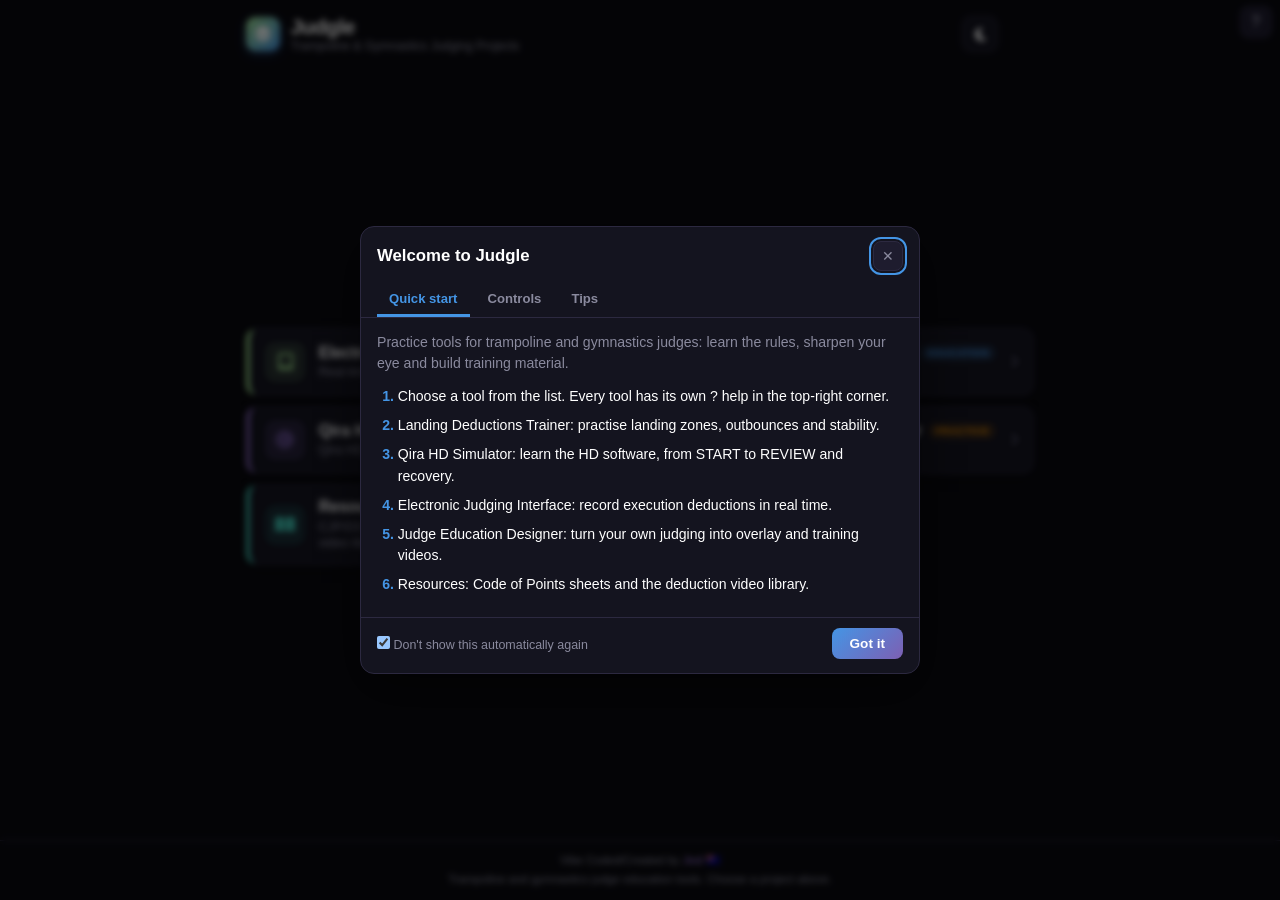
<file: index.html>
<!DOCTYPE html>
<html lang="en">
<head>
<!-- Google tag (gtag.js) -->
<script async src="https://www.googletagmanager.com/gtag/js?id=G-FWWG0H2N09"></script>
<script>
  window.dataLayer = window.dataLayer || [];
  function gtag(){dataLayer.push(arguments);}
  gtag('js', new Date());
  gtag('config', 'G-FWWG0H2N09');
</script>
    <meta charset="UTF-8">
    <meta name="viewport" content="width=device-width, initial-scale=1.0">
    <title>Judgle</title>
  <meta name="jg-footer" content="Trampoline and gymnastics judge education tools. Choose a project above.">
  <meta name="jg-help" content="index">
    <link rel="stylesheet" href="https://cdnjs.cloudflare.com/ajax/libs/font-awesome/6.4.2/css/all.min.css">
    <link rel="apple-touch-icon" sizes="180x180" href="/apple-touch-icon.png">
    <link rel="icon" type="image/png" sizes="32x32" href="/favicon-32x32.png">
    <link rel="icon" type="image/png" sizes="16x16" href="/favicon-16x16.png">
    <link rel="manifest" href="/site.webmanifest">
    <script src="js/theme.js"></script>
    <link rel="stylesheet" href="css/theme.css">
    <link rel="stylesheet" href="css/index.css">
</head>
<body>

    <header>
        <div class="brand">
            <div class="brand-mark" aria-hidden="true">
                <i class="fas fa-layer-group"></i>
            </div>
            <div class="brand-text">
                <h1>Judgle</h1>
                <span>Trampoline &amp; Gymnastics Judging Projects</span>
            </div>
        </div>
        <button class="icon-btn" id="themeToggle" title="Toggle Light/Dark Mode" aria-label="Toggle Light/Dark Mode">
            <i class="fas fa-sun" id="themeIcon"></i>
        </button>
    </header>

    <main>
        <section class="project-grid" id="projectGrid" aria-label="Judging Projects"></section>
    </main>

    <script src="js/judgle-storage.js"></script>
<script src="data/help.js"></script>
<script src="js/judgle-help.js"></script>
<script src="js/index.js"></script>
</body>
</html>
</file>
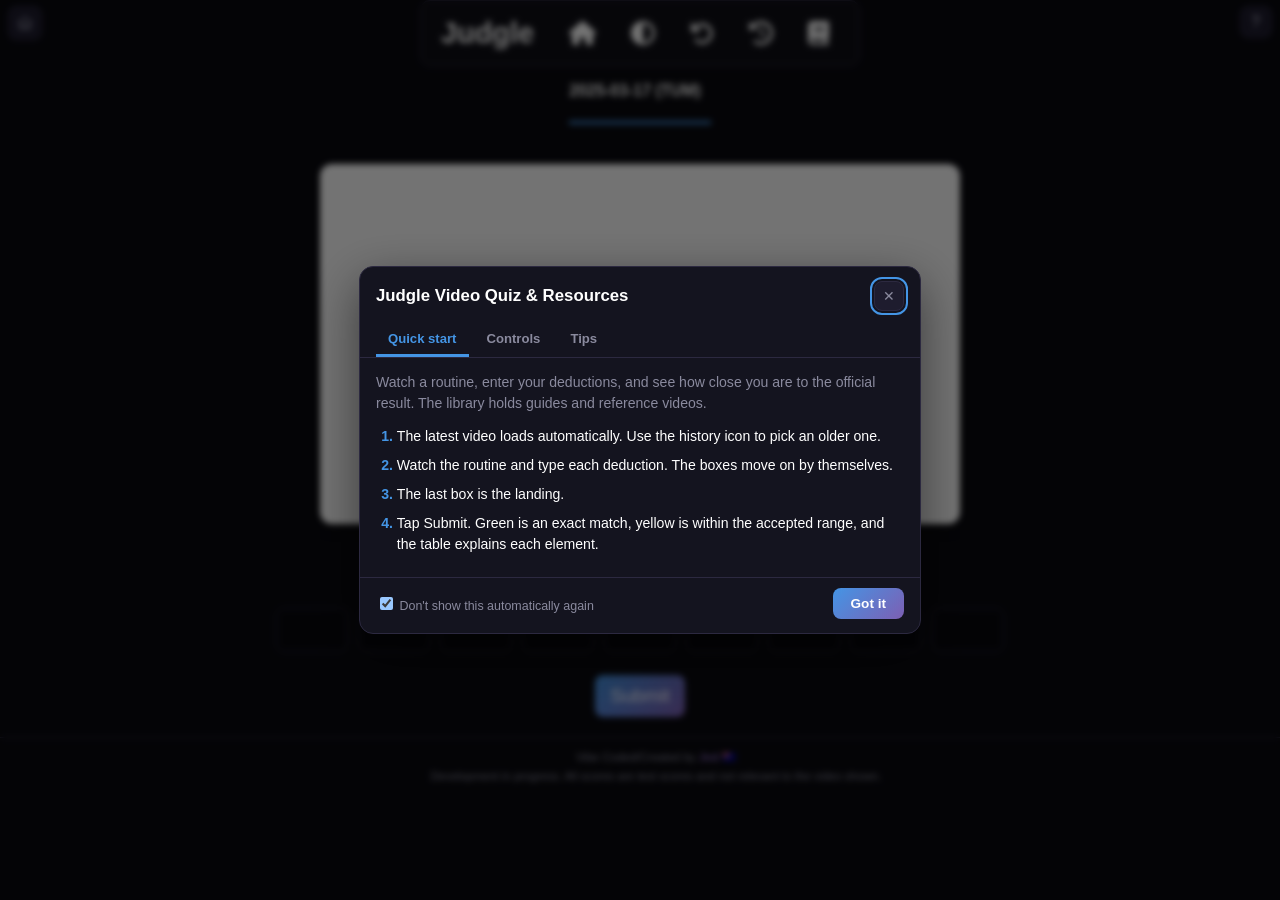
<file: judgle.html>
<!DOCTYPE html>
<html lang="en">
<head>
<!-- Google tag (gtag.js) -->
<script async src="https://www.googletagmanager.com/gtag/js?id=G-FWWG0H2N09"></script>
<script>
  window.dataLayer = window.dataLayer || [];
  function gtag(){dataLayer.push(arguments);}
  gtag('js', new Date());

  gtag('config', 'G-FWWG0H2N09');
</script>
    <meta charset="UTF-8">
    <meta name="viewport" content="width=device-width, initial-scale=1.0">
	<link rel="stylesheet" href="https://cdnjs.cloudflare.com/ajax/libs/font-awesome/6.4.2/css/all.min.css">
	<link rel="apple-touch-icon" sizes="180x180" href="/apple-touch-icon.png">
	<link rel="icon" type="image/png" sizes="32x32" href="/favicon-32x32.png">
	<link rel="icon" type="image/png" sizes="16x16" href="/favicon-16x16.png">
	<link rel="manifest" href="/site.webmanifest">
    <title>Judgle</title>
  <meta name="jg-footer" content="Development in progress. All scores are test scores and not relevant to the video shown.">
  <meta name="jg-help" content="judgle">
    <script src="js/theme.js"></script>
    <link rel="stylesheet" href="css/theme.css">
    <link rel="stylesheet" href="css/judgle.css">
</head>
<body>
	<div class="top-icons">
		 <h1 class="logo">Judgle</h1>

		<i class="fas fa-home home-icon" title="Home - Reset & Return to Quiz" onclick="goHome()"></i>
		<i class="fas fa-adjust mode-toggle" title="Toggle Light/Dark Mode" onclick="toggleMode()"></i>
		<i class="fas fa-undo reset-icon" title="Reset Quiz" onclick="restartQuiz()"></i>
		<i class="fas fa-history history-icon" title="View History" id="historyButton" onclick="toggleVideoHistory()"></i>
		<i class="fas fa-book resource-icon" title="Resource Library" onclick="toggleResourceLibrary()"></i>
	
	</div>

	<!-- Resource Library Section -->
	<div id="resourceLibrary" class="resource-library hidden">
		<div class="resource-header">
			<h2>Resource Library</h2>
			<i class="fas fa-times resource-close-icon" title="Close Resource Library" onclick="toggleResourceLibrary()"></i>
			<!--<button class="share-link-btn" onclick="copyResourceLink()" title="Copy shareable link to resource library">
				<i class="fas fa-share-alt"></i> Share Resource Link
			</button>-->
			<div class="tag-filter-container">
				<span class="filter-label">Filter by tag:</span>
				<div id="tagFilters" class="tag-filters"></div>
				<button class="clear-filters-btn" onclick="clearTagFilters()">Clear Filters</button>
			</div>
		</div>
		<div id="resourceGrid" class="resource-grid"></div>
	</div>

	<!-- Main Content -->
	<div id="mainContent">
		<div class="container">
			<!-- Video Library -->
			<div class="container">
				<div class="video-list">
					<div id="latestVideoContainer">
						
					</div> <!-- Placeholder for the latest video -->

					<!-- Hidden videos (will be shown when clicking "View History") -->
					<div id="hiddenVideos" style="display: none;">
						<div class="video-item" onclick="loadVideo('vid2')">
							<p>TRA 2</p>
						</div>
						<div class="video-item" onclick="loadVideo('vid3')">
							<p>DMT</p>
						</div>
					</div>
				</div>			
			</div>
		</div>
		<div id="warningMessage" class="hidden">Please fill in all deductions before submitting.</div>
		<!-- Video Embed -->
		<div class="video-container" id="videoPlayer">
			<!-- Will load selected video here -->
		</div>
		
		<div class="container">
			<!-- Number Input Section -->
			<div>
				<h3>Enter Your Deductions:</h3>
				<form id="quizForm">
					<div id="inputContainer">
						<!-- Input fields will be dynamically generated here -->
					</div>
					<br>
					<button type="button" id="submitButton" class="button" onclick="checkAnswers()">Submit</button>
				</form>

				<!-- Result Section -->
				<div class="result" id="result"></div>
			</div>

			<!-- Answer Table -->
			<table class="answer-table" id="answerTable" style="display:none;">
				<thead>
					<tr>
						<th>Element</th>
						<th>Your Deduction</th>
						<th>Correct Deduction</th>
						<th>Explanation</th>
					</tr>
				</thead>
				<tbody id="answerTableBody">
					<!-- Answer details will be added dynamically here -->
				</tbody>
			</table>
		</div>
	</div>
    <script src="js/judgle-storage.js"></script>
<script src="data/help.js"></script>
<script src="js/judgle-help.js"></script>
<script src="data/videos.js"></script>
<script src="data/resources.js"></script>
<script src="js/judgle.js"></script>
</body>
</html>
</file>
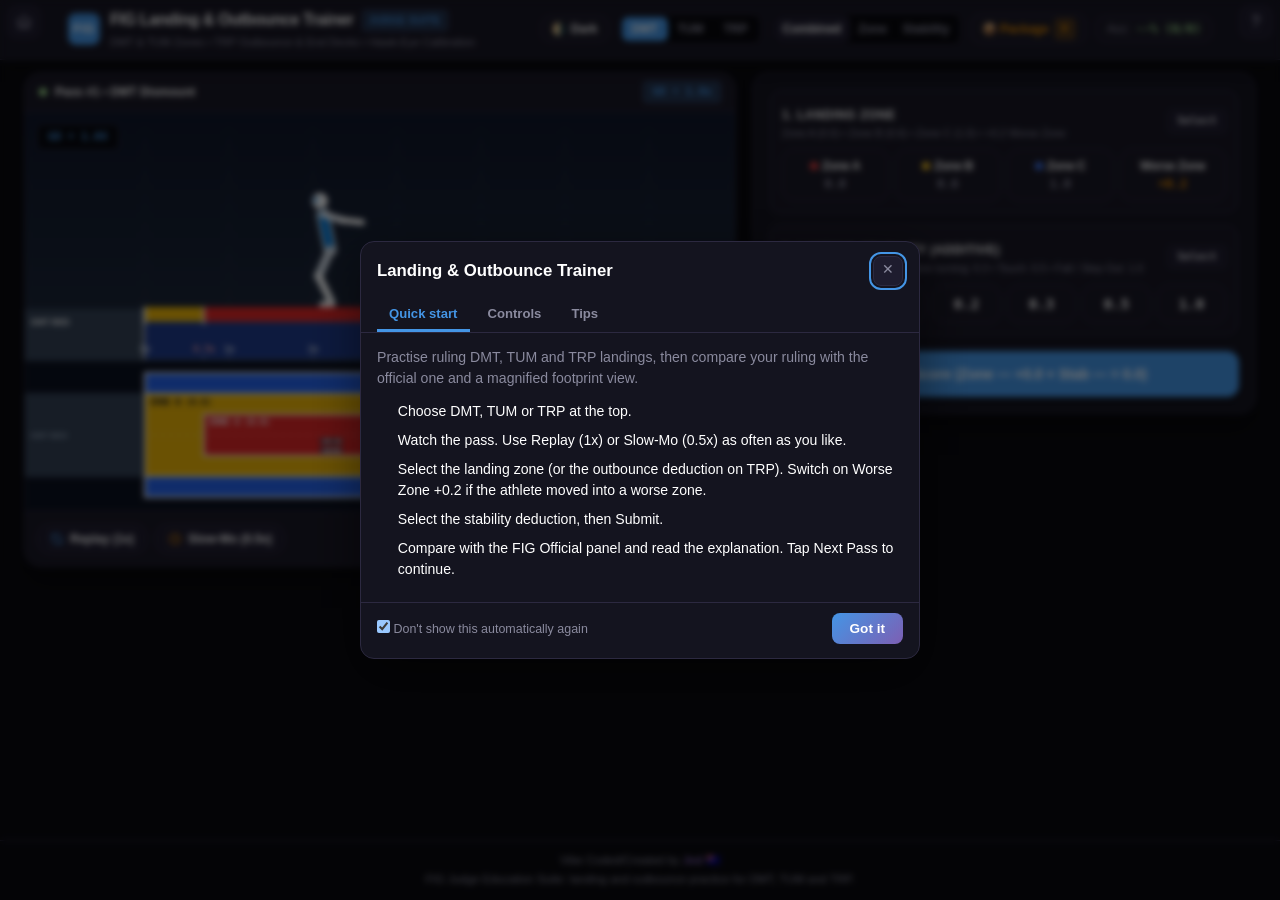
<file: landings.html>
<!DOCTYPE html>
<html lang="en">
<head>
  <meta charset="UTF-8" />
  <meta name="viewport" content="width=device-width, initial-scale=1.0, maximum-scale=1.0, user-scalable=no" />
  <title>FIG Landing &amp; Outbounce Trainer • Judge Suite</title>
  <meta name="jg-footer" content="FIG Judge Education Suite: landing and outbounce practice for DMT, TUM and TRP.">
  <meta name="jg-help" content="landings">
  <script src="js/theme.js"></script>
    <link rel="stylesheet" href="css/theme.css">
    <link rel="stylesheet" href="css/landings.css">
</head>
<body class="min-h-screen flex flex-col font-sans antialiased select-none bg-[#090d16] text-slate-100">

  <!-- TOAST NOTIFICATION BANNER -->
  <div id="toast-banner" class="fixed bottom-4 left-1/2 -translate-x-1/2 z-50 hidden items-center gap-2 px-4 py-2.5 rounded-xl bg-slate-900/95 text-white border border-sky-500/60 shadow-2xl text-xs font-bold backdrop-blur-md">
    <span class="w-2 h-2 rounded-full bg-emerald-400"></span>
    <span id="toast-text">Copied share link to clipboard!</span>
  </div>

  <!-- TOP FIG SUITE HEADER -->
  <header class="bg-[#0f172a]/95 backdrop-blur-md text-white border-b border-slate-800 shadow-lg sticky top-0 z-30">
    <div class="max-w-7xl mx-auto px-3 sm:px-6 py-2 flex flex-wrap items-center justify-between gap-2">
      <div class="flex items-center gap-2.5">
        <div class="w-8 h-8 rounded-lg bg-[#0072ce] flex items-center justify-center font-extrabold text-xs tracking-wider shadow-inner border border-sky-400/30">
          FIG
        </div>
        <div>
          <div class="flex items-center gap-2">
            <h1 class="text-sm sm:text-base font-bold tracking-tight leading-none text-white">FIG Landing &amp; Outbounce Trainer</h1>
            <span class="hidden md:inline-block text-[10px] font-semibold uppercase tracking-wider px-1.5 py-0.5 rounded bg-sky-950/80 text-sky-300 border border-sky-800/70">
              Judge Suite
            </span>
          </div>
          <p class="text-[11px] text-slate-400 mt-0.5 hidden sm:block">DMT &amp; TUM Zones • TRP Outbounce &amp; End Decks • Hawk-Eye Calibration</p>
        </div>
      </div>

      <!-- Controls Cluster: Discipline + Mode + Package Builder + Clean Accuracy Pill -->
      <div class="flex items-center gap-1.5 sm:gap-2.5 flex-wrap">
        <button type="button" data-theme-toggle class="btn-tactile px-2.5 py-1 rounded-lg bg-slate-900 border border-slate-700 text-xs font-bold text-slate-200">Theme</button>
        <div id="disc-switcher" class="inline-flex rounded-lg bg-slate-950 p-0.5 border border-slate-800" role="group" aria-label="Discipline">
          <button id="disc-DMT" type="button" onclick="setDiscipline('DMT')" class="px-2.5 py-1 rounded-md text-xs font-bold transition bg-[#0072ce] text-white shadow-sm">
            DMT
          </button>
          <button id="disc-TUM" type="button" onclick="setDiscipline('TUM')" class="px-2.5 py-1 rounded-md text-xs font-bold transition text-slate-400 hover:text-white">
            TUM
          </button>
          <button id="disc-TRP" type="button" onclick="setDiscipline('TRP')" class="px-2.5 py-1 rounded-md text-xs font-bold transition text-slate-400 hover:text-white">
            TRP
          </button>
        </div>

        <div id="mode-switcher" class="inline-flex rounded-lg bg-slate-950 p-0.5 border border-slate-800" role="group" aria-label="Training Mode">
          <button id="mode-COMBINED" type="button" onclick="setMode('COMBINED')" class="px-2 py-1 rounded-md text-[11px] sm:text-xs font-semibold transition bg-slate-800 text-white border border-slate-700/80">
            Combined
          </button>
          <button id="mode-PRIMARY" type="button" onclick="setMode('PRIMARY')" class="px-2 py-1 rounded-md text-[11px] sm:text-xs font-semibold transition text-slate-400 hover:text-white">
            Zone
          </button>
          <button id="mode-STABILITY" type="button" onclick="setMode('STABILITY')" class="px-2 py-1 rounded-md text-[11px] sm:text-xs font-semibold transition text-slate-400 hover:text-white">
            Stability
          </button>
        </div>

        <!-- Package Builder Drawer Button -->
        <button id="open-pkg-btn" type="button" onclick="togglePackageModal(true)" class="btn-tactile inline-flex items-center gap-1.5 px-2.5 py-1 rounded-lg bg-slate-900 hover:bg-slate-800 border border-slate-700 text-xs font-bold text-amber-300 shadow-xs">
          <span>📦 Package</span>
          <span id="pkg-count-pill" class="font-mono text-[10px] px-1.5 py-0.2 rounded bg-amber-500/20 text-amber-300 border border-amber-500/40">0</span>
        </button>

        <!-- Clean Accuracy Pill (No Streak Icon) -->
        <div class="flex items-center gap-1.5 bg-slate-900 border border-slate-800 px-2.5 py-1 rounded-lg text-xs">
          <span class="text-slate-400 font-medium">Acc:</span>
          <span id="stat-acc" class="font-mono font-bold text-emerald-400">--% (0/0)</span>
        </div>
      </div>
    </div>
  </header>

  <!-- SESSION MODE SUB-BANNER (Active when viewing ?s= Shared Scenario OR ?pkg= Training Package) -->
  <div id="session-banner" class="hidden bg-sky-950/80 border-b border-sky-800/80 text-sky-100">
    <div class="max-w-7xl mx-auto px-3 sm:px-6 py-2 flex flex-wrap items-center justify-between gap-2 text-xs">
      <div class="flex items-center gap-2 flex-wrap">
        <span id="session-badge" class="font-mono text-[10px] font-extrabold uppercase px-2 py-0.5 rounded bg-[#0072ce] text-white">
          SHARED SCENARIO
        </span>
        <span id="session-title" class="font-bold text-white">Reviewing Shared Pass</span>
        <span id="session-coach-note" class="text-sky-200/90 italic hidden sm:inline"></span>
      </div>
      <div class="flex items-center gap-2">
        <button type="button" onclick="exitSpecialSession()" class="px-2.5 py-1 rounded-lg bg-slate-900 hover:bg-slate-800 border border-slate-700 text-[11px] font-bold text-slate-200">
          Return to Random Practice
        </button>
      </div>
    </div>
  </div>

  <!-- MAIN WORKSPACE -->
  <main class="flex-1 max-w-7xl w-full mx-auto px-3 sm:px-6 py-2.5 sm:py-3 grid grid-cols-1 lg:grid-cols-12 gap-3 sm:gap-4 items-start">

    <!-- LEFT COLUMN: DUAL SYNCHRONIZED CANVAS & PLAYBACK TOOLBAR -->
    <section class="lg:col-span-7 bg-[#111827] rounded-2xl shadow-xl border border-slate-800 overflow-hidden flex flex-col">
      <div class="px-3.5 py-2 bg-[#0f172a] border-b border-slate-800 flex items-center justify-between text-xs gap-2">
        <div class="flex items-center gap-2 min-w-0">
          <span id="live-dot" class="w-2 h-2 rounded-full bg-emerald-400 animate-rec shrink-0"></span>
          <span id="scenario-label" class="font-bold text-slate-100 truncate">Pass #1 • DMT Dismount</span>
        </div>
        <div class="flex items-center gap-2 text-[11px] font-medium text-slate-400 shrink-0">
          <span id="playback-status-pill" class="px-2 py-0.5 rounded bg-sky-950/90 text-sky-300 border border-sky-800/70 font-mono font-bold">1.0s</span>
        </div>
      </div>

      <!-- Optional Guided Coach Prompt Banner (Shown inside Package Guided Workshop Mode) -->
      <div id="guided-prompt-bar" class="hidden px-3.5 py-2 bg-amber-950/50 border-b border-amber-800/60 text-xs text-amber-200 flex items-start gap-2">
        <span class="font-extrabold uppercase text-[10px] px-1.5 py-0.5 rounded bg-amber-500/20 text-amber-300 border border-amber-500/40 shrink-0 mt-0.5">Coach Focus</span>
        <span id="guided-prompt-text" class="leading-snug">Watch the landing foot contact and recovery.</span>
      </div>

      <div id="canvas-wrapper" class="relative w-full canvas-shell aspect-[16/10] sm:aspect-[16/9] max-h-[415px]">
        <canvas id="simCanvas" class="w-full h-full block"></canvas>
        <div id="replay-badge" class="hidden absolute top-3 left-3 bg-slate-950/90 backdrop-blur-sm text-sky-300 text-[11px] font-mono font-bold px-2.5 py-1 rounded-md border border-slate-700">
          1.0s
        </div>
      </div>

      <!-- Clean Playback & Capture Toolbar (Replay 1x, Slow-Mo 0.5x, + Package, Share) -->
      <div class="p-2.5 sm:p-3 bg-[#0f172a] border-t border-slate-800 flex flex-wrap items-center justify-between gap-2">
        <div class="flex items-center gap-1.5 sm:gap-2 flex-wrap">
          <button type="button" onclick="replayAnimation(1.0)" title="Shortcut: R" class="btn-tactile inline-flex items-center gap-1.5 px-2.5 sm:px-3 py-1.5 rounded-xl bg-slate-800 border border-slate-700 hover:bg-slate-700 hover:border-slate-600 text-slate-100 text-xs font-bold shadow-xs">
            <svg class="w-3.5 h-3.5 text-sky-400" fill="none" stroke="currentColor" stroke-width="2" viewBox="0 0 24 24"><path stroke-linecap="round" stroke-linejoin="round" d="M4 4v5h.582m15.356 2A8.001 8.001 0 004.582 9m0 0H9m11 11v-5h-.581m0 0a8.003 8.003 0 01-15.357-2m15.357 2H15"/></svg>
            <span>Replay (1x)</span>
          </button>

          <button type="button" onclick="replayAnimation(0.5)" title="Shortcut: S" class="btn-tactile inline-flex items-center gap-1.5 px-2.5 sm:px-3 py-1.5 rounded-xl bg-slate-800 border border-slate-700 hover:bg-slate-700 hover:border-slate-600 text-slate-100 text-xs font-bold shadow-xs">
            <svg class="w-3.5 h-3.5 text-amber-400" fill="none" stroke="currentColor" stroke-width="2" viewBox="0 0 24 24"><circle cx="12" cy="12" r="9"/><path stroke-linecap="round" d="M12 7v5l3 2"/></svg>
            <span>Slow-Mo (0.5x)</span>
          </button>
        </div>
		<!--
        <div class="flex items-center gap-1.5">
          <button type="button" onclick="addCurrentScenarioToPackage()" title="Save this exact pass into your Training Package" class="btn-tactile inline-flex items-center gap-1 px-2.5 py-1.5 rounded-xl bg-slate-800 hover:bg-slate-700 border border-slate-700 text-amber-300 text-[11px] font-bold">
            <span>+ Package</span>
          </button>
          <button type="button" onclick="shareCurrentScenario(false)" title="Copy link to share or query this exact pass" class="btn-tactile inline-flex items-center gap-1 px-2.5 py-1.5 rounded-xl bg-slate-800 hover:bg-slate-700 border border-slate-700 text-sky-300 text-[11px] font-bold">
            <svg class="w-3.5 h-3.5" fill="none" stroke="currentColor" stroke-width="2" viewBox="0 0 24 24"><path stroke-linecap="round" stroke-linejoin="round" d="M8.684 13.342C8.886 12.938 9 12.482 9 12c0-.482-.114-.938-.316-1.342m0 2.684a3 3 0 110-2.684m0 2.684l6.632 3.316m-6.632-6l6.632-3.316m0 0a3 3 0 105.367-2.684 3 3 0 00-5.367 2.684zm0 9.316a3 3 0 105.368 2.684 3 3 0 00-5.368-2.684z"/></svg>
            <span>Share</span>
          </button>
        </div>
		-->
      </div>
    </section>

    <!-- RIGHT COLUMN: COMPACT JUDGING PANEL, HAWK-EYE REVEAL & PACKAGE SCORECARD -->
    <section class="lg:col-span-5 bg-[#111827] rounded-2xl shadow-xl border border-slate-800 p-3 sm:p-4 flex flex-col gap-2.5">

      <!-- JUDGING INPUT FORM -->
      <div id="judging-form" class="flex flex-col gap-2.5">
        <!-- 1A. DMT/TUM Initial Landing Zone + Inline +0.2 Worse Zone Toggle (4-column row) -->
        <div id="zone-input-group" class="bg-[#0f172a]/90 rounded-xl p-2.5 sm:p-3 border border-slate-800 flex flex-col gap-2">
          <div class="flex items-center justify-between gap-2">
            <div>
              <span class="text-xs font-extrabold uppercase tracking-wider text-slate-100">1. Landing Zone</span>
              <p id="zone-rule-hint" class="text-[10.5px] text-slate-400">Zone A (0.0) • Zone B (0.6) • Zone C (1.0) • +0.2 Worse Zone</p>
            </div>
            <span id="selected-zone-badge" class="font-mono text-[11px] font-bold px-2 py-0.5 rounded bg-slate-800 border border-slate-700 text-slate-300 shrink-0">Select</span>
          </div>

          <div id="zone-buttons" class="grid grid-cols-4 gap-1.5"></div>
        </div>

        <!-- 1B. TRP Outbounce Deduction (0.0 or 0.1) -->
        <div id="outbounce-input-group" class="hidden bg-[#0f172a]/90 rounded-xl p-2.5 sm:p-3 border border-slate-800 flex-col gap-2">
          <div class="flex items-center justify-between gap-2">
            <div>
              <span class="text-xs font-extrabold uppercase tracking-wider text-slate-100">1. Outbounce Deduction</span>
              <p id="ob-rule-hint" class="text-[10.5px] text-slate-400">0.0: Clean / &le;1 circle • 0.1: Shape break or 2+ arm circles</p>
            </div>
            <span id="selected-ob-badge" class="font-mono text-[11px] font-bold px-2 py-0.5 rounded bg-slate-800 border border-slate-700 text-slate-300 shrink-0">Select</span>
          </div>
          <div id="outbounce-buttons" class="grid grid-cols-2 gap-2"></div>
        </div>

        <!-- 2. Landing Stability -->
        <div id="stability-input-group" class="bg-[#0f172a]/90 rounded-xl p-2.5 sm:p-3 border border-slate-800">
          <div class="flex items-center justify-between gap-2 mb-2">
            <div>
              <span id="stab-group-title" class="text-xs font-extrabold uppercase tracking-wider text-slate-100">2. Landing Stability (Additive)</span>
              <p id="stab-rule-hint" class="text-[10.5px] text-slate-400">0.1 per move • Unclosed: 0.3 • Touch: 0.5 • Fall / Step Out: 1.0</p>
            </div>
            <span id="selected-stab-badge" class="font-mono text-[11px] font-bold px-2 py-0.5 rounded bg-slate-800 border border-slate-700 text-slate-300 shrink-0">Select</span>
          </div>
          <div id="stability-buttons" class="grid grid-cols-6 gap-1.5"></div>
        </div>

        <!-- Live Total Preview & Submit Action -->
        <div class="pt-1 border-t border-slate-800 flex flex-col gap-1.5">
          <button id="submit-btn" type="button" onclick="submitRuling()" class="btn-tactile w-full py-2.5 sm:py-3 px-4 rounded-xl bg-[#0072ce] hover:bg-sky-600 border border-sky-400/30 text-white font-bold text-xs sm:text-sm shadow-md flex items-center justify-center gap-2">
            <span id="submit-btn-label">Submit Score (Zone — +0.0 + Stab — = 0.0)</span>
          </button>
        </div>
        <p id="validation-msg" class="hidden text-xs font-semibold text-rose-400 text-center -mt-1">
          Please select required deduction(s) before submitting.
        </p>
      </div>

      <!-- HAWK-EYE REVEAL & OFFICIAL BREAKDOWN -->
      <div id="result-panel" class="hidden flex-col gap-2.5">
        <div id="result-banner" class="rounded-xl p-3 border flex items-center justify-between">
          <div class="flex items-center gap-2.5">
            <div id="result-icon" class="w-8 h-8 rounded-lg flex items-center justify-center font-extrabold text-white text-sm">✓</div>
            <div>
              <div id="result-title" class="text-sm font-extrabold">Exact FIG Ruling!</div>
              <div id="result-subtitle" class="text-xs opacity-90">Spot-on FIG panel ruling</div>
            </div>
          </div>
          <div class="text-right font-mono">
            <div class="text-[10px] uppercase font-bold opacity-75">Official</div>
            <div id="official-total-pill" class="text-lg font-extrabold">0.0</div>
          </div>
        </div>

        <div class="grid grid-cols-2 gap-2 text-xs">
          <div class="bg-[#0f172a] rounded-xl p-2.5 border border-slate-800">
            <div class="text-[10px] font-bold uppercase tracking-wider text-slate-400 mb-1">Your Ruling</div>
            <div class="flex justify-between items-center py-0.5">
              <span id="res-row1-lbl-u" class="text-slate-300">Initial Zone:</span>
              <span id="user-zone-val" class="font-mono font-bold px-1.5 rounded">0.0</span>
            </div>
            <div id="res-row2-wrap-u" class="flex justify-between items-center py-0.5">
              <span class="text-slate-300">Zone Change:</span>
              <span id="user-zchange-val" class="font-mono font-bold px-1.5 rounded">+0.0</span>
            </div>
            <div class="flex justify-between items-center py-0.5">
              <span class="text-slate-300">Stability:</span>
              <span id="user-stab-val" class="font-mono font-bold px-1.5 rounded">0.0</span>
            </div>
            <div class="flex justify-between items-center pt-1 mt-1 border-t border-slate-800 font-bold text-white">
              <span>Total:</span>
              <span id="user-tot-val" class="font-mono">0.0</span>
            </div>
          </div>

          <div class="bg-slate-950 text-white rounded-xl p-2.5 border border-sky-900/60">
            <div class="text-[10px] font-bold uppercase tracking-wider text-sky-400 mb-1">FIG Official</div>
            <div class="flex justify-between items-center py-0.5">
              <span id="res-row1-lbl-o" class="text-slate-300">Initial Zone:</span>
              <span id="off-zone-val" class="font-mono font-bold text-emerald-400">0.0</span>
            </div>
            <div id="res-row2-wrap-o" class="flex justify-between items-center py-0.5">
              <span class="text-slate-300">Zone Change:</span>
              <span id="off-zchange-val" class="font-mono font-bold text-sky-300">+0.0</span>
            </div>
            <div class="flex justify-between items-center py-0.5">
              <span class="text-slate-300">Stability:</span>
              <span id="off-stab-val" class="font-mono font-bold text-amber-400">0.0</span>
            </div>
            <div class="flex justify-between items-center pt-1 mt-1 border-t border-slate-800 font-bold">
              <span>Total:</span>
              <span id="off-tot-val" class="font-mono text-sky-300">0.0</span>
            </div>
          </div>
        </div>

        <div class="bg-sky-950/40 border border-sky-800/70 rounded-xl p-3 text-xs text-slate-200 space-y-1">
          <div class="flex items-center justify-between gap-2">
            <span class="font-extrabold text-sky-400 uppercase tracking-wider text-[11px]">Ruling Breakdown &amp; Coaching Note</span>
            <span id="var-clearance-badge" class="font-mono text-[10px] font-bold px-2 py-0.5 rounded bg-slate-900 border border-sky-800/70 text-sky-200">
              Zone A • Stick
            </span>
          </div>
          <p id="rule-explanation" class="text-slate-300 leading-relaxed text-[11.5px]">
            Clean landing inside Zone A with 2 feet together.
          </p>
        </div>

        <!-- Primary Navigation Row: Next Pass (or Replay Pass alongside Return to Random Practice in Shared Mode) -->
        <div id="result-bottom-actions" class="grid grid-cols-1 gap-2">
          <button id="next-landing-btn" type="button" onclick="nextScenario()" title="Shortcut: Enter or Space" class="btn-tactile w-full py-2.5 sm:py-3 px-4 rounded-xl bg-[#009a44] hover:bg-emerald-600 border border-emerald-400/30 text-white font-bold text-sm shadow-md flex items-center justify-center gap-2">
            <span id="next-landing-label">Next Pass</span>
            <span id="next-landing-arrow">&rarr;</span>
          </button>

          <button id="bottom-random-btn" type="button" onclick="exitSpecialSession()" class="hidden btn-tactile w-full py-2.5 sm:py-3 px-4 rounded-xl bg-[#0072ce] hover:bg-sky-600 border border-sky-400/30 text-white font-bold text-sm shadow-md items-center justify-center gap-1.5">
            <span>Return to Random Practice</span>
          </button>
        </div>

        <!-- Secondary Bottom Row: Side-by-Side Share Scenario + Add to Package -->
        <div class="grid grid-cols-2 gap-2">
          <button id="result-share-btn" type="button" onclick="shareCurrentScenario(true)" class="btn-tactile py-2 px-3 rounded-xl bg-slate-900 hover:bg-slate-800 border border-sky-700/60 text-sky-200 text-xs font-bold flex items-center justify-center gap-1.5">
            <svg class="w-3.5 h-3.5 text-sky-400 shrink-0" fill="none" stroke="currentColor" stroke-width="2" viewBox="0 0 24 24"><path stroke-linecap="round" stroke-linejoin="round" d="M8.684 13.342C8.886 12.938 9 12.482 9 12c0-.482-.114-.938-.316-1.342m0 2.684a3 3 0 110-2.684m0 2.684l6.632 3.316m-6.632-6l6.632-3.316m0 0a3 3 0 105.367-2.684 3 3 0 00-5.367 2.684zm0 9.316a3 3 0 105.368 2.684 3 3 0 00-5.368-2.684z"/></svg>
            <span>Share Scenario</span>
          </button>

          <button id="result-add-pkg-btn" type="button" onclick="addCurrentScenarioToPackage()" class="btn-tactile py-2 px-3 rounded-xl bg-slate-900 hover:bg-slate-800 border border-amber-600/50 text-amber-300 text-xs font-bold flex items-center justify-center gap-1.5">
            <span>+ Add to Package</span>
          </button>
        </div>
      </div>

      <!-- PACKAGE COMPLETION SUMMARY SCORECARD -->
      <div id="package-summary-panel" class="hidden flex-col gap-3">
        <div class="rounded-xl p-3.5 bg-emerald-950/50 border border-emerald-700/70 flex items-center justify-between">
          <div>
            <div class="text-[10px] font-extrabold uppercase tracking-wider text-emerald-400">Training Package Complete</div>
            <div id="pkg-sum-title" class="text-sm sm:text-base font-extrabold text-white mt-0.5">Workshop Drill</div>
          </div>
          <div class="text-right font-mono">
            <div class="text-[10px] uppercase text-slate-400">Exact Score</div>
            <div id="pkg-sum-score" class="text-xl font-extrabold text-emerald-400">0 / 0</div>
          </div>
        </div>

        <div id="pkg-sum-list" class="max-h-[260px] overflow-y-auto space-y-1.5 pr-1 text-xs"></div>

        <div class="grid grid-cols-2 gap-2 pt-1">
          <button type="button" onclick="restartActivePackage()" class="btn-tactile py-2.5 px-3 rounded-xl bg-slate-800 hover:bg-slate-700 border border-slate-700 text-white text-xs font-bold">
            Restart Package
          </button>
          <button type="button" onclick="exitSpecialSession()" class="btn-tactile py-2.5 px-3 rounded-xl bg-[#0072ce] hover:bg-sky-600 border border-sky-400/30 text-white text-xs font-bold">
            Return to Random Practice
          </button>
        </div>
      </div>

    </section>
  </main>

  <!-- DELIBERATE TRAINING PACKAGE BUILDER MODAL -->
  <div id="package-modal" class="fixed inset-0 z-40 hidden items-center justify-center bg-black/75 backdrop-blur-xs p-3 sm:p-6">
    <div class="bg-[#111827] border border-slate-700 rounded-2xl shadow-2xl max-w-3xl w-full max-h-[90vh] flex flex-col overflow-hidden">
      <!-- Modal Header -->
      <div class="px-4 py-3 bg-[#0f172a] border-b border-slate-800 flex items-center justify-between gap-2">
        <div class="flex items-center gap-2">
          <span class="text-base">📦</span>
          <div>
            <h2 class="text-sm sm:text-base font-extrabold text-white leading-tight">Deliberate Training Package Builder</h2>
            <p class="text-[11px] text-slate-400">Curate specific DMT, TUM &amp; TRP passes, annotate coaching notes, and share a playlist link</p>
          </div>
        </div>
        <button type="button" onclick="togglePackageModal(false)" class="w-8 h-8 rounded-lg bg-slate-800 hover:bg-slate-700 text-slate-300 font-bold text-sm flex items-center justify-center">
          ✕
        </button>
      </div>

      <!-- Modal Body -->
      <div class="p-4 overflow-y-auto space-y-4 text-xs">
        <!-- Package Metadata & Mode Toggle -->
        <div class="grid grid-cols-1 sm:grid-cols-12 gap-2.5 bg-[#0f172a] p-3 rounded-xl border border-slate-800">
          <div class="sm:col-span-7">
            <label class="block text-[10px] font-extrabold uppercase tracking-wider text-slate-400 mb-1">Package Title</label>
            <input id="pkg-title-input" type="text" value="FIG Judging Calibration Drill" oninput="updatePackageMeta()" class="w-full px-3 py-1.5 rounded-lg bg-slate-950 border border-slate-700 text-white text-xs font-semibold focus:outline-none focus:border-sky-500" placeholder="e.g. Advanced DMT Edge Cases" />
          </div>
          <div class="sm:col-span-5">
            <label class="block text-[10px] font-extrabold uppercase tracking-wider text-slate-400 mb-1">Delivery Mode</label>
            <div class="grid grid-cols-2 gap-1 bg-slate-950 p-0.5 rounded-lg border border-slate-800">
              <button id="pkg-delivery-guided" type="button" onclick="setPackageDelivery('GUIDED')" class="py-1 px-2 rounded-md text-[11px] font-bold bg-[#0072ce] text-white">
                Guided (Notes)
              </button>
              <button id="pkg-delivery-exam" type="button" onclick="setPackageDelivery('EXAM')" class="py-1 px-2 rounded-md text-[11px] font-bold text-slate-400 hover:text-white">
                Assessment
              </button>
            </div>
          </div>
        </div>

        <!-- Quick-Add Curated Deliberate Presets -->
        <div class="space-y-2">
          <div class="flex items-center justify-between">
            <span class="text-[11px] font-extrabold uppercase tracking-wider text-sky-400">Add Deliberate Teaching Archetype</span>
            <button type="button" onclick="addCurrentScenarioToPackage(true)" class="px-2.5 py-1 rounded-lg bg-amber-500/20 hover:bg-amber-500/30 border border-amber-500/50 text-amber-300 text-[11px] font-bold">
              + Capture Active Canvas Pass
            </button>
          </div>
          <div id="preset-grid" class="grid grid-cols-1 sm:grid-cols-2 gap-1.5"></div>
        </div>

        <!-- Curated Playlist Items -->
        <div class="space-y-2">
          <div class="flex items-center justify-between">
            <span class="text-[11px] font-extrabold uppercase tracking-wider text-slate-300">Package Playlist (<span id="pkg-modal-count">0</span> Passes)</span>
            <button type="button" onclick="clearPackageItems()" class="text-[11px] font-semibold text-rose-400 hover:text-rose-300">
              Clear All
            </button>
          </div>
          <div id="pkg-items-list" class="space-y-2"></div>
        </div>
      </div>

      <!-- Modal Footer Actions -->
      <div class="px-4 py-3 bg-[#0f172a] border-t border-slate-800 flex flex-wrap items-center justify-between gap-2">
        <button type="button" onclick="copyPackageShareLink()" class="btn-tactile inline-flex items-center gap-1.5 px-3.5 py-2 rounded-xl bg-slate-800 hover:bg-slate-700 border border-sky-600/60 text-sky-300 text-xs font-bold">
          <svg class="w-3.5 h-3.5" fill="none" stroke="currentColor" stroke-width="2" viewBox="0 0 24 24"><path stroke-linecap="round" stroke-linejoin="round" d="M8.684 13.342C8.886 12.938 9 12.482 9 12c0-.482-.114-.938-.316-1.342m0 2.684a3 3 0 110-2.684m0 2.684l6.632 3.316m-6.632-6l6.632-3.316m0 0a3 3 0 105.367-2.684 3 3 0 00-5.367 2.684zm0 9.316a3 3 0 105.368 2.684 3 3 0 00-5.368-2.684z"/></svg>
          <span>Copy Shareable Package Link (?pkg=...)</span>
        </button>

        <button type="button" onclick="launchPackageSession()" class="btn-tactile inline-flex items-center gap-1.5 px-4 py-2 rounded-xl bg-[#009a44] hover:bg-emerald-600 border border-emerald-400/30 text-white text-xs font-bold shadow-md">
          <span>▶ Run Package Now</span>
        </button>
      </div>
    </div>
  </div>

  <script src="js/judgle-rules.js"></script>
<script src="js/judgle-storage.js"></script>
<script src="data/help.js"></script>
<script src="js/judgle-help.js"></script>
<script src="js/landings.js"></script>
</body>
</html>
</file>
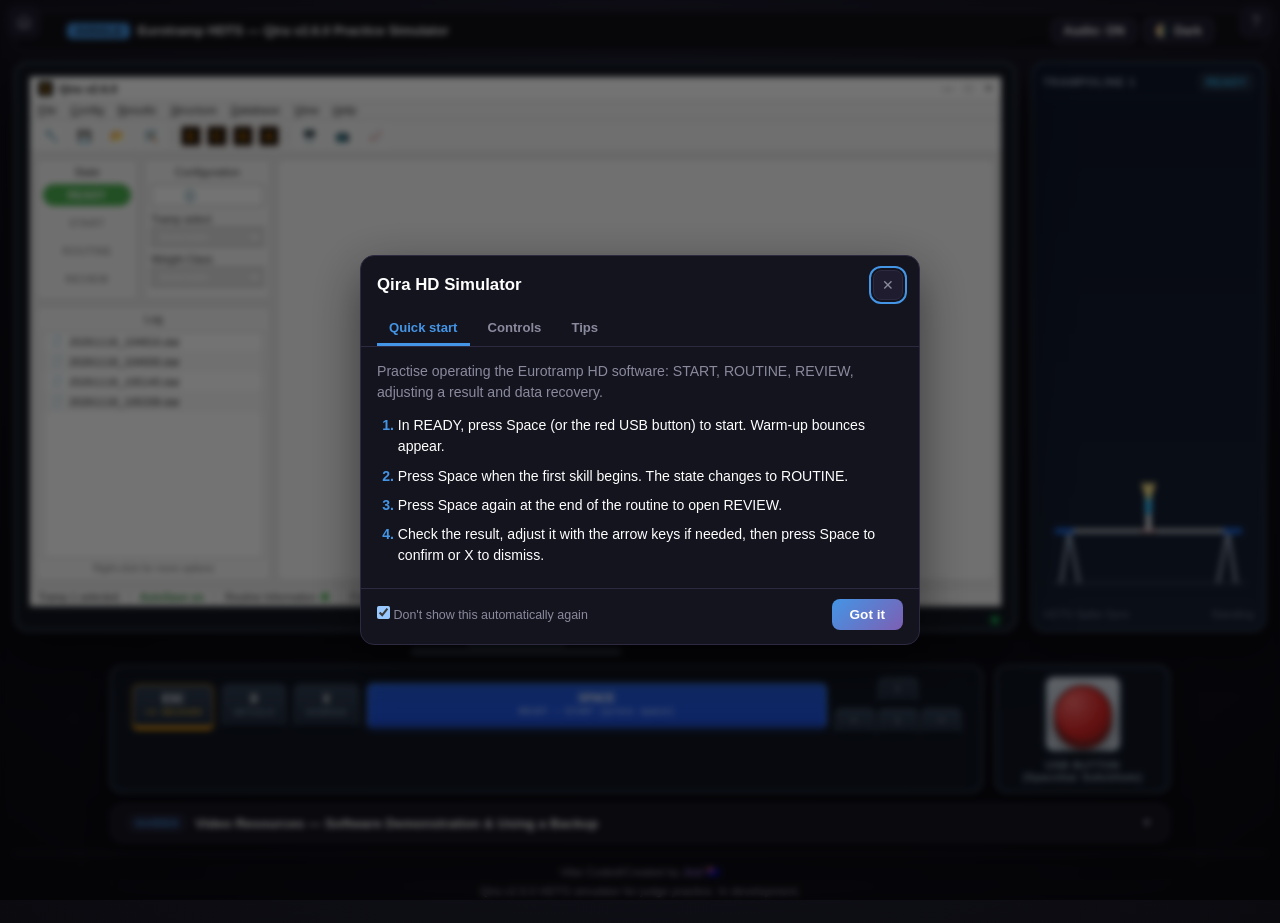
<file: qira.html>
<!DOCTYPE html>
<html lang="en">
<head>
  <meta charset="UTF-8" />
  <meta name="viewport" content="width=device-width, initial-scale=1.0, maximum-scale=1.0, user-scalable=no" />
  <title>judgle — Qira v2.6.0 HDTS Simulator</title>
  <meta name="jg-footer" content="Qira v2.6.0 HDTS simulator for judge practice. In development.">
  <meta name="jg-help" content="qira">
  <script src="js/theme.js"></script>
  <link rel="stylesheet" href="css/theme.css">
  <link rel="stylesheet" href="css/qira.css">
</head>
<body>

  <!-- Top judgle Simulator Bar -->
  <div class="sim-bar">
    <div class="sim-title">
      <span class="sim-tag">JUDGLE</span>
      <span>Eurotramp HDTS — Qira v2.6.0 Practice Simulator</span>
    </div>
    <div class="sim-controls">
      <button id="soundToggleBtn" type="button">Audio: ON</button>
      <button type="button" data-theme-toggle>Theme</button>
    </div>
  </div>

  <!-- Main Stage: HD Monitor on Left + Animated Trampoline & Gymnast on Right -->
  <div class="stage-arena">

    <!-- Monitor Bezel -->
    <div class="monitor-wrap">
      <div class="monitor-bezel">
        <div class="qira-app">

          <!-- Windows Title Bar -->
          <div class="win-titlebar">
            <div class="win-title-left">
              <span class="qira-icon">Q</span>
              <span>Qira v2.6.0</span>
            </div>
            <div class="win-controls">
              <span>—</span>
              <span>□</span>
              <span>✕</span>
            </div>
          </div>

          <!-- Menu Bar -->
          <div class="win-menubar">
            <span><u>F</u>ile</span>
            <span><u>C</u>onfig</span>
            <span><u>R</u>esults</span>
            <span><u>S</u>tructure</span>
            <span><u>D</u>atabase</span>
            <span><u>V</u>iew</span>
            <span><u>H</u>elp</span>
          </div>

          <!-- Toolbar -->
          <div class="win-toolbar">
            <button class="tb-btn" title="Settings (F2)">🔧</button>
            <button class="tb-btn" title="Save">💾</button>
            <button class="tb-btn" title="Open">📂</button>
            <button class="tb-btn" title="Autosave Config (F5)">🛠️</button>
            <div class="tb-sep"></div>
            <span class="tb-letter" title="Events (Ctrl+E)">E</span>
            <span class="tb-letter" title="Competitions (Ctrl+C)">C</span>
            <span class="tb-letter" title="Groups (Ctrl+G)">G</span>
            <span class="tb-letter" title="Athletes (Ctrl+A)">A</span>
            <div class="tb-sep"></div>
            <button class="tb-btn" title="Trampoline Window">🖥️</button>
            <button class="tb-btn" title="Result Window">📺</button>
            <button class="tb-btn" id="tbDetailsBtn" title="Result Details (Press D)">📈</button>
          </div>

          <!-- Qira 4-Area Main Workspace -->
          <div class="qira-body">

            <!-- LEFT SIDEBAR -->
            <aside class="qira-sidebar">
              <div class="sidebar-top-row">
                <!-- Area 1: Current State -->
                <div class="q-groupbox">
                  <div class="q-group-title">State</div>
                  <div class="state-pills">
                    <div class="state-pill active-ready" id="pill-READY">READY</div>
                    <div class="state-pill" id="pill-START">START</div>
                    <div class="state-pill" id="pill-ROUTINE">ROUTINE</div>
                    <div class="state-pill" id="pill-REVIEW">REVIEW</div>
                  </div>
                </div>

                <!-- Area 2: Configuration -->
                <div class="q-groupbox">
                  <div class="q-group-title">Configuration</div>
                  <button class="tara-btn" id="taraBtn" type="button" title="Calibrate zero load">
                    <span>⚖️</span><span>TARA</span>
                  </button>
                  <div class="cfg-label">Tramp select</div>
                  <select class="cfg-select" id="trampSelect">
                    <option value="Automatic" selected>Automatic</option>
                    <option value="Trampoline 1">Trampoline 1</option>
                    <option value="Trampoline 2">Trampoline 2</option>
                  </select>
                  <div class="cfg-label">Weight Class</div>
                  <select class="cfg-select" id="weightSelect">
                    <option value="Automatic" selected>Automatic</option>
                    <option value="Normal (2500N)">Normal (2500N)</option>
                    <option value="Light (1500N)">Light (1500N)</option>
                  </select>
                </div>
              </div>

              <!-- Area 3: Log -->
              <div class="q-groupbox log-box">
                <div class="q-group-title">Log</div>
                <div class="log-list" id="logList">
                  <div class="log-item"><span>📄</span><span>20261118_104816.dat</span></div>
                  <div class="log-item"><span>📄</span><span>20261118_104930.dat</span></div>
                  <div class="log-item"><span>📄</span><span>20261118_105140.dat</span></div>
                  <div class="log-item"><span>📄</span><span>20261118_105338.dat</span></div>
                </div>
                <div class="log-footer">Right-click for more options</div>
              </div>
            </aside>

            <!-- AREA 4: RESULTS WORKSPACE -->
            <section class="qira-main">

              <!-- STATE 0: READY -->
              <div class="screen-pane pane-ready active" id="pane-READY">
                <!-- Previous Confirmed Result Strip -->
                <div class="prev-result-bar" id="prevResultBar">
                  <div class="prev-box hd">
                    <span class="prev-lbl" id="prevHdLabel">Previous Horizontal Displacement</span>
                    <div class="prev-val" id="prevHdVal">--</div>
                  </div>
                  <div class="prev-box tof">
                    <span class="prev-lbl">Previous Time-of-Flight</span>
                    <div class="prev-val" id="prevTofVal">--</div>
                  </div>
                </div>

                <div class="ready-center">
                  <div class="ready-warning" id="readyWarning">
                    <div class="warn-tri"></div>
                    <span>- Trampoline is not set to 'Automatic'</span>
                  </div>
                  <div class="ready-title" id="readyMainText">READY TO GO</div>
                  <div class="ready-sub">press space to start</div>
                </div>
              </div>

              <!-- STATE 1 & 2: START & ROUTINE SPLIT VIEW -->
              <div class="screen-pane pane-live" id="pane-LIVE">
                <div class="live-col">
                  <div class="live-top-box" id="liveTopBox">
                    <!-- Shown during START -->
                    <div class="start-timer" id="startTimerText">0.0</div>

                    <!-- Shown during ROUTINE -->
                    <table class="qira-table" id="liveRoutineTable" style="display:none;">
                      <thead>
                        <tr>
                          <th style="width:28px;"></th>
                          <th>ToF [s]</th>
                          <th>HD-Ded</th>
                          <th>HD</th>
                          <th>X [cm]</th>
                          <th>Y [cm]</th>
                        </tr>
                      </thead>
                      <tbody id="liveTableBody"></tbody>
                    </table>
                  </div>

                  <div class="live-chart-box">
                    <canvas id="forceChartCanvas"></canvas>
                  </div>
                </div>

                <!-- Right Column: Trampoline 2 + Trampoline 1 -->
                <div class="tramp-stack">
                  <div class="tramp-panel inactive" id="liveTramp2Panel">
                    <div class="tramp-panel-title">TRAMPOLINE 2</div>
                    <div class="tramp-canvas-holder">
                      <canvas id="tramp2Canvas"></canvas>
                    </div>
                  </div>
                  <div class="tramp-panel active-tramp" id="liveTramp1Panel">
                    <div class="tramp-panel-title">TRAMPOLINE 1</div>
                    <div class="tramp-canvas-holder">
                      <canvas id="tramp1Canvas"></canvas>
                    </div>
                  </div>
                </div>
              </div>

              <!-- STATE 3: REVIEW -->
              <div class="screen-pane pane-review" id="pane-REVIEW">
                <div class="review-upper">
                  <div class="rev-meta-grid">
                    <div class="rev-cell"><span class="rev-mode">Individual</span></div>
                    <div class="rev-cell"><span class="rev-mode dim">Synchronized</span></div>

                    <div class="rev-cell">
                      <div class="rev-lbl">Started after</div>
                      <div class="rev-num" id="revStartedAfter">18.3s</div>
                    </div>
                    <div class="rev-cell">
                      <div class="rev-lbl">Penalty</div>
                      <div class="rev-num" id="revPenalty">0.0</div>
                    </div>

                    <div class="rev-cell">
                      <div class="rev-lbl">Deduction from</div>
                      <div class="rev-num" id="revDeductionFrom">10</div>
                      <div class="rev-hint">Arrow keys up and down</div>
                    </div>
                    <div class="rev-cell">
                      <div class="rev-lbl">Routine shifted</div>
                      <div class="rev-num" id="revRoutineShifted">0</div>
                      <div class="rev-hint">Arrow keys left and right</div>
                    </div>
                  </div>

                  <div class="rev-right-col">
                    <div class="athlete-header">
                      <div>
                        <div class="ath-field-lbl">Lastname</div>
                        <div class="ath-field-val" id="athLast">UNNO</div>
                      </div>
                      <div>
                        <div class="ath-field-lbl">Firstname</div>
                        <div class="ath-field-val" id="athFirst">Hiroto</div>
                      </div>
                    </div>
                    <div class="comp-rows">
                      <div class="comp-row"><span>Competition</span><span>Trampoline Championships</span></div>
                      <div class="comp-row"><span>Group</span><span>4</span></div>
                      <div class="comp-row"><span>Starting order</span><span id="athOrder">1</span></div>
                    </div>
                    <div class="rev-actions">
                      <button class="rev-action-btn" id="btnConfirm" type="button">
                        <span class="rev-icon">✓</span>
                        <span class="rev-btn-main">CONFIRM</span>
                        <span class="rev-btn-sub">press space</span>
                      </button>
                      <button class="rev-action-btn" id="btnDismiss" type="button">
                        <span class="rev-icon">✕</span>
                        <span class="rev-btn-main">DISMISS</span>
                        <span class="rev-btn-sub">press X</span>
                      </button>
                    </div>
                  </div>
                </div>

                <!-- Standard Review Lower: Green HD & Blue ToF Boxes -->
                <div class="review-lower" id="reviewOverviewLower">
                  <div class="score-quad hd-quad">
                    <span class="quad-label">Horizontal Displacement</span>
                    <div class="quad-score" id="revHdBig">9.6</div>
                  </div>
                  <div class="score-quad tof-quad">
                    <span class="quad-swap" id="swapDetailsBtn" title="Toggle Result Details (D)">⇄</span>
                    <span class="quad-label">Time-of-Flight</span>
                    <div class="quad-score" id="revTofBig">16.380</div>
                  </div>
                </div>

                <!-- Detailed Review Lower (D key) -->
                <div class="review-details-lower" id="reviewDetailsLower">
                  <div class="live-col">
                    <div class="live-top-box rev-detail-table-box">
                      <table class="qira-table">
                        <thead>
                          <tr>
                            <th style="width:28px;"></th>
                            <th>ToF [s]</th>
                            <th>HD-Ded</th>
                            <th>HD</th>
                            <th>X [cm]</th>
                            <th>Y [cm]</th>
                          </tr>
                        </thead>
                        <tbody id="revDetailTableBody"></tbody>
                      </table>
                    </div>
                    <div class="live-chart-box rev-detail-chart-box">
                      <canvas id="revDetailChartCanvas"></canvas>
                    </div>
                  </div>
                  <div class="tramp-stack">
                    <div class="tramp-panel inactive rev-tramp-2" id="revTramp2Panel">
                      <div class="tramp-panel-title">TRAMPOLINE 2</div>
                      <div class="tramp-canvas-holder"><canvas id="revTramp2Canvas"></canvas></div>
                    </div>
                    <div class="tramp-panel active-tramp rev-tramp-1" id="revTramp1Panel">
                      <div class="tramp-panel-title">TRAMPOLINE 1</div>
                      <div class="tramp-canvas-holder"><canvas id="revTramp1Canvas"></canvas></div>
                    </div>
                  </div>
                </div>
              </div>

            </section>
          </div>

          <!-- Windows Bottom Status Bar -->
          <div class="win-statusbar">
            <span class="sb-chip" id="sbTramp">Tramp 1 selected</span>
            <span class="sb-chip" style="color:#2e7d32;font-weight:600;">AutoSave on</span>
            <span class="sb-chip">Routine Information <span class="sb-green-dot"></span></span>
            <span id="sbHint" style="color:#555;">Press SPACE to start (or ESC × 3 for Recovery)</span>
          </div>

          <!-- =================================================================
               QIRA DATA RECOVERY DIALOGUE (Page 12 — Triggered by ESC × 3)
               ================================================================= -->
          <div class="recovery-backdrop" id="recoveryModal" role="dialog" aria-modal="true" aria-labelledby="recDialogTitle">
            <div class="win-dialog">
              <div class="win-dialog-titlebar">
                <div style="display:flex;align-items:center;gap:6px;">
                  <span class="qira-icon">Q</span>
                  <span id="recDialogTitle">Recovery</span>
                </div>
                <button class="win-dialog-close" id="recCloseBtn" type="button" title="Close">✕</button>
              </div>

              <div class="win-dialog-body">
                <!-- Top Trampoline 1 / Trampoline 2 Switcher & Window Time Readout -->
                <div class="rec-top-bar">
                  <div class="rec-tramp-toggle" role="group" aria-label="Select Trampoline">
                    <button type="button" class="rec-tramp-btn active-t1" id="recBtnTramp1">Trampoline 1</button>
                    <button type="button" class="rec-tramp-btn" id="recBtnTramp2">Trampoline 2</button>
                  </div>
                  <span id="recTimeRangeLabel" style="font-weight:600;color:#1e62d0;">0.0s – 115.0s</span>
                </div>

                <!-- TOP GRAPH: Full Buffer Overview (3 Routines + Start Jumps + Breaks) + Range Slider -->
                <div class="rec-graph-card">
                  <div class="rec-graph-hdr">
                    <span id="recTopTitle">Trampoline 1 — Full Buffer</span>
                    <span style="font-weight:400;color:#666;">Force [N]</span>
                  </div>
                  <div class="rec-overview-canvas-wrap" id="recOverviewWrap">
                    <canvas id="recOverviewCanvas"></canvas>
                  </div>
                  <!-- Dual-Handle Range Slider -->
                  <div class="range-slider-track" id="recSliderTrack" title="Drag handles or selection window to zoom">
                    <div class="range-slider-fill" id="recSliderFill"></div>
                    <div class="range-handle" id="recHandleLeft" data-handle="left" title="Adjust start time"></div>
                    <div class="range-handle" id="recHandleRight" data-handle="right" title="Adjust end time"></div>
                  </div>
                </div>

                <!-- BOTTOM GRAPH: Skill Start Slider above Zoomed View -->
                <div class="rec-graph-card">
                  <div class="rec-graph-hdr">
                    <span>Skill Start Position</span>
                    <span id="recDetectedBadge" style="color:#1e62d0;">10 skills selected</span>
                  </div>

                  <!-- Slider directly above bottom window dragging the vertical skill-start line -->
                  <div class="skill-start-slider-wrap">
                    <div class="skill-start-track" id="recSkillStartTrack" title="Drag to set where Skill 1 starts">
                      <div class="skill-start-thumb" id="recSkillStartThumb"></div>
                    </div>
                  </div>

                  <div class="rec-zoom-canvas-wrap" id="recZoomWrap" title="Click or drag to position Skill 1 start line">
                    <canvas id="recZoomCanvas"></canvas>
                  </div>
                </div>
              </div>

              <div class="win-dialog-footer">
                <div class="win-dialog-btns">
                  <button class="win-btn primary" id="recOkBtn" type="button">OK</button>
                  <button class="win-btn" id="recCancelBtn" type="button">Cancel</button>
                </div>
              </div>
            </div>
          </div>

        </div>
        <div class="monitor-label">EUROTRAMP HDTS</div>
        <div class="monitor-led"></div>
      </div>
      <div class="monitor-neck"></div>
      <div class="monitor-foot"></div>
    </div>

    <!-- Live Synchronized Gymnast on Eurotramp (Right of HD Monitor on Desktop, Condensed Strip on Mobile) -->
    <aside class="gymnast-stage-card" aria-label="Live Trampoline Gymnast View">
      <div class="gymnast-stage-hdr">
        <span id="gymTrampLabel">TRAMPOLINE 1</span>
        <span class="gymnast-badge" id="gymPhaseBadge">READY</span>
      </div>
      <div class="gymnast-canvas-holder">
        <canvas id="gymnastStageCanvas"></canvas>
      </div>
      <div class="gymnast-stage-ftr">
        <span>HDTS Spike Sync</span>
        <span id="gymSkillLabel">Standing</span>
      </div>
    </aside>

  </div>

  <!-- Physical Controls: Keyboard + Eurotramp Red USB Button -->
  <div class="hardware-deck">
    <div class="keyboard-box">
      <div class="kb-row">
        <button class="keycap esc-key" id="keyEsc" type="button" title="Press 3 times to open Recovery">
          <span>ESC</span>
          <small id="escHint">×3 RECOVER</small>
        </button>
        <button class="keycap" id="keyD" type="button">
          <span>D</span>
          <small>DETAILS</small>
        </button>
        <button class="keycap" id="keyX" type="button">
          <span>X</span>
          <small>DISMISS</small>
        </button>

        <div class="space-usb-group">
          <button class="keycap space-key" id="keySpace" type="button">
            <span>SPACE</span>
            <small id="spaceHint">READY → START (press space)</small>
          </button>
          <button class="inline-usb-btn" id="usbButtonInline" type="button" aria-label="Eurotramp USB Button">
            <span class="inline-usb-mushroom"></span>
          </button>
        </div>

        <div class="arrow-cluster" title="Review adjustments">
          <div></div>
          <button class="keycap" id="keyUp" type="button">↑</button>
          <div></div>
          <button class="keycap" id="keyLeft" type="button">←</button>
          <button class="keycap" id="keyDown" type="button">↓</button>
          <button class="keycap" id="keyRight" type="button">→</button>
        </div>
      </div>
    </div>

    <div class="usb-button-box">
      <div class="usb-housing">
        <button class="usb-mushroom" id="usbButton" type="button" aria-label="Eurotramp USB Button"></button>
      </div>
      <div class="usb-caption">USB BUTTON<br>(Spacebar Substitute)</div>
    </div>
  </div>
<!-- Expandable Video Resources Section (Collapsed by Default) -->
  <details class="video-resources-drawer" id="videoResourcesDrawer">
    <summary class="video-resources-summary">
      <div class="vr-summary-left">
        <span class="vr-badge">GUIDES</span>
        <span>Video Resources — Software Demonstration &amp; Using a Backup</span>
      </div>
      <span class="vr-chevron" aria-hidden="true">▼</span>
    </summary>
    <div class="video-resources-grid">
      <!-- Video 1: Software Demonstration -->
      <div class="video-card">
        <div class="video-card-hdr">
          <span class="video-card-title">1. Using the Qira Software</span>
          <a class="video-card-link" href="https://www.youtube.com/watch?v=TWkk8dZDUqM" target="_blank" rel="noopener noreferrer">Watch on YouTube ↗</a>
        </div>
        <div class="video-embed-frame" data-youtube-id="TWkk8dZDUqM">
          <a class="yt-placeholder-box" href="https://www.youtube.com/watch?v=TWkk8dZDUqM" target="_blank" rel="noopener noreferrer">
            <div class="yt-play-pill">▶</div>
            <div class="yt-placeholder-label">1. Using the Qira Software</div>
            <!--div class="yt-placeholder-sub">Replace PLACEHOLDER_DEMO with your YouTube Video ID</div>-->
          </a>
        </div>
      </div>
      <!-- Video 2: Using a Backup -->
      <div class="video-card">
        <div class="video-card-hdr">
          <span class="video-card-title">2. Eurotramp HD Machine Recovery Process</span>
          <a class="video-card-link" href="https://www.youtube.com/watch?v=Qq4HtR0FEMQ" target="_blank" rel="noopener noreferrer">Watch on YouTube ↗</a>
        </div>
        <div class="video-embed-frame" data-youtube-id="Qq4HtR0FEMQ">
          <a class="yt-placeholder-box" href="https://www.youtube.com/watch?v=Qq4HtR0FEMQ" target="_blank" rel="noopener noreferrer">
            <div class="yt-play-pill">▶</div>
            <div class="yt-placeholder-label">Eurotramp HD Machine Recovery Process</div>
          </a>
        </div>
      </div>
    </div>
  </details>
  <script src="js/judgle-rules.js"></script>
<script src="js/judgle-storage.js"></script>
<script src="data/help.js"></script>
<script src="js/judgle-help.js"></script>
<script src="js/qira.js"></script>
</body>
</html>
</file>
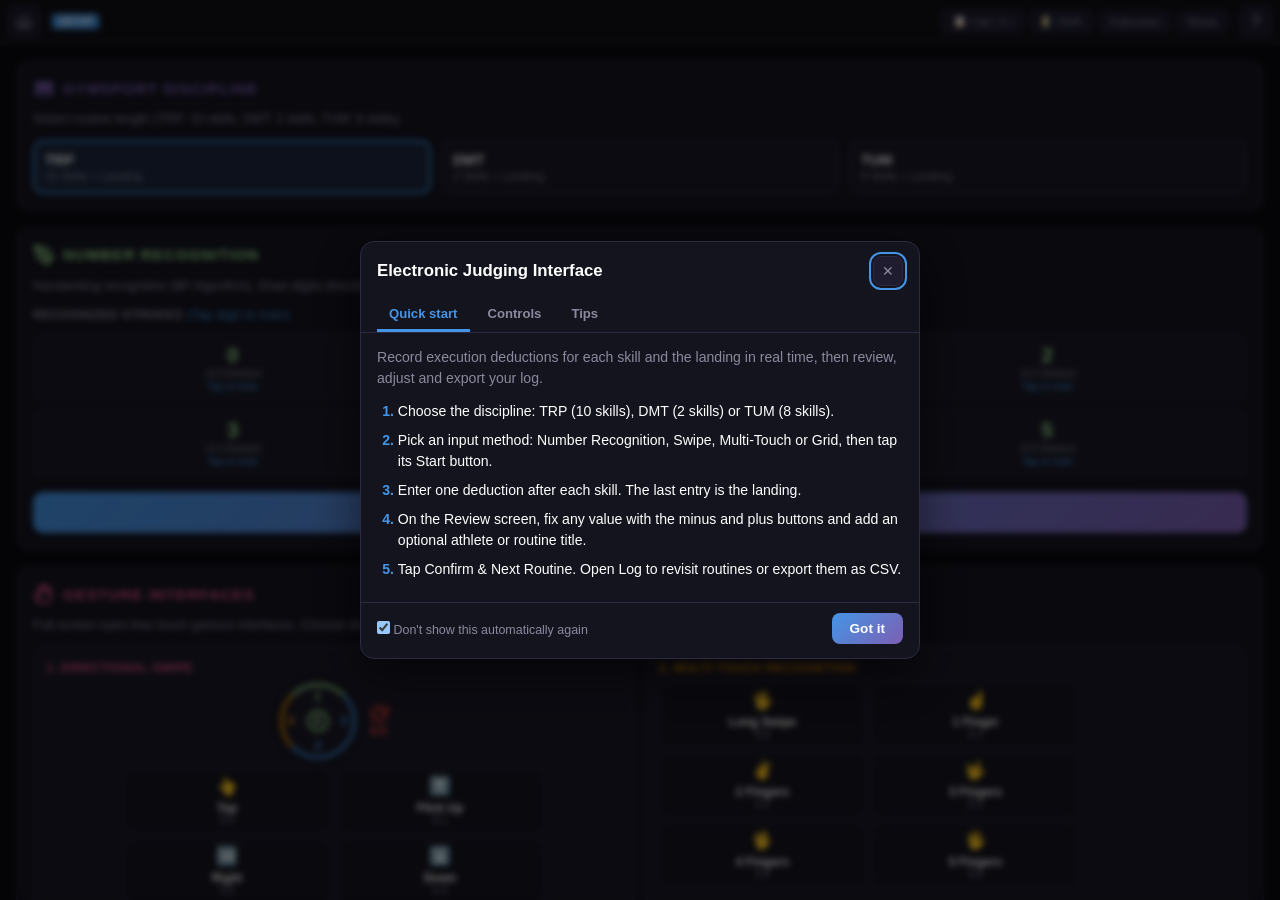
<file: rtinput.html>
<!DOCTYPE html>
<html lang="en">
<head>
  <meta charset="UTF-8">
  <meta name="viewport" content="width=device-width, initial-scale=1.0, maximum-scale=1.0, user-scalable=no">
  <script src="js/theme.js"></script>
    <link rel="stylesheet" href="css/theme.css">
    <link rel="stylesheet" href="css/components.css">
    <link rel="stylesheet" href="css/rtinput.css">
  <title>Trampoline Execution Judge Interface</title>
  <meta name="jg-footer" content="In development: aiming to create an electronic judging input method that gives real-time scoring for audiences.">
  <meta name="jg-help" content="rtinput">
  
</head>
<body>

<div class="app-wrapper">
  <!-- Top Status Bar -->
  <div class="status-bar">
    <div class="status-title">
      <span id="phaseBadge" class="phase-badge badge-routine">Setup</span>
      <span id="skillCounter" class="hidden">Skill 1 / 10</span>
    </div>
    <div style="display:flex; gap:6px; align-items:center;">
      <button id="btnFinishRoutine" class="btn-header btn-finish-routine hidden" onclick="finishRoutineEarly()">Finish Routine</button>
      <button id="btnHeaderLog" class="btn-header" onclick="openLogModal()">📋 Log (<span id="headerLogCountBadge">0</span>)</button>
      <button class="btn-header" data-theme-toggle>Theme</button>
      <button class="btn-header" onclick="toggleFullscreen()">Fullscreen</button>
      <button class="btn-header" onclick="resetToSetup()">Reset</button>
    </div>
  </div>

  <!-- Main Canvas -->
  <div class="main-content">

    <!-- 1. SETUP / CONFIGURATION SCREEN -->
    <div id="setupScreen" class="setup-screen">

      <!-- TOP SECTION: GYMSPORT DISCIPLINE SELECTOR -->
      <div class="setup-section-card">
        <div class="section-title" style="color:var(--fig-purple);">
          <!-- Square Olympic Trampoline SVG Icon -->
          <svg class="section-title-icon" style="stroke:var(--fig-purple);" viewBox="0 0 24 24" fill="none" stroke-width="2" stroke-linecap="round" stroke-linejoin="round">
            <rect x="3" y="6" width="18" height="8" rx="1.5"></rect>
            <rect x="6" y="8" width="12" height="4" rx="0.5"></rect>
            <line x1="3" y1="6" x2="6" y2="8"></line>
            <line x1="21" y1="6" x2="18" y2="8"></line>
            <line x1="3" y1="14" x2="6" y2="12"></line>
            <line x1="21" y1="14" x2="18" y2="12"></line>
            <line x1="12" y1="9" x2="12" y2="11"></line>
            <line x1="10" y1="10" x2="14" y2="10"></line>
            <path d="M 5 14 L 3 20 M 8 14 L 10 20 M 3 20 H 10"></path>
            <path d="M 19 14 L 21 20 M 16 14 L 14 20 M 14 20 H 21"></path>
          </svg>
          Gymsport Discipline
        </div>
        <div class="section-desc">Select routine length (TRP: 10 skills, DMT: 2 skills, TUM: 8 skills).</div>

        <div class="preset-group" style="grid-template-columns: repeat(3, 1fr);">
          <div class="preset-card selected" id="discTrpCard" onclick="selectDiscipline('TRP', this)">
            <h4>TRP</h4>
            <p>10 Skills + Landing</p>
          </div>
          <div class="preset-card" id="discDmtCard" onclick="selectDiscipline('DMT', this)">
            <h4>DMT</h4>
            <p>2 Skills + Landing</p>
          </div>
          <div class="preset-card" id="discTumCard" onclick="selectDiscipline('TUM', this)">
            <h4>TUM</h4>
            <p>8 Skills + Landing</p>
          </div>
        </div>
      </div>

      <!-- SECTION 0: NUMBER RECOGNITION INTERFACE -->
      <div class="setup-section-card">
        <div class="section-title" style="color:var(--fig-green);">
          <svg class="section-title-icon" style="stroke:var(--fig-green);" viewBox="0 0 24 24" fill="none" stroke-width="2.2" stroke-linecap="round" stroke-linejoin="round">
            <path d="M12 19l7-7 3 3-7 7-3-3z"></path>
            <path d="M18 13l-1.5-7.5L2 2l3.5 14.5L13 18l5-5z"></path>
            <path d="M2 2l7.58 7.58"></path>
            <circle cx="11" cy="11" r="2"></circle>
          </svg>
          Number Recognition
        </div>
        <div class="section-desc">Handwriting recognition ($P Algorithm). Draw digits directly on screen per skill element.</div>

        <div class="section-subtitle">
          <span>Recognized Strokes <span style="font-weight:normal; text-transform:none; color:var(--fig-blue);">(Tap digit to train)</span></span>
          <button id="btnResetPatterns" class="btn-reset-patterns hidden" onclick="clearSavedCustomTemplates()">Reset Saved</button>
        </div>
        <div class="num-guide-grid">
          <div class="num-guide-card" onclick="openTemplateTrainer('0')">
            <div class="num-guide-digit">0</div>
            <div class="num-guide-val">-0.0 Deduct</div>
            <div class="num-guide-hint" id="hint-0"><span>Tap to train</span></div>
          </div>
          <div class="num-guide-card" onclick="openTemplateTrainer('1')">
            <div class="num-guide-digit">1</div>
            <div class="num-guide-val">-0.1 Deduct</div>
            <div class="num-guide-hint" id="hint-1"><span>Tap to train</span></div>
          </div>
          <div class="num-guide-card" onclick="openTemplateTrainer('2')">
            <div class="num-guide-digit">2</div>
            <div class="num-guide-val">-0.2 Deduct</div>
            <div class="num-guide-hint" id="hint-2"><span>Tap to train</span></div>
          </div>
          <div class="num-guide-card" onclick="openTemplateTrainer('3')">
            <div class="num-guide-digit">3</div>
            <div class="num-guide-val">-0.3 Deduct</div>
            <div class="num-guide-hint" id="hint-3"><span>Tap to train</span></div>
          </div>
          <div class="num-guide-card" onclick="openTemplateTrainer('4')">
            <div class="num-guide-digit">4</div>
            <div class="num-guide-val">-0.4 Deduct</div>
            <div class="num-guide-hint" id="hint-4"><span>Tap to train</span></div>
          </div>
          <div class="num-guide-card" onclick="openTemplateTrainer('5')">
            <div class="num-guide-digit">5</div>
            <div class="num-guide-val">-0.5 Deduct</div>
            <div class="num-guide-hint" id="hint-5"><span>Tap to train</span></div>
          </div>
        </div>

        <button class="btn-primary btn-recognizer-start" onclick="startRoutine('recognizer')" style="width:100%; margin-top:4px;">Start Number Recognition Judging</button>
      </div>

      <!-- SECTION 1: GESTURE INTERFACE SECTION (SWIPE + MULTI-TOUCH SIDE-BY-SIDE) -->
      <div class="setup-section-card">
        <div class="section-title" style="color:var(--fig-pink);">
          <svg class="section-title-icon" style="stroke:var(--fig-pink);" viewBox="0 0 24 24" fill="none" stroke-width="2.2" stroke-linecap="round" stroke-linejoin="round">
            <path d="M18 11V6a2 2 0 0 0-2-2v0a2 2 0 0 0-2 2v0"></path>
            <path d="M14 10V4a2 2 0 0 0-2-2v0a2 2 0 0 0-2 2v6"></path>
            <path d="M10 10.5V6a2 2 0 0 0-2-2v0a2 2 0 0 0-2 2v8"></path>
            <path d="M18 8a2 2 0 0 1 2 2v4a8 8 0 0 1-8 8h-2c-2.8 0-4.5-.8-5.6-2.4L2.5 15a1.2 1.2 0 0 1 .4-1.7v0a1.2 1.2 0 0 1 1.6.4l2.5 3.8"></path>
          </svg>
          Gesture Interfaces
        </div>
        <div class="section-desc">Full-screen eyes-free touch gesture interfaces. Choose directional swipes or multi-finger taps.</div>

        <div class="gesture-split-container">
          
          <!-- LEFT SUB-CARD: DIRECTIONAL SWIPE INTERFACE -->
          <div class="gesture-subcard">
            <div>
              <div class="section-subtitle" style="color:var(--fig-pink); margin-bottom:8px;">1. Directional Swipe</div>
              <div class="swipe-setup-content">
                <div class="visual-guide-column">
                  <div class="visual-compass-wrapper">
                    <div class="visual-compass-inner">
                      <div class="v-compass-node v-node-top">1</div>
                      <div class="v-compass-node v-node-right">2</div>
                      <div class="v-compass-node v-node-bottom">3</div>
                      <div class="v-compass-node v-node-left">4</div>
                      <div class="v-compass-node v-node-center">0</div>
                    </div>
                  </div>
                  <div class="visual-circle-guide">
                    <svg class="red-refresh-svg" viewBox="0 0 24 24" fill="none" stroke-width="2.8" stroke-linecap="round" stroke-linejoin="round">
                      <polyline points="23 4 23 10 17 10"></polyline>
                      <path d="M20.49 15a9 9 0 1 1-2.12-9.36L23 10"></path>
                    </svg>
                    <span class="circle-val-label">0.5</span>
                  </div>
                </div>

                <div class="swipe-guide-grid setup-guide-grid" style="grid-template-columns: repeat(2, 1fr); gap:6px;">
                  <div class="swipe-guide-card" style="padding:6px;"><div class="swipe-guide-icon" style="font-size:1.1rem;">👆</div><div class="swipe-guide-action">Tap</div><div class="swipe-guide-zone">0.0</div></div>
                  <div class="swipe-guide-card" style="padding:6px;"><div class="swipe-guide-icon" style="font-size:1.1rem;">⬆️</div><div class="swipe-guide-action">Flick Up</div><div class="swipe-guide-zone">0.1</div></div>
                  <div class="swipe-guide-card" style="padding:6px;"><div class="swipe-guide-icon" style="font-size:1.1rem;">➡️</div><div class="swipe-guide-action">Right</div><div class="swipe-guide-zone">0.2</div></div>
                  <div class="swipe-guide-card" style="padding:6px;"><div class="swipe-guide-icon" style="font-size:1.1rem;">⬇️</div><div class="swipe-guide-action">Down</div><div class="swipe-guide-zone">0.3</div></div>
                  <div class="swipe-guide-card" style="padding:6px;"><div class="swipe-guide-icon" style="font-size:1.1rem;">⬅️</div><div class="swipe-guide-action">Left</div><div class="swipe-guide-zone">0.4</div></div>
                  <div class="swipe-guide-card" style="padding:6px;"><div class="swipe-guide-icon" style="font-size:1.1rem;">🔄</div><div class="swipe-guide-action">Circle</div><div class="swipe-guide-zone">0.5</div></div>
                </div>
              </div>
            </div>

            <button class="btn-primary btn-swipe-start" onclick="startRoutine('swipe')" style="width:100%;">Start Swipe Judging</button>
          </div>

          <!-- RIGHT SUB-CARD: MULTI-TOUCH RECOGNITION INTERFACE -->
          <div class="gesture-subcard">
            <div>
              <div class="section-subtitle" style="color:var(--fig-orange); margin-bottom:8px;">2. Multi-Touch Recognition</div>
              <div class="swipe-guide-grid setup-guide-grid" style="grid-template-columns: repeat(2, 1fr); gap:6px;">
                <div class="swipe-guide-card" style="padding:6px;"><div class="swipe-guide-icon" style="font-size:1.1rem;">🖐️</div><div class="swipe-guide-action">Long Swipe</div><div class="swipe-guide-zone">0.0</div></div>
                <div class="swipe-guide-card" style="padding:6px;"><div class="swipe-guide-icon" style="font-size:1.1rem;">☝️</div><div class="swipe-guide-action">1 Finger</div><div class="swipe-guide-zone">0.1</div></div>
                <div class="swipe-guide-card" style="padding:6px;"><div class="swipe-guide-icon" style="font-size:1.1rem;">✌️</div><div class="swipe-guide-action">2 Fingers</div><div class="swipe-guide-zone">0.2</div></div>
                <div class="swipe-guide-card" style="padding:6px;"><div class="swipe-guide-icon" style="font-size:1.1rem;">🤟</div><div class="swipe-guide-action">3 Fingers</div><div class="swipe-guide-zone">0.3</div></div>
                <div class="swipe-guide-card" style="padding:6px;"><div class="swipe-guide-icon" style="font-size:1.1rem;">🖖</div><div class="swipe-guide-action">4 Fingers</div><div class="swipe-guide-zone">0.4</div></div>
                <div class="swipe-guide-card" style="padding:6px;"><div class="swipe-guide-icon" style="font-size:1.1rem;">🖐️</div><div class="swipe-guide-action">5 Fingers</div><div class="swipe-guide-zone">0.5</div></div>
              </div>
            </div>

            <button class="btn-primary btn-multitouch-start" onclick="startRoutine('multitouch')" style="width:100%;">Start Multi-Touch Judging</button>
          </div>

        </div>
      </div>

      <!-- SECTION 2: GRID INTERFACE & PRESETS -->
      <div class="setup-section-card">
        <div class="section-title">
          <svg class="section-title-icon" viewBox="0 0 24 24" fill="none" stroke-width="2.2" stroke-linecap="round" stroke-linejoin="round">
            <rect x="3" y="3" width="7" height="7" rx="1.5"></rect>
            <rect x="14" y="3" width="7" height="7" rx="1.5"></rect>
            <rect x="14" y="14" width="7" height="7" rx="1.5"></rect>
            <rect x="3" y="14" width="7" height="7" rx="1.5"></rect>
          </svg>
          Grid Interface
        </div>
        <div class="section-desc">Traditional 2x3 on-screen touch zones spanning 95%+ of the display during live judging.</div>

        <div class="section-subtitle">Select E-Judge Preset</div>
        <div class="preset-group">
          <div class="preset-card selected" id="presetFigCard" onclick="selectPreset('fig', this)">
            <h4>FIG Standard</h4>
            <p>0.0, 0.1, 0.2, 0.3, 0.4, 0.5</p>
          </div>
          <div class="preset-card" id="presetFlippedCard" onclick="selectPreset('flipped', this)">
            <h4>FIG (Flipped)</h4>
            <p>Right-to-Left orientation</p>
          </div>
        </div>

        <button class="btn-primary" onclick="startRoutine('grid')" style="width:100%; margin-top:4px;">Start Grid Judging</button>
      </div>
      <div data-jg-footer-mount></div>

    </div>

    <!-- 2A. ROUTINE & LANDING 2x3 GRID INPUT WITH ROW BANDING -->
    <div id="gridScreen" class="grid-container hidden">
      <div class="zone-btn zone-row-top" id="zone0"><span class="val">0.0</span><span class="zone-sub"></span></div>
      <div class="zone-btn zone-row-top" id="zone1"><span class="val">0.1</span><span class="zone-sub"></span></div>
      
      <div class="zone-btn zone-row-mid" id="zone2"><span class="val">0.2</span><span class="zone-sub"></span></div>
      <div class="zone-btn zone-row-mid" id="zone3"><span class="val">0.3</span><span class="zone-sub"></span></div>
      
      <div class="zone-btn zone-row-bot" id="zone4"><span class="val">0.4</span><span class="zone-sub"></span></div>
      <div class="zone-btn zone-row-bot" id="zone5"><span class="val">0.5</span><span class="zone-sub"></span></div>
    </div>

    <!-- 2B. SWIPE / GESTURE INPUT INTERFACE -->
    <div id="swipeScreen" class="swipe-container hidden">
      <canvas id="gestureCanvas" class="gesture-canvas"></canvas>

      <div class="swipe-bg-overlay">
        <div class="bg-compass">
          <div class="compass-ring"></div>
          <div class="compass-item compass-top">
            <span class="compass-icon">⬆️</span>
            <span>0.1</span>
          </div>
          <div class="compass-item compass-right">
            <span class="compass-icon">➡️</span>
            <span>0.2</span>
          </div>
          <div class="compass-item compass-bottom">
            <span class="compass-icon">⬇️</span>
            <span>0.3</span>
          </div>
          <div class="compass-item compass-left">
            <span class="compass-icon">⬅️</span>
            <span>0.4</span>
          </div>
          <div class="compass-item compass-center">
            <span class="compass-icon">👆</span>
            <span>0.0</span>
            <div style="font-size:0.6rem; color:var(--fig-purple); margin-top:2px;">🔄 0.5</div>
          </div>
        </div>
      </div>

      <div class="swipe-feedback-area">
        <div class="swipe-feedback-label" id="swipeFeedbackLabel">Skill 1 / 10</div>
        <div class="swipe-feedback-val" id="swipeFeedbackVal">0.0</div>
        <div class="swipe-last-action" id="swipeLastAction">Ready for gesture</div>
      </div>

      <div class="swipe-guide-grid">
        <div class="swipe-guide-card">
          <div class="swipe-guide-icon">👆</div>
          <div class="swipe-guide-action">Tap</div>
          <div class="swipe-guide-zone">0</div>
        </div>
        <div class="swipe-guide-card">
          <div class="swipe-guide-icon">⬆️</div>
          <div class="swipe-guide-action">Flick Up</div>
          <div class="swipe-guide-zone">0.1</div>
        </div>
        <div class="swipe-guide-card">
          <div class="swipe-guide-icon">➡️</div>
          <div class="swipe-guide-action">Swipe Right</div>
          <div class="swipe-guide-zone">0.2</div>
        </div>
        <div class="swipe-guide-card">
          <div class="swipe-guide-icon">⬇️</div>
          <div class="swipe-guide-action">Flick Down</div>
          <div class="swipe-guide-zone">0.3</div>
        </div>
        <div class="swipe-guide-card">
          <div class="swipe-guide-icon">⬅️</div>
          <div class="swipe-guide-action">Swipe Left</div>
          <div class="swipe-guide-zone">0.4</div>
        </div>
        <div class="swipe-guide-card">
          <div class="swipe-guide-icon">🔄</div>
          <div class="swipe-guide-action">Circle</div>
          <div class="swipe-guide-zone">0.5</div>
        </div>
      </div>
    </div>

    <!-- 2C. MULTI-TOUCH RECOGNITION INTERFACE -->
    <div id="multiTouchScreen" class="multitouch-container hidden">
      <canvas id="multiTouchCanvas" class="gesture-canvas"></canvas>

      <div class="swipe-feedback-area">
        <div class="swipe-feedback-label" id="mtFeedbackLabel">Skill 1 / 10</div>
        <div class="swipe-feedback-val" id="mtFeedbackVal">0.0</div>
        <div class="swipe-last-action" id="mtLastAction" style="color:var(--fig-orange);">Tap with 1 to 5 fingers, or perform a deliberate long swipe for 0.0</div>
      </div>

      <div class="swipe-guide-grid">
        <div class="swipe-guide-card">
          <div class="swipe-guide-icon">🖐️</div>
          <div class="swipe-guide-action">Long Swipe</div>
          <div class="swipe-guide-zone">0.0</div>
        </div>
        <div class="swipe-guide-card">
          <div class="swipe-guide-icon">☝️</div>
          <div class="swipe-guide-action">1 Finger</div>
          <div class="swipe-guide-zone">0.1</div>
        </div>
        <div class="swipe-guide-card">
          <div class="swipe-guide-icon">✌️</div>
          <div class="swipe-guide-action">2 Fingers</div>
          <div class="swipe-guide-zone">0.2</div>
        </div>
        <div class="swipe-guide-card">
          <div class="swipe-guide-icon">🤟</div>
          <div class="swipe-guide-action">3 Fingers</div>
          <div class="swipe-guide-zone">0.3</div>
        </div>
        <div class="swipe-guide-card">
          <div class="swipe-guide-icon">🖖</div>
          <div class="swipe-guide-action">4 Fingers</div>
          <div class="swipe-guide-zone">0.4</div>
        </div>
        <div class="swipe-guide-card">
          <div class="swipe-guide-icon">🖐️</div>
          <div class="swipe-guide-action">5 Fingers</div>
          <div class="swipe-guide-zone">0.5</div>
        </div>
      </div>
    </div>

    <!-- 2D. NUMBER RECOGNITION INTERFACE -->
    <div id="recognizerScreen" class="recognizer-container hidden">
      <canvas id="recognizerCanvas" class="recognizer-canvas"></canvas>

      <div class="recognizer-bg-guide">
        <span id="recBgDigit">✍️</span>
        <div class="recognizer-instructions">Draw digit on canvas (0..5, 10)</div>
      </div>

      <div class="swipe-feedback-area">
        <div class="swipe-feedback-label" id="recFeedbackLabel">Skill 1 / 10</div>
        <div class="swipe-feedback-val" id="recFeedbackVal">0.0</div>
        <div class="swipe-last-action" id="recLastAction" style="color:var(--fig-green);">Draw number stroke</div>
      </div>

      <div class="quick-override-bar">
        <button class="quick-btn" onclick="quickSelectRecognized(0)">0.0</button>
        <button class="quick-btn" onclick="quickSelectRecognized(1)">0.1</button>
        <button class="quick-btn" onclick="quickSelectRecognized(2)">0.2</button>
        <button class="quick-btn" onclick="quickSelectRecognized(3)">0.3</button>
        <button class="quick-btn" onclick="quickSelectRecognized(4)">0.4</button>
        <button class="quick-btn" onclick="quickSelectRecognized(5)">0.5</button>
      </div>
    </div>

    <!-- 3. REVIEW & EDIT SCREEN -->
    <div id="reviewScreen" class="review-screen hidden">

      <div class="review-log-nav" id="reviewLogNav">
        <button class="btn-log-nav" id="btnNavPrev" onclick="cycleLogEntry(-1)">◀</button>
        <div class="log-nav-title" id="logNavTitle">
          <span>📋</span> Routine #1 of 1 (<span id="logNavDisc">TRP</span>)
        </div>
        <button class="btn-log-nav" id="btnNavNext" onclick="cycleLogEntry(1)">▶</button>
      </div>

      <!-- LOG TITLE / ATHLETE LABEL INPUT + RECENT CHIPS (ROLLING LAST 4) -->
      <div class="review-title-section">
        <div class="review-title-input-row">
          <span class="title-input-icon">✏️</span>
          <input
            type="text"
            id="routineTitleInput"
            class="routine-title-input"
            placeholder="Tap to add athlete / routine title..."
            maxlength="40"
            oninput="handleRoutineTitleInput()"
          />
          <span id="titleEditBadge" class="title-edit-badge">Optional</span>
          <button type="button" id="btnClearTitle" class="btn-clear-title hidden" onclick="clearRoutineTitleInput()" title="Clear title">✕</button>
        </div>
        <div id="recentTitleChips" class="recent-chips-row hidden"></div>
      </div>

      <div class="score-banner">
        <div class="score-box">
          <span class="score-lbl">Skills</span>
          <div class="value-controls-group">
            <button class="btn-step" onclick="adjustSkillsCount(-1)">−</button>
            <span class="sk-val" id="skillsCountDisplay" style="color:var(--fig-blue);">10</span>
            <button class="btn-step" onclick="adjustSkillsCount(1)">+</button>
          </div>
        </div>

        <div class="score-box">
          <span class="score-lbl">Total Deductions</span>
          <div class="deduct-val" id="totalDeductDisplay">0.00</div>
        </div>

        <div class="score-box">
          <span class="score-lbl">Net E-Score</span>
          <div class="score-val" id="netScoreDisplay">10.00</div>
        </div>
      </div>

      <div class="review-list" id="reviewList"></div>

      <div class="review-action-bar">
        <button class="btn-primary" onclick="confirmAndNextRoutine()" style="flex: 1.2;">Confirm & Next Routine</button>
        <button class="btn-primary btn-log-trigger" onclick="openLogModal()" style="flex: 0.9;">📋 Log (<span id="reviewLogCountBadge">0</span>)</button>
        <button class="btn-primary btn-secondary" onclick="resetToSetup()" style="flex: 1;">Change Input Method</button>
      </div>
    </div>

    <!-- 4. ROUTINE HISTORY LOG MODAL -->
    <div id="logModal" class="modal-overlay hidden">
      <div class="log-modal-card">
        <div class="log-header">
          <div class="log-title">
            <span>📋</span> Routine History Log
          </div>
          <button class="btn-header" onclick="closeLogModal()">✕ Close</button>
        </div>

        <div class="log-list-container" id="logListContainer"></div>

        <div class="log-actions-bar">
          <button class="btn-primary btn-secondary" onclick="clearLogHistory()" style="flex: 1;">🗑️ Clear Log</button>
          <button class="btn-primary" onclick="exportLogCSV()" style="flex: 1.2;">📥 Export Log (CSV)</button>
        </div>
      </div>
    </div>

    <!-- 5. CUSTOM GESTURE TRAINER MODAL -->
    

  </div>
</div>

<script src="js/judgle-rules.js"></script>
<script src="js/judgle-storage.js"></script>
<script src="js/judgle-utils.js"></script>
<script src="js/judgle-recognizer.js"></script>
<script src="js/judgle-trainer.js"></script>
<script src="data/help.js"></script>
<script src="js/judgle-help.js"></script>
<script src="js/rtinput.js"></script>
</body>
</html>
</file>
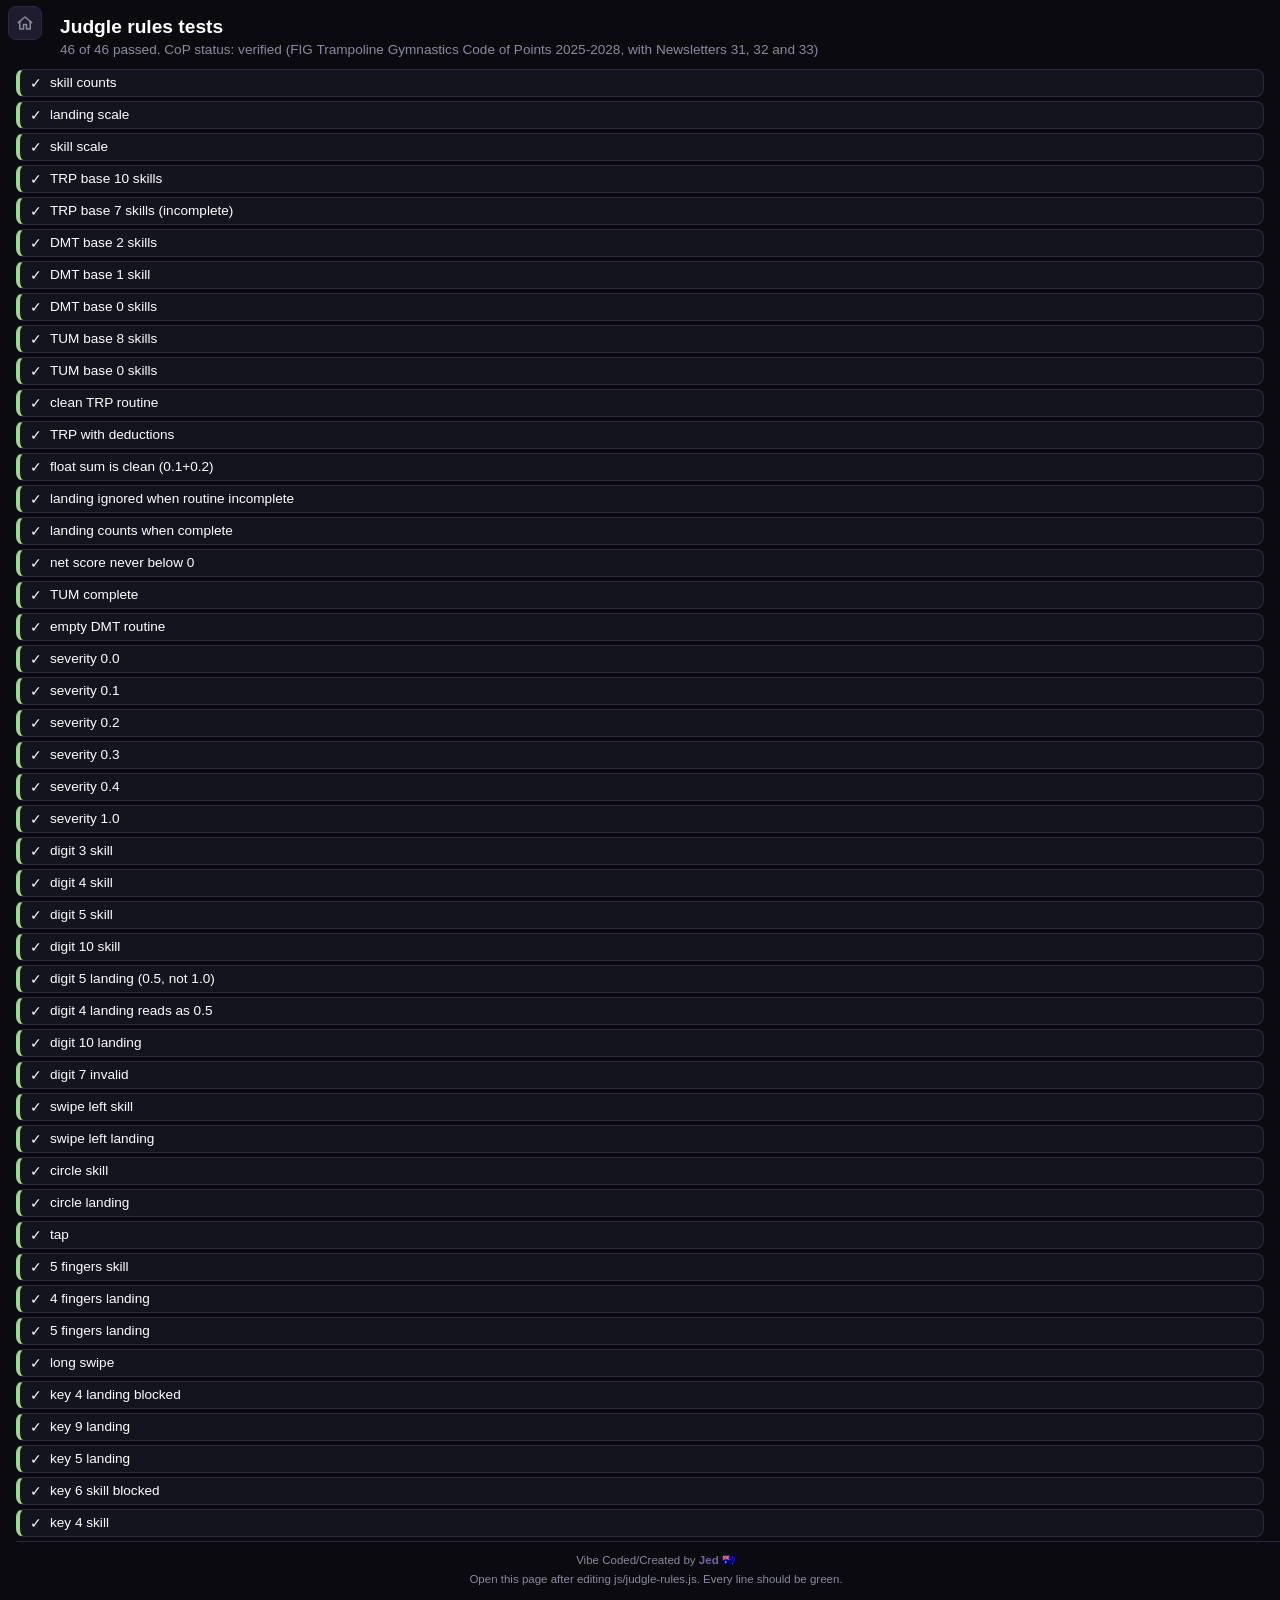
<file: tests/rules-test.html>
<!DOCTYPE html>
<html lang="en">
<head>
  <meta charset="UTF-8">
  <meta name="viewport" content="width=device-width, initial-scale=1.0">
  <title>Judgle rules tests</title>
  <meta name="jg-footer" content="Open this page after editing js/judgle-rules.js. Every line should be green.">
  <script src="../js/theme.js"></script>
  <link rel="stylesheet" href="../css/theme.css">
  <style>
    body { margin: 0; padding: 16px 16px 0; background: var(--bg-dark); color: var(--text-main); font-family: var(--font-ui); min-height: 100vh; display: flex; flex-direction: column; }
    h1 { font-size: 1.2rem; margin: 0 0 4px 44px; }
    .sum { margin: 0 0 12px 44px; color: var(--text-sub); font-size: .85rem; }
    .row { display: flex; gap: 8px; padding: 5px 10px; margin-bottom: 4px; background: var(--card-bg); border: 1px solid var(--border-col); border-radius: 8px; font-size: .85rem; }
    .ok { border-left: 4px solid var(--fig-green); } .bad { border-left: 4px solid var(--fig-red); }
    .d { color: var(--fig-red); }
  </style>
</head>
<body>
  <h1>Judgle rules tests</h1>
  <div class="sum" id="sum"></div>
  <div id="out"></div>
  <script src="../js/judgle-rules.js"></script>
  <script src="rules-tests.js"></script>
  <script>
    const res = runRulesTests(JudgleRules);
    const bad = res.filter(r => !r.ok).length;
    document.getElementById('sum').textContent = (res.length - bad) + ' of ' + res.length + ' passed. CoP status: ' + JudgleRules.COP.status + ' (' + JudgleRules.COP.edition + ')';
    document.getElementById('out').innerHTML = res.map(r =>
      '<div class="row ' + (r.ok ? 'ok' : 'bad') + '"><span>' + (r.ok ? '\u2713' : '\u2717') + '</span><span>' + r.name + '</span><span class="d">' + r.detail + '</span></div>').join('');
  </script>
</body>
</html>
</file>
<file: css/theme.css>
/* ==========================================================================
   JUDGLE SUITE - THEME TOKENS
   Base: jed.html World Gymnastics ribbon palette.
   Modes are switched with <html data-theme="dark|light|mono"> (see theme.js).
   Every page and component reads these variables; never hard-code colours.
   ========================================================================== */

:root,
[data-theme="dark"] {
  color-scheme: dark;

  /* Ribbon palette */
  --fig-blue:   #4495e5;
  --fig-purple: #7d5fb3;
  --fig-pink:   #dc5183;
  --fig-green:  #9bd98b;
  --fig-orange: #e68a00;
  --fig-red:    #f44336;
  --fig-teal:   #3dbfae;

  /* Tinted fills for badges / icon tiles */
  --fig-blue-bg:   rgba(68, 149, 229, 0.15);
  --fig-purple-bg: rgba(125, 95, 179, 0.18);
  --fig-pink-bg:   rgba(220, 81, 131, 0.14);
  --fig-green-bg:  rgba(155, 217, 139, 0.14);
  --fig-orange-bg: rgba(230, 138, 0, 0.14);
  --fig-teal-bg:   rgba(61, 191, 174, 0.14);

  /* Surfaces */
  --bg-dark:       #0a0a0f;
  --bar-bg:        #111118;
  --card-bg:       #14141f;
  --surface-2:     #1a1926;
  --surface-3:     #1e1c2e;
  --surface-deep:  #0d0d14;
  --surface-inset: #08080d;
  --border-col:    #2c2940;
  --border-hover:  #4a4668;

  /* Text */
  --text-main:  #ffffff;
  --text-sub:   #8a8a9e;
  --text-muted: #5f5d78;
  --on-accent:  #ffffff;
  --on-light-accent: #111111;

  /* Soft tints used by pills / dropzones / hovers */
  --accent-soft-bg:    rgba(68, 149, 229, 0.15);
  --fault-pill-bg:     rgba(230, 138, 0, 0.16);
  --dropzone-soft-bg:  rgba(68, 149, 229, 0.05);
  --dropzone-hover-bg: rgba(68, 149, 229, 0.12);
  --landing-row-bg:    rgba(220, 81, 131, 0.08);
  --danger-btn-bg:     #2a1b24;
  --dot-shadow:        rgba(125, 95, 179, 0.8);

  /* 2x3 grid row bands */
  --band-top-color: var(--fig-green);
  --band-top-bg:    rgba(155, 217, 139, 0.12);
  --band-mid-color: var(--fig-blue);
  --band-mid-bg:    rgba(68, 149, 229, 0.12);
  --band-bot-color: var(--fig-orange);
  --band-bot-bg:    rgba(230, 138, 0, 0.12);

  --shadow-card:  0 4px 14px rgba(0, 0, 0, 0.3);
  --shadow-hover: 0 8px 20px rgba(0, 0, 0, 0.45);
  --font-ui: -apple-system, BlinkMacSystemFont, "Segoe UI", Roboto, Helvetica, Arial, sans-serif;
  --font-mono: ui-monospace, SFMono-Regular, Menlo, Consolas, monospace;
}

/* Monochromatic (high-contrast greyscale) */
[data-theme="mono"] {
  --fig-blue:   #d4d4dc;
  --fig-purple: #8e8e9e;
  --fig-pink:   #b0b0be;
  --fig-green:  #f2f2f7;
  --fig-orange: #ffffff;
  --fig-red:    #9e9eae;
  --fig-teal:   #c4c4cf;

  --fig-blue-bg:   rgba(255, 255, 255, 0.12);
  --fig-purple-bg: rgba(255, 255, 255, 0.10);
  --fig-pink-bg:   rgba(255, 255, 255, 0.10);
  --fig-green-bg:  rgba(255, 255, 255, 0.12);
  --fig-orange-bg: rgba(255, 255, 255, 0.14);
  --fig-teal-bg:   rgba(255, 255, 255, 0.10);

  --bg-dark:       #09090b;
  --bar-bg:        #111114;
  --card-bg:       #141417;
  --surface-2:     #1b1b20;
  --surface-3:     #1f1f25;
  --surface-deep:  #0e0e11;
  --surface-inset: #08080a;
  --border-col:    #2b2b33;
  --border-hover:  #4b4b57;

  --text-sub:   #8e8e98;
  --text-muted: #62626c;
  --on-accent:  #111111;

  --accent-soft-bg:    rgba(255, 255, 255, 0.12);
  --fault-pill-bg:     rgba(255, 255, 255, 0.16);
  --dropzone-soft-bg:  rgba(255, 255, 255, 0.04);
  --dropzone-hover-bg: rgba(255, 255, 255, 0.10);
  --landing-row-bg:    rgba(255, 255, 255, 0.07);
  --danger-btn-bg:     #232329;
  --dot-shadow:        rgba(255, 255, 255, 0.65);
  --band-top-bg: rgba(255, 255, 255, 0.10);
  --band-mid-bg: rgba(255, 255, 255, 0.07);
  --band-bot-bg: rgba(255, 255, 255, 0.04);
}

/* Light (same ribbon hues, darkened for contrast on white) */
[data-theme="light"] {
  color-scheme: light;

  --fig-blue:   #2f7fd0;
  --fig-purple: #6a4aa5;
  --fig-pink:   #c93d70;
  --fig-green:  #3f9a38;
  --fig-orange: #c77700;
  --fig-red:    #d93025;
  --fig-teal:   #1f9c8c;

  --fig-blue-bg:   rgba(47, 127, 208, 0.12);
  --fig-purple-bg: rgba(106, 74, 165, 0.12);
  --fig-pink-bg:   rgba(201, 61, 112, 0.12);
  --fig-green-bg:  rgba(63, 154, 56, 0.13);
  --fig-orange-bg: rgba(199, 119, 0, 0.13);
  --fig-teal-bg:   rgba(31, 156, 140, 0.13);

  --bg-dark:       #f4f6f9;
  --bar-bg:        #ffffff;
  --card-bg:       #ffffff;
  --surface-2:     #eef1f6;
  --surface-3:     #e6eaf2;
  --surface-deep:  #f0f3f8;
  --surface-inset: #f7f9fc;
  --border-col:    #d9dfe9;
  --border-hover:  #b4bdcc;

  --text-main:  #0f172a;
  --text-sub:   #566176;
  --text-muted: #8a94a6;
  --on-light-accent: #ffffff;

  --accent-soft-bg:    rgba(47, 127, 208, 0.12);
  --fault-pill-bg:     rgba(199, 119, 0, 0.14);
  --dropzone-soft-bg:  rgba(47, 127, 208, 0.05);
  --dropzone-hover-bg: rgba(47, 127, 208, 0.10);
  --landing-row-bg:    rgba(201, 61, 112, 0.07);
  --danger-btn-bg:     #fbe9ef;
  --dot-shadow:        rgba(106, 74, 165, 0.6);
  --band-top-bg: rgba(63, 154, 56, 0.12);
  --band-mid-bg: rgba(47, 127, 208, 0.12);
  --band-bot-bg: rgba(199, 119, 0, 0.12);

  --shadow-card:  0 2px 10px rgba(15, 23, 42, 0.07);
  --shadow-hover: 0 6px 18px rgba(15, 23, 42, 0.12);
}

html { background: var(--bg-dark); }

/* ==========================================================================
   SHARED SHELL - home button + footer (built by theme.js)
   Page footer text is set once per page with:
     <meta name="jg-footer" content="Page-specific line">
   Optional: put <div data-jg-footer-mount></div> where the footer should sit
   (default: end of <body>). Add data-no-home to <body> to omit the home button.
   ========================================================================== */
.jg-home, .jg-help {
  position: fixed; top: 6px; left: 8px; z-index: 60;
  width: 32px; height: 32px;
  display: inline-flex; align-items: center; justify-content: center;
  border-radius: 8px; text-decoration: none;
  background: var(--surface-3); border: 1px solid var(--border-col); color: var(--text-sub);
  transition: color .15s ease, border-color .15s ease, transform .08s ease;
}
.jg-home:hover, .jg-home:focus-visible, .jg-help:hover, .jg-help:focus-visible { color: var(--fig-blue); border-color: var(--fig-blue); }
.jg-home:active, .jg-help:active { transform: scale(.94); }

/* Leave room for the home button in top bars */
body .status-bar { padding-left: 52px; padding-right: 52px; }

/* Hide the home button on full-screen live judging / playback stages */
html:has(#judgingStage:not(.hidden)) .jg-home,
html:has(#judgingStage:not(.hidden)) .jg-help,
html:has(#judgingStage:not(.hidden)) .jg-help-btn,
html:has(#playbackOverlayStage:not(.hidden)) .jg-home,
html:has(#playbackOverlayStage:not(.hidden)) .jg-help,
html:has(#playbackOverlayStage:not(.hidden)) .jg-help-btn,
html:has(#gridScreen:not(.hidden)) .jg-home,
html:has(#gridScreen:not(.hidden)) .jg-help,
html:has(#gridScreen:not(.hidden)) .jg-help-btn,
html:has(#swipeScreen:not(.hidden)) .jg-home,
html:has(#swipeScreen:not(.hidden)) .jg-help,
html:has(#swipeScreen:not(.hidden)) .jg-help-btn,
html:has(#multiTouchScreen:not(.hidden)) .jg-home,
html:has(#multiTouchScreen:not(.hidden)) .jg-help,
html:has(#multiTouchScreen:not(.hidden)) .jg-help-btn,
html:has(#recognizerScreen:not(.hidden)) .jg-home,
html:has(#recognizerScreen:not(.hidden)) .jg-help,
html:has(#recognizerScreen:not(.hidden)) .jg-help-btn,
html:fullscreen .jg-home,
html:fullscreen .jg-help,
html:fullscreen .jg-help-btn { display: none; }

.jg-footer {
  width: 100%; flex-shrink: 0; margin-top: auto;
  padding: .65rem 1rem .8rem; text-align: center;
  font: .72rem/1.45 var(--font-ui); color: var(--text-sub);
  border-top: 1px solid var(--border-col);
  user-select: none; -webkit-user-select: none;
}
.jg-footer strong { color: var(--fig-purple); font-weight: 700; }
.jg-footer-note { margin-top: 2px; }

/* ==========================================================================
   HELP BUTTON + HOW-TO SHEET (built by js/judgle-help.js from data/help.js)
   ========================================================================== */
.jg-help-btn {
  position: fixed; top: 6px; right: 8px; z-index: 60;
  width: 32px; height: 32px; display: inline-flex; align-items: center; justify-content: center;
  border-radius: 8px; cursor: pointer; padding: 0;
  background: var(--surface-3); border: 1px solid var(--border-col); color: var(--text-sub);
  font: 800 15px/1 var(--font-ui);
  transition: color .15s ease, border-color .15s ease, transform .08s ease;
}
.jg-help-btn:hover, .jg-help-btn:focus-visible { color: var(--fig-blue); border-color: var(--fig-blue); }
.jg-help-btn:active { transform: scale(.94); }

.jg-help-overlay {
  position: fixed; inset: 0; z-index: 200; display: flex; align-items: flex-end; justify-content: center;
  background: rgba(5, 5, 10, .66); -webkit-backdrop-filter: blur(4px); backdrop-filter: blur(4px);
}
.jg-help-overlay[hidden] { display: none; }
.jg-help-sheet {
  width: 100%; max-width: 580px; max-height: 88vh; max-height: 88dvh; display: flex; flex-direction: column;
  background: var(--card-bg); color: var(--text-main); font-family: var(--font-ui);
  border: 1px solid var(--border-col); border-radius: 16px 16px 0 0; box-shadow: 0 -10px 40px rgba(0, 0, 0, .45);
  animation: jgHelpUp .22s ease;
}
@keyframes jgHelpUp { from { transform: translateY(24px); opacity: 0; } to { transform: none; opacity: 1; } }
@media (min-width: 640px) {
  .jg-help-overlay { align-items: center; }
  .jg-help-sheet { border-radius: 16px; max-height: 80vh; }
}
.jg-help-head { display: flex; justify-content: space-between; gap: 12px; padding: 16px 16px 10px; }
.jg-help-kicker { font-size: .68rem; font-weight: 800; letter-spacing: 1.4px; color: var(--fig-blue); }
.jg-help-head h2 { margin: 2px 0 4px; font-size: 1.15rem; font-weight: 800; }
.jg-help-purpose { margin: 0; font-size: .82rem; line-height: 1.4; color: var(--text-sub); }
.jg-help-close {
  flex-shrink: 0; width: 32px; height: 32px; border-radius: 8px; cursor: pointer;
  background: var(--surface-3); border: 1px solid var(--border-col); color: var(--text-sub); font-size: 14px;
}
.jg-help-close:hover { color: var(--fig-red); border-color: var(--fig-red); }
.jg-help-tabs { display: flex; gap: 4px; padding: 0 12px; border-bottom: 1px solid var(--border-col); }
.jg-help-tab {
  padding: 8px 12px; margin-bottom: -1px; background: none; border: 0; border-bottom: 2px solid transparent;
  color: var(--text-sub); font: 700 .8rem var(--font-ui); cursor: pointer;
}
.jg-help-tab[aria-selected="true"] { color: var(--text-main); border-bottom-color: var(--fig-blue); }
.jg-help-body { flex: 1; overflow-y: auto; overscroll-behavior: contain; padding: 14px 16px; font-size: .86rem; line-height: 1.5; text-align: left; }
.jg-help-steps { list-style: none; margin: 0; padding: 0; counter-reset: s; }
.jg-help-steps li { position: relative; margin: 0 0 10px; padding-left: 34px; counter-increment: s; }
.jg-help-steps li::before {
  content: counter(s); position: absolute; left: 0; top: 0; width: 24px; height: 24px; border-radius: 50%;
  display: flex; align-items: center; justify-content: center;
  background: var(--fig-blue-bg); color: var(--fig-blue); font-weight: 800; font-size: .75rem;
}
.jg-help-group { margin-bottom: 14px; }
.jg-help-group h3 { margin: 0 0 6px; font-size: .7rem; font-weight: 800; letter-spacing: 1px; text-transform: uppercase; color: var(--text-sub); }
.jg-help-rows { display: grid; grid-template-columns: minmax(104px, 36%) 1fr; gap: 6px 10px; align-items: start; }
.jg-help-key {
  justify-self: start; padding: 2px 8px; border-radius: 6px; background: var(--surface-3); border: 1px solid var(--border-col);
  font: 700 .74rem/1.4 var(--font-mono);
}
.jg-help-tips { margin: 0; padding-left: 18px; }
.jg-help-tips li { margin-bottom: 8px; }
.jg-help-tips li::marker { color: var(--fig-orange); }
.jg-help-empty { color: var(--text-sub); }
.jg-help-foot {
  display: flex; flex-wrap: wrap; align-items: center; gap: 8px 12px; padding: 10px 16px; border-top: 1px solid var(--border-col);
  padding-bottom: calc(12px + env(safe-area-inset-bottom, 0px));
}
.jg-help-check { display: inline-flex; align-items: center; gap: 6px; font-size: .75rem; color: var(--text-sub); cursor: pointer; }
.jg-help-got {
  margin-left: auto; padding: 8px 18px; border: 0; border-radius: 8px; cursor: pointer;
  background: linear-gradient(135deg, var(--fig-blue), var(--fig-purple)); color: var(--on-accent); font: 700 .85rem var(--font-ui);
}
.jg-help-rules { flex-basis: 100%; font-size: .68rem; color: var(--text-sub); }

@media (max-width: 480px) {
  body .status-bar { gap: 6px; padding-left: 46px; padding-right: 46px; }
  body .status-bar .btn-header { padding: 4px 7px; font-size: 10.5px; }
}

/* ---- Help button (top-right) and help sheet ---- */
.jg-help { left: auto; right: 8px; font: 700 16px/1 var(--font-ui); cursor: pointer; }

.jg-sheet-overlay { position: fixed; inset: 0; z-index: 200; display: flex; align-items: flex-end; justify-content: center; background: rgba(0,0,0,.55); backdrop-filter: blur(3px); }
.jg-sheet-overlay[hidden] { display: none; }
.jg-sheet {
  width: 100%; max-width: 560px; max-height: 86vh; max-height: 86dvh; display: flex; flex-direction: column;
  background: var(--card-bg); color: var(--text-main); border: 1px solid var(--border-col);
  border-radius: 16px 16px 0 0; box-shadow: 0 -10px 40px rgba(0,0,0,.45); font-family: var(--font-ui);
  animation: jgSheetUp .22s ease-out;
}
@keyframes jgSheetUp { from { transform: translateY(24px); opacity: 0; } to { transform: none; opacity: 1; } }
@media (min-width: 640px) {
  .jg-sheet-overlay { align-items: center; padding: 16px; }
  .jg-sheet { border-radius: 14px; box-shadow: 0 16px 50px rgba(0,0,0,.5); }
}
.jg-sheet-head { display: flex; align-items: center; justify-content: space-between; gap: 10px; padding: 14px 16px 6px; }
.jg-sheet-title { margin: 0; font-size: 1.05rem; font-weight: 800; }
.jg-sheet-x { width: 30px; height: 30px; border-radius: 8px; border: 1px solid var(--border-col); background: var(--surface-3); color: var(--text-sub); cursor: pointer; font-size: .85rem; }
.jg-sheet-x:hover { color: var(--text-main); }
.jg-tabs { display: flex; gap: 6px; padding: 6px 16px 0; border-bottom: 1px solid var(--border-col); }
.jg-tab { padding: 8px 12px; border: 0; border-bottom: 3px solid transparent; background: none; color: var(--text-sub); font: 700 .82rem var(--font-ui); cursor: pointer; }
.jg-tab.active { color: var(--fig-blue); border-bottom-color: var(--fig-blue); }
.jg-sheet-body { padding: 14px 16px; overflow-y: auto; flex: 1; font-size: .88rem; line-height: 1.5; }
.jg-panel[hidden] { display: none; }
.jg-purpose { margin: 0 0 12px; color: var(--text-sub); }
.jg-steps { margin: 0; padding-left: 1.3rem; } .jg-steps li { margin-bottom: 8px; }
.jg-steps li::marker { color: var(--fig-blue); font-weight: 800; }
.jg-group { margin: 12px 0 6px; font-size: .72rem; letter-spacing: .06em; text-transform: uppercase; color: var(--fig-purple); }
.jg-group:first-child { margin-top: 0; }
.jg-rows { display: flex; flex-direction: column; gap: 4px; }
.jg-row { display: flex; gap: 10px; padding: 6px 10px; background: var(--surface-2); border: 1px solid var(--border-col); border-radius: 8px; }
.jg-k { flex: 0 0 38%; font-weight: 700; } .jg-v { color: var(--text-sub); }
.jg-tips { margin: 0; padding-left: 1.2rem; } .jg-tips li { margin-bottom: 8px; }
.jg-tips li::marker { color: var(--fig-orange); }
.jg-rules { margin: 12px 0 0; padding-top: 10px; border-top: 1px solid var(--border-col); font-size: .75rem; color: var(--text-muted); }
.jg-sheet-foot { display: flex; align-items: center; justify-content: space-between; gap: 10px; flex-wrap: wrap; padding: 10px 16px 14px; border-top: 1px solid var(--border-col); }
.jg-auto { font-size: .78rem; color: var(--text-sub); cursor: pointer; }
.jg-sheet-ok { padding: 8px 18px; border: 0; border-radius: 8px; cursor: pointer; font: 800 .85rem var(--font-ui); color: var(--on-accent); background: linear-gradient(135deg, var(--fig-blue), var(--fig-purple)); }
.jg-help:focus-visible, .jg-tab:focus-visible, .jg-sheet-ok:focus-visible, .jg-sheet-x:focus-visible { outline: 2px solid var(--fig-blue); outline-offset: 2px; }
</file>
<file: css/index.css>
/* Launch page styles. Uses tokens from theme.css */

/* Local names mapped onto the shared theme tokens */
:root, [data-theme] {
  --bg-primary: var(--bg-dark);
  --bg-card-hover: var(--surface-2);
  --text-primary: var(--text-main);
  --text-secondary: var(--text-sub);
  --border-color: var(--border-col);
  --qira-purple: var(--fig-purple);
  --qira-purple-bg: var(--fig-purple-bg);
}

* {
            box-sizing: border-box;
            margin: 0;
            padding: 0;
        }

body {
            font-family: -apple-system, BlinkMacSystemFont, "Segoe UI", Roboto, Helvetica, Arial, sans-serif;
            background-color: var(--bg-primary);
            color: var(--text-primary);
            min-height: 100dvh;
            display: flex;
            flex-direction: column;
            transition: background-color 0.25s ease, color 0.25s ease;
            -webkit-tap-highlight-color: transparent;
        }

header {
            width: 100%;
            max-width: 820px;
            margin: 0 auto;
            padding: 1rem 1rem 0.5rem;
            display: flex;
            align-items: center;
            justify-content: space-between;
        }

.brand {
            display: flex;
            align-items: center;
            gap: 0.65rem;
        }

.brand-mark {
            width: 34px;
            height: 34px;
            border-radius: 9px;
            background: linear-gradient(135deg, var(--fig-green), var(--fig-blue));
            display: flex;
            align-items: center;
            justify-content: center;
            color: #fff;
            font-size: 1rem;
            box-shadow: 0 3px 10px rgba(59, 130, 246, 0.3);
        }

.brand-text h1 {
            font-size: 1.3rem;
            font-weight: 800;
            letter-spacing: -0.02em;
            line-height: 1.1;
        }

.brand-text span {
            font-size: 0.75rem;
            color: var(--text-secondary);
            font-weight: 500;
            display: block;
        }

.icon-btn {
            background: var(--card-bg);
            border: 1px solid var(--border-color);
            color: var(--text-primary);
            width: 36px;
            height: 36px;
            border-radius: 9px;
            display: flex;
            align-items: center;
            justify-content: center;
            cursor: pointer;
            font-size: 0.95rem;
            transition: all 0.2s ease;
        }

.icon-btn:hover {
            background: var(--bg-card-hover);
            border-color: var(--border-hover);
        }

main {
            flex: 1;
            width: 100%;
            max-width: 820px;
            margin: 0 auto;
            padding: 0.5rem 1rem 1rem;
            display: flex;
            flex-direction: column;
            justify-content: center;
        }

.project-grid {
            display: grid;
            grid-template-columns: repeat(2, 1fr);
            gap: 0.65rem;
        }

.project-card {
            position: relative;
            display: flex;
            align-items: center;
            gap: 0.85rem;
            background: var(--card-bg);
            border: 1px solid var(--border-color);
            border-left: 4px solid var(--accent-color, var(--fig-blue));
            border-radius: 12px;
            padding: 0.8rem 0.95rem;
            text-decoration: none;
            color: inherit;
            box-shadow: var(--shadow-card);
            transition: transform 0.18s ease,
                        background-color 0.18s ease,
                        border-color 0.18s ease,
                        box-shadow 0.18s ease;
            animation: cardFadeIn 0.3s ease backwards;
        }

.project-card:hover {
            transform: translateY(-2px);
            background: var(--bg-card-hover);
            border-color: var(--accent-color, var(--border-hover));
            box-shadow: var(--shadow-hover);
        }

.project-card:active {
            transform: scale(0.985);
        }

.card-icon {
            width: 40px;
            height: 40px;
            border-radius: 10px;
            background: var(--accent-bg, var(--fig-blue-bg));
            color: var(--accent-color, var(--fig-blue));
            display: flex;
            align-items: center;
            justify-content: center;
            font-size: 1.1rem;
            flex-shrink: 0;
        }

.card-content {
            flex: 1;
            min-width: 0;
        }

.card-title-row {
            display: flex;
            align-items: center;
            justify-content: space-between;
            gap: 0.4rem;
            margin-bottom: 0.15rem;
        }

.card-content h2 {
            font-size: 1rem;
            font-weight: 700;
            letter-spacing: -0.01em;
            white-space: nowrap;
            overflow: hidden;
            text-overflow: ellipsis;
        }

.card-badge {
            font-size: 0.62rem;
            font-weight: 700;
            text-transform: uppercase;
            letter-spacing: 0.04em;
            padding: 0.15rem 0.45rem;
            border-radius: 999px;
            background: var(--accent-bg, var(--fig-blue-bg));
            color: var(--accent-color, var(--fig-blue));
            flex-shrink: 0;
        }

.card-content p {
            font-size: 0.78rem;
            color: var(--text-secondary);
            line-height: 1.3;
            display: -webkit-box;
            -webkit-line-clamp: 2;
            -webkit-box-orient: vertical;
            overflow: hidden;
        }

.card-chevron {
            color: var(--text-muted);
            font-size: 0.8rem;
            flex-shrink: 0;
            transition: transform 0.18s ease, color 0.18s ease;
        }

.project-card:hover .card-chevron {
            color: var(--accent-color, var(--text-primary));
            transform: translateX(3px);
        }

@keyframes cardFadeIn {
            from {
                opacity: 0;
                transform: translateY(6px);
            }
            to {
                opacity: 1;
                transform: translateY(0);
            }
        }

@media (max-width: 640px) {
            header {
                padding: 0.75rem 0.85rem 0.35rem;
            }
            main {
                padding: 0.35rem 0.85rem 0.5rem;
                justify-content: flex-start;
            }
            .project-grid {
                grid-template-columns: 1fr;
                gap: 0.55rem;
            }
            .project-card {
                padding: 0.7rem 0.85rem;
                gap: 0.75rem;
            }
            .card-icon {
                width: 38px;
                height: 38px;
                font-size: 1rem;
            }
            .card-content h2 {
                font-size: 0.95rem;
            }
            .card-content p {
                font-size: 0.76rem;
                -webkit-line-clamp: 1;
            }
        }

/* Room for the shared ? button */
body > header { padding-right: 52px; }

/* Room for the shared help button */
header { padding-right: 52px; }
</file>
<file: css/judgle.css>
/* ==========================================================================
   JUDGLE QUIZ & RESOURCE LIBRARY - replaces style.css
   Uses tokens from theme.css (dark / light / mono).
   ========================================================================== */

body {
  font-family: var(--font-ui);
  margin: 0;
  padding: 0;
  background: var(--bg-dark);
  color: var(--text-main);
  transition: background-color 0.25s ease, color 0.25s ease;
}
h5 { color: var(--text-sub); font-weight: 500; }

/* ---- Top icon bar ---- */
.top-icons {
  display: flex;
  justify-content: center;
  align-items: center;
  gap: 15px;
  margin: 0 auto;
  width: fit-content;
  padding: 10px 20px;
  border-radius: 10px;
  background: color-mix(in srgb, var(--bar-bg) 88%, transparent);
  border: 1px solid var(--border-col);
  backdrop-filter: blur(10px);
}
.logo { font-size: 1.8rem; font-weight: 800; color: var(--text-main); margin: 0 10px 0 0; }
.top-icons i {
  font-size: 1.5rem;
  color: var(--text-main);
  cursor: pointer;
  padding: 10px;
  border-radius: 50%;
  user-select: none;
  transition: background 0.2s ease, transform 0.2s ease;
}
.top-icons i:hover { background: var(--surface-3); transform: scale(1.1); }

#helpMenu {
  position: relative;
  left: 50%;
  transform: translateX(-50%);
  width: fit-content;
  margin-top: 5px;
  padding: 10px;
  border-radius: 8px;
  background: var(--card-bg);
  border: 1px solid var(--border-col);
  color: var(--text-main);
  text-align: left;
  font-size: 1rem;
  box-shadow: var(--shadow-card);
  opacity: 0;
  transition: opacity 0.3s ease-in-out;
  display: none;
}
#helpMenu.show { display: block; opacity: 1; }

/* ---- Buttons & answer inputs ---- */
.button {
  padding: 10px 15px;
  font-size: 1.2rem;
  border: none;
  border-radius: 8px;
  cursor: pointer;
  color: var(--on-accent);
  background: linear-gradient(135deg, var(--fig-blue), var(--fig-purple));
  transition: opacity 0.2s ease, transform 0.1s ease;
}
.button:hover { opacity: 0.85; }
.button:active { transform: scale(0.95); }

.input-box {
  width: 50px;
  padding: 10px;
  margin: 5px;
  text-align: center;
  font-size: 1.2rem;
  border-radius: 8px;
  border: 1px solid var(--border-col);
  background: var(--surface-inset);
  color: var(--text-main);
  display: inline-block;
}
.input-box:focus { outline: none; border-color: var(--fig-blue); }
.input-box.correct { background: var(--fig-green); border-color: var(--fig-green); color: var(--on-light-accent); }
.input-box.close   { background: var(--fig-orange); border-color: var(--fig-orange); color: var(--on-light-accent); }
.input-box.default { background: var(--surface-3); color: var(--text-main); }

/* ---- Layout ---- */
.container { display: flex; flex-direction: column; align-items: center; text-align: center; width: 100%; }
.result { margin-top: 20px; font-size: 1.5rem; }
.video-list { display: flex; flex-direction: row; justify-content: center; align-items: center; gap: 20px; margin-bottom: 20px; }
.video-item { cursor: pointer; text-align: center; display: inline-block; padding: 0 10px 5px 0; transition: transform 0.3s; }
.video-item:hover { transform: scale(1.05); }
.video-item.active { border-bottom: 3px solid var(--fig-blue); font-weight: 700; }

#hiddenVideos { display: none; opacity: 0; transition: opacity 0.5s ease-in-out; }
#hiddenVideos.show { display: block; opacity: 1; }

.video-container {
  display: flex;
  justify-content: center;
  align-items: center;
  width: 50%;
  max-width: 1200px;
  aspect-ratio: 16 / 9;
  margin: 20px auto;
}
.video-container iframe, .video-container object, .video-container embed {
  width: 100%;
  aspect-ratio: 16 / 9;
  height: auto;
  border: 0;
  border-radius: 12px;
  box-shadow: var(--shadow-card);
}

/* ---- Answer table ---- */
.answer-table { margin: 20px auto 0; border-collapse: collapse; }
.answer-table th, .answer-table td { padding: 10px; border: 1px solid var(--border-col); text-align: center; }
.answer-table th { background: var(--surface-3); color: var(--text-main); }
.correct-row   { background: var(--fig-green);  color: var(--on-light-accent); }
.close-row     { background: var(--fig-orange); color: var(--on-light-accent); }
.incorrect-row { background: var(--card-bg);    color: var(--text-main); }

/* ---- Warning toast ---- */
#warningMessage {
  position: fixed;
  top: 50px;
  left: 50%;
  transform: translateX(-50%);
  background: var(--fig-red);
  color: var(--on-accent);
  padding: 10px 20px;
  font-size: 1rem;
  border-radius: 8px;
  text-align: center;
  z-index: 1000;
  opacity: 0;
  pointer-events: none;
  transition: opacity 0.5s ease-in-out;
}
#warningMessage.show { opacity: 1; }

/* ---- Fades ---- */
.fade-in  { animation: fadeIn 0.5s ease-in-out; }
.fade-out { animation: fadeOut 0.3s ease-in-out; }
@keyframes fadeIn  { from { opacity: 0; } to { opacity: 1; } }
@keyframes fadeOut { from { opacity: 1; } to { opacity: 0; } }

/* ---- Resource library ---- */
.resource-library { padding: 20px; max-width: 1400px; margin: 0 auto; }
.resource-library.hidden { display: none; }
.resource-header { text-align: center; margin-bottom: 30px; position: relative; }
.resource-header h2 { font-size: 2rem; margin-bottom: 20px; }
.resource-close-icon {
  position: absolute; top: 0; right: 20px; padding: 10px;
  font-size: 2rem; cursor: pointer; color: var(--fig-red);
  transition: transform 0.3s;
}
.resource-close-icon:hover { transform: scale(1.2); }

.tag-filter-container { display: flex; align-items: center; justify-content: center; gap: 15px; flex-wrap: wrap; margin-bottom: 20px; }
.filter-label { font-weight: 700; font-size: 1.1rem; }
.tag-filters { display: flex; gap: 10px; flex-wrap: wrap; justify-content: center; }
.tag-filter-btn {
  padding: 8px 16px; border: 2px solid var(--fig-blue); background: transparent; color: var(--fig-blue);
  border-radius: 20px; cursor: pointer; font-size: 0.9rem; transition: all 0.2s;
}
.tag-filter-btn:hover, .tag-filter-btn.active { background: var(--fig-blue); color: var(--on-accent); }
.clear-filters-btn {
  padding: 8px 16px; background: var(--fig-red); color: var(--on-accent);
  border: none; border-radius: 20px; cursor: pointer; font-size: 0.9rem; transition: opacity 0.2s;
}
.clear-filters-btn:hover { opacity: 0.85; }
.share-link-btn {
  display: inline-block; padding: 10px 20px; margin-bottom: 20px; border: none; border-radius: 8px;
  background: var(--fig-blue); color: var(--on-accent); font-size: 0.95rem; cursor: pointer;
}
.share-link-btn i { margin-right: 8px; }

.resource-grid { display: grid; grid-template-columns: repeat(auto-fill, minmax(350px, 1fr)); gap: 25px; padding: 20px 0; }
.resource-card {
  position: relative; padding: 20px; border-radius: 12px; text-align: left;
  background: var(--card-bg); border: 1px solid var(--border-col); box-shadow: var(--shadow-card);
  transition: transform 0.3s, box-shadow 0.3s;
}
.resource-card:hover { transform: translateY(-5px); box-shadow: var(--shadow-hover); }
.resource-card.watched { opacity: 0.7; }
.resource-card h3 { margin: 0 0 10px; padding-right: 35px; font-size: 1.3rem; color: var(--text-main); }
.watch-status { position: absolute; top: 15px; right: 15px; font-size: 1.5rem; cursor: pointer; color: var(--fig-green); transition: transform 0.2s; }
.watch-status i.far { color: var(--text-muted); }
.watch-status:hover { transform: scale(1.2); }
.resource-description { margin-bottom: 15px; font-size: 0.95rem; line-height: 1.5; color: var(--text-sub); }
.resource-tags { display: flex; gap: 8px; flex-wrap: wrap; margin-bottom: 15px; }
.resource-tag { display: inline-block; padding: 4px 12px; border-radius: 12px; font-size: 0.85rem; font-weight: 500; background: var(--fig-blue-bg); color: var(--fig-blue); }
.resource-video { width: 100%; aspect-ratio: 16 / 9; margin-top: 15px; border-radius: 8px; overflow: hidden; }
.resource-video iframe { width: 100%; height: 100%; border: none; }
.resource-link {
  display: inline-block; margin-top: 15px; padding: 12px 20px; border-radius: 8px;
  background: var(--fig-blue); color: var(--on-accent); text-decoration: none; transition: opacity 0.2s;
}
.resource-link:hover { opacity: 0.85; }
.resource-link i { margin-right: 8px; }
.no-resources { text-align: center; font-size: 1.2rem; color: var(--text-sub); padding: 40px; }

/* ---- Mobile ---- */
@media (max-width: 768px) {
  .video-list { flex-direction: column; align-items: center; }
  .input-box { width: 40px; font-size: 1rem; }
  .button { font-size: 0.9rem; padding: 8px 12px; }
  .top-icons { gap: 5px; padding: 5px 10px; }
  .logo { font-size: 0.9rem; }
  .top-icons i { font-size: 0.9rem; }
  .video-container { width: 90%; max-width: none; }
  #helpMenu { font-size: 0.8rem; }
  .resource-grid { grid-template-columns: 1fr; }
  .tag-filter-container { flex-direction: column; align-items: flex-start; }
  .tag-filters { width: 100%; }
}
</file>
<file: css/qira.css>
/* Qira HDTS Simulator. Surround (page, top bar, video drawer) uses theme tokens;
   the Qira Windows window and Eurotramp hardware keep their authentic colours. */

:root {
      --desk-bg: #18202c;
      --bezel: #11161f;
      --bezel-edge: #2c3545;
      --win-bg: #f0f0f0;
      --win-panel: #ffffff;
      --win-border: #c8c8c8;
      --win-text: #1a1a1a;
      --win-muted: #666666;
      
      --state-ready: #4caf50;
      --state-start: #cddc39;
      --state-routine: #ef5350;
      --state-review: #1e62d0;
      
      --qira-hd-bg: #c8e6c9;
      --qira-tof-bg: #bbdefb;
      --qira-tot-bg: #90caf9;
      
      --tramp-blue: #1e62d0;
      --tramp-purple: #7e22ce;
      --tramp-grey: #bdbdbd;
      --tramp-red: #d32f2f;
    }

* {
      box-sizing: border-box;
      margin: 0;
      padding: 0;
      user-select: none;
      -webkit-tap-highlight-color: transparent;
    }

body {
      font-family: "Segoe UI", Tahoma, Geneva, Verdana, sans-serif;
      background: radial-gradient(circle at top, var(--surface-3) 0%, var(--bg-dark) 100%);
      color: var(--text-main);
      min-height: 100vh;
      display: flex;
      flex-direction: column;
      justify-content: space-between;
      padding: 10px 14px;
      gap: 10px;
    }

.sim-bar {
      max-width: 1460px;
      width: 100%;
      margin: 0 auto;
      background: var(--bar-bg);
      border: 1px solid var(--border-col);
      border-radius: 10px;
      padding: 7px 14px;
      display: flex;
      flex-wrap: wrap;
      align-items: center;
      justify-content: space-between;
      gap: 8px;
      font-size: 0.82rem;
    }

.sim-title {
      display: flex;
      align-items: center;
      gap: 8px;
      font-weight: 700;
    }

.sim-tag {
      background: var(--fig-blue);
      color: var(--on-light-accent);
      font-weight: 800;
      font-size: 0.7rem;
      padding: 2px 7px;
      border-radius: 5px;
      letter-spacing: 0.05em;
    }

.sim-controls {
      display: flex;
      align-items: center;
      gap: 8px;
    }

.sim-controls button {
      background: var(--surface-3);
      color: var(--text-main);
      border: 1px solid var(--border-hover);
      border-radius: 6px;
      padding: 4px 10px;
      font-size: 0.78rem;
      font-weight: 600;
      cursor: pointer;
    }

.sim-controls button:hover {
      border-color: var(--fig-blue);
    }

.stage-arena {
      max-width: 1460px;
      width: 100%;
      margin: 0 auto;
      display: grid;
      grid-template-columns: 1fr 235px;
      gap: 14px;
      align-items: stretch;
      flex: 1;
    }

@media (max-width: 1060px) {
      .stage-arena {
        grid-template-columns: 1fr;
        gap: 8px;
      }
    }

.monitor-wrap {
      width: 100%;
      display: flex;
      flex-direction: column;
      align-items: center;
    }

.monitor-bezel {
      width: 100%;
      background: var(--bezel);
      border: 3px solid var(--bezel-edge);
      border-radius: 14px;
      padding: 12px 12px 22px 12px;
      box-shadow: 0 20px 50px rgba(0, 0, 0, 0.65);
      position: relative;
      display: flex;
      flex-direction: column;
      flex: 1;
    }

.monitor-label {
      position: absolute;
      bottom: 4px;
      left: 50%;
      transform: translateX(-50%);
      font-size: 0.62rem;
      letter-spacing: 0.25em;
      color: #64748b;
      font-weight: 700;
    }

.monitor-led {
      position: absolute;
      bottom: 6px;
      right: 16px;
      width: 6px;
      height: 6px;
      border-radius: 50%;
      background: #22c55e;
      box-shadow: 0 0 6px #22c55e;
    }

.monitor-neck {
      width: 96px;
      height: 16px;
      background: linear-gradient(180deg, #1e293b, #334155);
    }

.monitor-foot {
      width: 210px;
      height: 7px;
      background: #475569;
      border-radius: 4px 4px 0 0;
    }

.gymnast-stage-card {
      background: linear-gradient(180deg, #0f172a 0%, #162033 100%);
      border: 2px solid #334155;
      border-radius: 14px;
      padding: 10px;
      display: flex;
      flex-direction: column;
      justify-content: space-between;
      box-shadow: 0 16px 36px rgba(0, 0, 0, 0.55);
      margin-bottom: 23px;
    }

@media (max-width: 1060px) {
      .gymnast-stage-card {
        margin-bottom: 0;
        padding: 6px 10px;
        border-radius: 10px;
      }
    }

.gymnast-stage-hdr {
      display: flex;
      align-items: center;
      justify-content: space-between;
      font-size: 0.72rem;
      font-weight: 700;
      letter-spacing: 0.05em;
      color: #94a3b8;
      padding-bottom: 6px;
      border-bottom: 1px solid #1e293b;
    }

.gymnast-badge {
      background: #1e293b;
      color: #38bdf8;
      border: 1px solid #334155;
      border-radius: 5px;
      padding: 2px 6px;
      font-size: 0.68rem;
      font-variant-numeric: tabular-nums;
    }

.gymnast-canvas-holder {
      flex: 1;
      width: 100%;
      min-height: 180px;
      position: relative;
      overflow: hidden;
    }

.gymnast-canvas-holder canvas {
      position: absolute;
      inset: 0;
      width: 100%;
      height: 100%;
      display: block;
    }

.gymnast-stage-ftr {
      display: flex;
      justify-content: space-between;
      align-items: center;
      font-size: 0.68rem;
      color: #64748b;
      padding-top: 6px;
      border-top: 1px solid #1e293b;
    }

.qira-app {
      background: var(--win-bg);
      color: var(--win-text);
      border: 1px solid #555;
      border-radius: 3px;
      display: flex;
      flex-direction: column;
      min-height: 520px;
      overflow: hidden;
      font-size: 12px;
      flex: 1;
      position: relative;
    }

.win-titlebar {
      background: #ffffff;
      border-bottom: 1px solid #dcdcdc;
      padding: 4px 8px;
      display: flex;
      align-items: center;
      justify-content: space-between;
      font-size: 11.5px;
    }

.win-title-left {
      display: flex;
      align-items: center;
      gap: 6px;
      font-weight: 600;
    }

.qira-icon {
      width: 15px;
      height: 15px;
      background: #1a1a1a;
      color: #f59e0b;
      font-weight: 900;
      font-size: 10px;
      display: inline-flex;
      align-items: center;
      justify-content: center;
      border-radius: 2px;
    }

.win-controls {
      display: flex;
      gap: 12px;
      color: #444;
      font-size: 11px;
    }

.win-menubar {
      background: #f5f5f5;
      border-bottom: 1px solid #dcdcdc;
      padding: 3px 8px;
      display: flex;
      gap: 14px;
      font-size: 11.5px;
      color: #222;
      flex-wrap: wrap;
    }

.win-menubar span u {
      text-decoration: underline;
    }

.win-toolbar {
      background: #f5f5f5;
      border-bottom: 1px solid #c8c8c8;
      padding: 4px 8px;
      display: flex;
      align-items: center;
      gap: 6px;
      flex-wrap: wrap;
    }

.tb-btn {
      height: 24px;
      min-width: 24px;
      padding: 0 5px;
      background: #f8f8f8;
      border: 1px solid transparent;
      border-radius: 2px;
      display: inline-flex;
      align-items: center;
      justify-content: center;
      font-size: 12px;
      cursor: pointer;
    }

.tb-btn:hover {
      border-color: #adadad;
      background: #e5f1fb;
    }

.tb-btn.active-toggle {
      border-color: #0078d7;
      background: #cce4f7;
    }

.tb-sep {
      width: 1px;
      height: 18px;
      background: #cccccc;
      margin: 0 2px;
    }

.tb-letter {
      width: 20px;
      height: 20px;
      background: #1c140d;
      color: #ff9800;
      border: 1px solid #8d6e63;
      font-weight: 800;
      font-size: 11px;
      display: inline-flex;
      align-items: center;
      justify-content: center;
      border-radius: 2px;
    }

.qira-body {
      flex: 1;
      display: grid;
      grid-template-columns: 235px 1fr;
      gap: 6px;
      padding: 6px;
      background: #ececec;
    }

@media (max-width: 860px) {
      .qira-body {
        grid-template-columns: 1fr;
      }
      .log-box {
        display: none !important;
      }
    }

.qira-sidebar {
      display: flex;
      flex-direction: column;
      gap: 6px;
    }

.sidebar-top-row {
      display: grid;
      grid-template-columns: 102px 1fr;
      gap: 6px;
    }

.q-groupbox {
      background: #f7f7f7;
      border: 1px solid var(--win-border);
      padding: 6px;
      display: flex;
      flex-direction: column;
    }

.q-group-title {
      text-align: center;
      font-size: 11px;
      color: #333;
      margin-bottom: 6px;
    }

.state-pills {
      display: flex;
      flex-direction: column;
      gap: 6px;
    }

.state-pill {
      padding: 5px 4px;
      border-radius: 999px;
      text-align: center;
      font-size: 10.5px;
      font-weight: 700;
      color: #a0a0a0;
      background: transparent;
      letter-spacing: 0.03em;
      transition: all 0.12s ease;
    }

.state-pill.active-ready {
      background: var(--state-ready);
      color: #ffffff;
    }

.state-pill.active-start {
      background: var(--state-start);
      color: #ffffff;
      text-shadow: 0 1px 1px rgba(0, 0, 0, 0.25);
    }

.state-pill.active-routine {
      background: var(--state-routine);
      color: #ffffff;
    }

.state-pill.active-review {
      background: var(--state-review);
      color: #ffffff;
    }

.tara-btn {
      width: 100%;
      background: #ffffff;
      border: 1px solid #adadad;
      border-radius: 2px;
      padding: 4px 6px;
      font-size: 11px;
      font-weight: 600;
      cursor: pointer;
      display: flex;
      align-items: center;
      justify-content: center;
      gap: 5px;
      margin-bottom: 6px;
    }

.tara-btn:hover {
      background: #e5f1fb;
      border-color: #0078d7;
    }

.cfg-label {
      font-size: 10.5px;
      color: #333;
      margin-bottom: 2px;
    }

.cfg-select {
      width: 100%;
      font-size: 11px;
      padding: 2px 4px;
      border: 1px solid #adadad;
      background: #e1e1e1;
      margin-bottom: 6px;
    }

.log-box {
      flex: 1;
      min-height: 180px;
      justify-content: space-between;
    }

.log-list {
      flex: 1;
      background: #ffffff;
      border: 1px solid #c8c8c8;
      overflow-y: auto;
      max-height: 285px;
      font-size: 11px;
    }

.log-item {
      padding: 3px 6px;
      display: flex;
      align-items: center;
      gap: 5px;
      border-bottom: 1px solid #f2f2f2;
      color: #222;
      cursor: pointer;
    }

.log-item:nth-child(even) {
      background: #f9f9f9;
    }

.log-footer {
      text-align: center;
      font-size: 10px;
      color: #777;
      padding-top: 4px;
    }

.qira-main {
      background: #ffffff;
      border: 1px solid var(--win-border);
      display: flex;
      flex-direction: column;
      position: relative;
      overflow: hidden;
    }

.screen-pane {
      display: none;
      flex: 1;
      width: 100%;
    }

.screen-pane.active {
      display: flex;
    }

.pane-ready {
      flex-direction: column;
      background: #f9f9f9;
      position: relative;
      min-height: 420px;
    }

.prev-result-bar {
      display: none;
      grid-template-columns: 1fr 1fr;
      border-bottom: 1px solid #c8c8c8;
      width: 100%;
    }

.prev-result-bar.visible {
      display: grid;
    }

.prev-box {
      padding: 8px 12px;
      display: flex;
      flex-direction: column;
      align-items: center;
      justify-content: center;
    }

.prev-box.hd {
      background: var(--qira-hd-bg);
      border-right: 1px solid #b0bec5;
    }

.prev-box.tof {
      background: var(--qira-tof-bg);
    }

.prev-lbl {
      font-size: 10.5px;
      color: #222;
      margin-bottom: 2px;
    }

.prev-val {
      font-size: 28px;
      font-weight: 400;
      color: #000;
      line-height: 1.05;
      font-variant-numeric: tabular-nums;
    }

.ready-center {
      flex: 1;
      display: flex;
      flex-direction: column;
      align-items: center;
      justify-content: center;
      padding: 28px 16px;
      text-align: center;
    }

.ready-warning {
      display: none;
      align-items: center;
      gap: 10px;
      margin-bottom: 24px;
      font-size: 12px;
      color: #222;
    }

.ready-warning.visible {
      display: flex;
    }

.warn-tri {
      width: 0;
      height: 0;
      border-left: 16px solid transparent;
      border-right: 16px solid transparent;
      border-bottom: 28px solid #d4e157;
      position: relative;
    }

.warn-tri::after {
      content: "!";
      position: absolute;
      left: -3px;
      top: 8px;
      font-weight: 900;
      font-size: 15px;
      color: #111;
    }

.ready-title {
      font-size: clamp(24px, 5vw, 36px);
      font-weight: 400;
      color: #388e3c;
      letter-spacing: 0.02em;
      margin-bottom: 10px;
    }

.ready-sub {
      font-size: clamp(16px, 3.5vw, 22px);
      font-weight: 400;
      color: #388e3c;
    }

.pane-live {
      display: none;
      grid-template-columns: 1fr 1fr;
      gap: 6px;
      padding: 6px;
      background: #f0f0f0;
    }

.pane-live.active {
      display: grid;
    }

@media (max-width: 720px) {
      .pane-live {
        grid-template-columns: 1fr;
        gap: 4px;
        padding: 4px;
      }
    }

.live-col {
      display: flex;
      flex-direction: column;
      gap: 6px;
    }

.live-top-box {
      height: 225px;
      background: #ffffff;
      border: 1px solid #d0d0d0;
      display: flex;
      flex-direction: column;
      justify-content: center;
      align-items: center;
      overflow: hidden;
    }

.start-timer {
      font-size: 56px;
      font-weight: 400;
      color: #111111;
      font-variant-numeric: tabular-nums;
    }

.qira-table {
      width: 100%;
      height: 100%;
      border-collapse: collapse;
      font-size: 11.5px;
      font-variant-numeric: tabular-nums;
    }

.qira-table th {
      background: #ffffff;
      color: #222;
      font-weight: 700;
      padding: 3px 4px;
      border-bottom: 1px solid #dcdcdc;
      text-align: center;
    }

.qira-table td {
      padding: 2px 4px;
      text-align: center;
      color: #111;
      height: 18px;
    }

.qira-table tbody tr:nth-child(even) {
      background: #e8e8e8;
    }

.qira-table tbody tr:nth-child(odd) {
      background: #ffffff;
    }

.qira-table tr.tot-row td {
      font-weight: 700;
      border-top: 1px solid #bdbdbd;
      background: #f5f5f5;
    }

.qira-table tr.tot-row td.tot-blue {
      background: var(--qira-tot-bg);
    }

.live-chart-box {
      height: 195px;
      background: #ffffff;
      border: 1px solid #d0d0d0;
      position: relative;
      overflow: hidden;
    }

.tramp-stack {
      display: flex;
      flex-direction: column;
      gap: 6px;
    }

.tramp-panel {
      height: 210px;
      border-radius: 6px;
      padding: 6px;
      display: flex;
      flex-direction: column;
      align-items: center;
      position: relative;
    }

.tramp-panel.inactive {
      background: var(--tramp-grey);
    }

.tramp-panel.active-tramp {
      background: var(--tramp-blue);
    }

.tramp-panel.active-tramp.purple-theme {
      background: var(--tramp-purple);
    }

.tramp-panel-title {
      color: #ffffff;
      font-size: 11px;
      font-weight: 600;
      letter-spacing: 0.04em;
      margin-bottom: 4px;
      flex-shrink: 0;
    }

.tramp-canvas-holder {
      flex: 1;
      width: 100%;
      position: relative;
      overflow: hidden;
    }

.tramp-canvas-holder canvas,
    .live-chart-box canvas {
      position: absolute;
      inset: 0;
      width: 100%;
      height: 100%;
      display: block;
    }

.pane-review {
      flex-direction: column;
      background: #f7f7f7;
    }

.review-upper {
      display: grid;
      grid-template-columns: 1fr 1fr;
      border-bottom: 1px solid #cccccc;
      min-height: 225px;
    }

@media (max-width: 720px) {
      .review-upper {
        grid-template-columns: 1fr;
      }
    }

.rev-meta-grid {
      display: grid;
      grid-template-columns: 1fr 1fr;
      grid-template-rows: 40px 1fr 1fr;
      border-right: 1px solid #cccccc;
      background: #f9f9f9;
    }

.rev-cell {
      border-right: 1px solid #e0e0e0;
      border-bottom: 1px solid #e0e0e0;
      display: flex;
      flex-direction: column;
      align-items: center;
      justify-content: center;
      padding: 4px;
      text-align: center;
    }

.rev-cell:nth-child(2n) {
      border-right: none;
    }

.rev-mode {
      font-size: 15px;
      color: #111;
    }

.rev-mode.dim {
      color: #b0b0b0;
    }

.rev-lbl {
      font-size: 10.5px;
      color: #333;
      margin-bottom: 2px;
    }

.rev-num {
      font-size: 30px;
      font-weight: 400;
      color: #111;
      line-height: 1.05;
      font-variant-numeric: tabular-nums;
    }

.rev-hint {
      font-size: 9px;
      color: #666;
      margin-top: 2px;
    }

.rev-right-col {
      display: flex;
      flex-direction: column;
    }

.athlete-header {
      display: grid;
      grid-template-columns: 1fr 1fr;
      border-bottom: 1px solid #e0e0e0;
      padding: 6px 8px;
      background: #ffffff;
      text-align: center;
    }

.ath-field-lbl {
      font-size: 10px;
      color: #555;
    }

.ath-field-val {
      font-size: 22px;
      font-weight: 400;
      color: #111;
      line-height: 1.15;
    }

.comp-rows {
      background: #ffffff;
      border-bottom: 1px solid #cccccc;
      font-size: 10.5px;
    }

.comp-row {
      display: flex;
      justify-content: space-between;
      padding: 2px 10px;
    }

.comp-row:nth-child(even) {
      background: #efefef;
    }

.rev-actions {
      flex: 1;
      display: grid;
      grid-template-columns: 1fr 1fr;
      background: #f5f5f5;
      min-height: 68px;
    }

.rev-action-btn {
      border: none;
      background: transparent;
      cursor: pointer;
      display: flex;
      flex-direction: column;
      align-items: center;
      justify-content: center;
      gap: 2px;
      font-family: inherit;
      transition: background 0.12s;
    }

.rev-action-btn:first-child {
      border-right: 1px solid #cccccc;
      color: #388e3c;
    }

.rev-action-btn:first-child:hover {
      background: #e8f5e9;
    }

.rev-action-btn:last-child {
      color: #d32f2f;
    }

.rev-action-btn:last-child:hover {
      background: #ffebee;
    }

.rev-icon {
      font-size: 17px;
      font-weight: 900;
    }

.rev-btn-main {
      font-size: 12px;
      font-weight: 600;
    }

.rev-btn-sub {
      font-size: 11px;
    }

.review-lower {
      flex: 1;
      display: grid;
      grid-template-columns: 1fr 1fr;
      min-height: 205px;
    }

.score-quad {
      display: flex;
      flex-direction: column;
      align-items: center;
      justify-content: center;
      position: relative;
      padding: 10px;
    }

.score-quad.hd-quad {
      background: var(--qira-hd-bg);
      border-right: 1px solid #b0bec5;
    }

.score-quad.tof-quad {
      background: var(--qira-tof-bg);
    }

.quad-label {
      position: absolute;
      top: 6px;
      font-size: 11px;
      color: #222;
    }

.quad-swap {
      position: absolute;
      top: 6px;
      left: 8px;
      font-size: 13px;
      color: #333;
      cursor: pointer;
    }

.quad-score {
      font-size: clamp(44px, 7vw, 72px);
      font-weight: 400;
      color: #000000;
      line-height: 1;
      font-variant-numeric: tabular-nums;
    }

.review-details-lower {
      display: none;
      flex: 1;
      grid-template-columns: 1fr 1fr;
      gap: 6px;
      padding: 6px;
      background: #ececec;
    }

.review-details-lower.active {
      display: grid;
    }

@media (max-width: 720px) {
      .review-details-lower.active {
        grid-template-columns: 1fr;
        gap: 4px;
        padding: 4px;
      }
    }

.rev-detail-table-box {
      height: 215px;
    }

.rev-detail-chart-box {
      height: 130px;
    }

.rev-tramp-2 {
      height: 165px;
    }

.rev-tramp-1 {
      height: 180px;
    }

.win-statusbar {
      background: #f0f0f0;
      border-top: 1px solid #cccccc;
      padding: 3px 8px;
      display: flex;
      align-items: center;
      flex-wrap: wrap;
      gap: 10px;
      font-size: 10.5px;
      color: #333;
    }

.sb-chip {
      display: inline-flex;
      align-items: center;
      gap: 4px;
      border-right: 1px solid #cccccc;
      padding-right: 10px;
    }

.sb-green-dot {
      width: 8px;
      height: 8px;
      border-radius: 50%;
      background: #4caf50;
      display: inline-block;
    }

.recovery-backdrop {
      display: none;
      position: absolute;
      inset: 0;
      background: rgba(15, 23, 42, 0.45);
      z-index: 50;
      align-items: center;
      justify-content: center;
      padding: 12px;
    }

.recovery-backdrop.open {
      display: flex;
    }

.win-dialog {
      width: 100%;
      max-width: 720px;
      background: #f0f0f0;
      border: 1px solid #404040;
      box-shadow: 0 16px 40px rgba(0, 0, 0, 0.6);
      display: flex;
      flex-direction: column;
      font-size: 11.5px;
      color: #111;
    }

.win-dialog-titlebar {
      background: #ffffff;
      border-bottom: 1px solid #cccccc;
      padding: 5px 8px;
      display: flex;
      align-items: center;
      justify-content: space-between;
      font-weight: 600;
    }

.win-dialog-close {
      background: transparent;
      border: none;
      font-size: 12px;
      cursor: pointer;
      padding: 0 5px;
      color: #444;
    }

.win-dialog-close:hover {
      background: #e81123;
      color: #ffffff;
    }

.win-dialog-body {
      padding: 10px;
      display: flex;
      flex-direction: column;
      gap: 8px;
    }

.rec-top-bar {
      display: flex;
      justify-content: space-between;
      align-items: center;
      flex-wrap: wrap;
      gap: 8px;
      font-size: 11px;
      color: #222;
    }

.rec-tramp-toggle {
      display: inline-flex;
      border: 1px solid #adadad;
      background: #e1e1e1;
      border-radius: 2px;
      overflow: hidden;
    }

.rec-tramp-btn {
      border: none;
      background: transparent;
      padding: 3px 10px;
      font-family: inherit;
      font-size: 11px;
      font-weight: 600;
      color: #333;
      cursor: pointer;
    }

.rec-tramp-btn:first-child {
      border-right: 1px solid #adadad;
    }

.rec-tramp-btn.active-t1 {
      background: #1e62d0;
      color: #ffffff;
    }

.rec-tramp-btn.active-t2 {
      background: #7e22ce;
      color: #ffffff;
    }

.rec-graph-card {
      background: #ffffff;
      border: 1px solid #adadad;
      padding: 6px;
      display: flex;
      flex-direction: column;
      gap: 5px;
    }

.rec-graph-hdr {
      display: flex;
      justify-content: space-between;
      align-items: center;
      font-size: 10.5px;
      color: #444;
      font-weight: 600;
    }

.rec-overview-canvas-wrap {
      height: 115px;
      position: relative;
      border: 1px solid #dcdcdc;
      background: #ffffff;
      cursor: ew-resize;
    }

.rec-zoom-canvas-wrap {
      height: 150px;
      position: relative;
      border: 1px solid #dcdcdc;
      background: #ffffff;
      cursor: ew-resize;
    }

.rec-overview-canvas-wrap canvas,
    .rec-zoom-canvas-wrap canvas {
      position: absolute;
      inset: 0;
      width: 100%;
      height: 100%;
      display: block;
    }

.range-slider-track {
      height: 20px;
      background: #e1e1e1;
      border: 1px solid #adadad;
      border-radius: 2px;
      position: relative;
      touch-action: none;
    }

.range-slider-fill {
      position: absolute;
      top: 1px;
      bottom: 1px;
      background: rgba(30, 98, 208, 0.25);
      border-top: 2px solid #1e62d0;
      border-bottom: 2px solid #1e62d0;
      cursor: grab;
    }

.range-slider-fill.purple-mode {
      background: rgba(126, 34, 206, 0.25);
      border-top-color: #7e22ce;
      border-bottom-color: #7e22ce;
    }

.range-slider-fill:active {
      cursor: grabbing;
    }

.range-handle {
      position: absolute;
      top: -2px;
      bottom: -2px;
      width: 14px;
      margin-left: -7px;
      background: #ffffff;
      border: 2px solid #1e62d0;
      border-radius: 2px;
      box-shadow: 0 1px 3px rgba(0, 0, 0, 0.35);
      cursor: ew-resize;
      display: flex;
      align-items: center;
      justify-content: center;
      z-index: 3;
    }

.range-handle.purple-mode {
      border-color: #7e22ce;
    }

.range-handle::after {
      content: "||";
      font-size: 8px;
      font-weight: 900;
      color: inherit;
      letter-spacing: -1px;
    }

.skill-start-slider-wrap {
      display: flex;
      flex-direction: column;
      gap: 2px;
    }

.skill-start-track {
      height: 20px;
      background: #e8e8e8;
      border: 1px solid #adadad;
      border-radius: 2px;
      position: relative;
      touch-action: none;
      cursor: ew-resize;
    }

.skill-start-thumb {
      position: absolute;
      top: -2px;
      bottom: -2px;
      width: 16px;
      margin-left: -8px;
      background: #ffffff;
      border: 2px solid #d32f2f;
      border-radius: 2px;
      box-shadow: 0 1px 3px rgba(0, 0, 0, 0.35);
      cursor: ew-resize;
      display: flex;
      align-items: center;
      justify-content: center;
      z-index: 3;
    }

.skill-start-thumb::after {
      content: "▼";
      font-size: 9px;
      color: #d32f2f;
      line-height: 1;
    }

.win-dialog-footer {
      background: #e6e6e6;
      border-top: 1px solid #cccccc;
      padding: 7px 10px;
      display: flex;
      justify-content: flex-end;
      align-items: center;
      gap: 8px;
    }

.win-dialog-btns {
      display: flex;
      gap: 8px;
    }

.win-btn {
      min-width: 84px;
      padding: 4px 14px;
      background: #e1e1e1;
      border: 1px solid #adadad;
      font-family: inherit;
      font-size: 11.5px;
      cursor: pointer;
    }

.win-btn:hover {
      background: #e5f1fb;
      border-color: #0078d7;
    }

.win-btn.primary {
      border: 2px solid #0078d7;
      font-weight: 600;
      background: #ffffff;
    }

.hardware-deck {
      max-width: 1060px;
      width: 100%;
      margin: 0 auto;
      display: grid;
      grid-template-columns: 1fr 175px;
      gap: 12px;
      align-items: stretch;
    }

.keyboard-box {
      background: #101622;
      border: 2px solid #334155;
      border-radius: 12px;
      padding: 10px 14px 12px;
      display: flex;
      flex-direction: column;
      justify-content: space-between;
      gap: 8px;
      box-shadow: 0 10px 25px rgba(0, 0, 0, 0.5);
    }

.kb-row {
      display: flex;
      align-items: center;
      justify-content: center;
      gap: 8px;
      flex-wrap: wrap;
    }

.space-usb-group {
      display: flex;
      align-items: center;
      gap: 10px;
      flex: 1;
      min-width: 210px;
      max-width: 460px;
    }

.keycap {
      background: linear-gradient(180deg, #334155 0%, #1e293b 100%);
      border: 1px solid #475569;
      border-bottom: 4px solid #090d16;
      border-radius: 6px;
      color: #f8fafc;
      font-family: ui-monospace, monospace;
      font-weight: 700;
      font-size: 0.76rem;
      padding: 8px 11px;
      cursor: pointer;
      display: flex;
      flex-direction: column;
      align-items: center;
      justify-content: center;
      min-width: 48px;
      transition: transform 0.05s, border-bottom-width 0.05s;
    }

.keycap:active, .keycap.pressed {
      transform: translateY(3px);
      border-bottom-width: 1px;
      border-color: #38bdf8;
    }

.keycap small {
      font-size: 0.6rem;
      color: #94a3b8;
      font-weight: 500;
    }

.keycap.esc-key {
      border-color: #f59e0b;
    }

.keycap.esc-key small {
      color: #fbbf24;
    }

.keycap.space-key {
      flex: 1;
      min-width: 150px;
      min-height: 46px;
      background: linear-gradient(180deg, #2563eb 0%, #1d4ed8 100%);
      border-color: #60a5fa;
      border-bottom: 5px solid #1e3a8a;
    }

.keycap.space-key small {
      color: #dbeafe;
    }

.inline-usb-btn {
      display: none;
      width: 46px;
      height: 46px;
      flex-shrink: 0;
      background: #cbd5e1;
      border: 2px solid #475569;
      border-radius: 9px;
      align-items: center;
      justify-content: center;
      box-shadow: inset 0 1px 2px rgba(255, 255, 255, 0.75);
      cursor: pointer;
    }

.inline-usb-mushroom {
      width: 34px;
      height: 34px;
      border-radius: 50%;
      background: radial-gradient(circle at 32% 28%, #ff6b6b 0%, #dc2626 55%, #991b1b 100%);
      border: 2px solid #7f1d1d;
      box-shadow: 0 3px 0 #7f1d1d, 0 5px 8px rgba(0, 0, 0, 0.5);
      transition: transform 0.06s, box-shadow 0.06s;
    }

.inline-usb-btn:active .inline-usb-mushroom,
    .inline-usb-btn.pressed .inline-usb-mushroom {
      transform: translateY(2px);
      box-shadow: 0 1px 0 #7f1d1d, 0 2px 4px rgba(0, 0, 0, 0.5);
    }

.arrow-cluster {
      display: grid;
      grid-template-columns: repeat(3, 40px);
      grid-template-rows: repeat(2, 28px);
      gap: 3px;
    }

.arrow-cluster .keycap {
      min-width: 0;
      padding: 2px;
      font-size: 0.75rem;
    }

.usb-button-box {
      background: #101622;
      border: 2px solid #334155;
      border-radius: 12px;
      padding: 8px;
      display: flex;
      flex-direction: column;
      align-items: center;
      justify-content: center;
      gap: 6px;
      box-shadow: 0 10px 25px rgba(0, 0, 0, 0.5);
    }

.usb-housing {
      width: 78px;
      height: 78px;
      background: #cbd5e1;
      border: 3px solid #475569;
      border-radius: 10px;
      display: flex;
      align-items: center;
      justify-content: center;
      position: relative;
      box-shadow: inset 0 2px 4px rgba(255, 255, 255, 0.7);
    }

.usb-mushroom {
      width: 58px;
      height: 58px;
      border-radius: 50%;
      background: radial-gradient(circle at 32% 28%, #ff6b6b 0%, #dc2626 55%, #991b1b 100%);
      border: 2px solid #7f1d1d;
      box-shadow: 0 6px 0 #7f1d1d, 0 10px 14px rgba(0, 0, 0, 0.5);
      cursor: pointer;
      transition: transform 0.06s, box-shadow 0.06s;
    }

.usb-mushroom:active, .usb-mushroom.pressed {
      transform: translateY(4px);
      box-shadow: 0 2px 0 #7f1d1d, 0 4px 6px rgba(0, 0, 0, 0.5);
    }

.usb-caption {
      font-size: 0.68rem;
      font-weight: 700;
      color: #94a3b8;
      text-align: center;
      letter-spacing: 0.03em;
    }

.footnote {
      text-align: center;
      font-size: 0.7rem;
      color: var(--text-muted);
    }

.video-resources-drawer {
      max-width: 1060px;
      width: 100%;
      margin: 0 auto;
      background: var(--card-bg);
      border: 1px solid var(--border-col);
      border-radius: 12px;
      overflow: hidden;
      box-shadow: 0 10px 25px rgba(0, 0, 0, 0.45);
    }

.video-resources-summary {
      list-style: none;
      padding: 10px 16px;
      display: flex;
      align-items: center;
      justify-content: space-between;
      cursor: pointer;
      font-size: 0.84rem;
      font-weight: 700;
      color: var(--text-main);
      transition: background 0.15s ease;
    }

.video-resources-summary::-webkit-details-marker {
      display: none;
    }

.video-resources-summary:hover {
      background: var(--surface-2);
    }

.vr-summary-left {
      display: flex;
      align-items: center;
      gap: 8px;
    }

.vr-badge {
      background: var(--surface-3);
      color: var(--fig-blue);
      border: 1px solid var(--border-col);
      border-radius: 5px;
      padding: 2px 7px;
      font-size: 0.68rem;
      font-weight: 700;
      letter-spacing: 0.04em;
    }

.vr-chevron {
      font-size: 0.78rem;
      color: var(--text-sub);
      transition: transform 0.2s ease;
    }

.video-resources-drawer[open] .vr-chevron {
      transform: rotate(180deg);
      color: var(--fig-blue);
    }

.video-resources-grid {
      display: grid;
      grid-template-columns: 1fr 1fr;
      gap: 14px;
      padding: 14px 16px 16px;
      border-top: 1px solid var(--surface-3);
      background: var(--surface-deep);
    }

@media (max-width: 720px) {
      .video-resources-grid {
        grid-template-columns: 1fr;
        gap: 10px;
        padding: 10px 12px 12px;
      }
    }

.video-card {
      background: var(--surface-2);
      border: 1px solid var(--border-col);
      border-radius: 10px;
      padding: 10px;
      display: flex;
      flex-direction: column;
      gap: 8px;
    }

.video-card-hdr {
      display: flex;
      align-items: center;
      justify-content: space-between;
      gap: 8px;
    }

.video-card-title {
      font-size: 0.82rem;
      font-weight: 700;
      color: var(--text-main);
    }

.video-card-link {
      font-size: 0.72rem;
      font-weight: 600;
      color: var(--fig-blue);
      text-decoration: none;
      white-space: nowrap;
    }

.video-card-link:hover {
      text-decoration: underline;
    }

.video-embed-frame {
      position: relative;
      width: 100%;
      aspect-ratio: 16 / 9;
      border-radius: 7px;
      overflow: hidden;
      background: linear-gradient(135deg, var(--surface-3) 0%, #0f172a 100%);
      border: 1px solid #2c3545;
      display: flex;
      align-items: center;
      justify-content: center;
    }

.video-embed-frame iframe {
      position: absolute;
      inset: 0;
      width: 100%;
      height: 100%;
      border: 0;
    }

.yt-placeholder-box {
      display: flex;
      flex-direction: column;
      align-items: center;
      justify-content: center;
      text-align: center;
      padding: 14px;
      gap: 6px;
      color: var(--text-sub);
      text-decoration: none;
      width: 100%;
      height: 100%;
    }

.yt-placeholder-box:hover .yt-play-pill {
      transform: scale(1.06);
      background: #ef4444;
    }

.yt-play-pill {
      width: 48px;
      height: 34px;
      border-radius: 9px;
      background: #dc2626;
      color: #ffffff;
      display: flex;
      align-items: center;
      justify-content: center;
      font-size: 0.95rem;
      box-shadow: 0 6px 16px rgba(220, 38, 38, 0.4);
      transition: transform 0.15s ease, background 0.15s ease;
    }

.yt-placeholder-label {
      font-size: 0.78rem;
      font-weight: 700;
      color: var(--text-main);
    }

.yt-placeholder-sub {
      font-size: 0.68rem;
      color: var(--text-muted);
    }

@media (max-width: 780px) {
      body {
        padding: 6px 8px;
        gap: 6px;
      }

      .sim-bar {
        padding: 5px 10px;
        font-size: 0.75rem;
      }

      .monitor-bezel {
        padding: 6px 6px 16px 6px;
        border-radius: 10px;
      }

      .monitor-neck {
        height: 8px;
      }

      .monitor-foot {
        width: 140px;
        height: 5px;
      }

      .qira-app {
        min-height: 0;
      }

      .win-menubar {
        display: none;
      }

      .win-toolbar {
        padding: 2px 6px;
        gap: 4px;
      }

      .qira-body {
        padding: 4px;
        gap: 4px;
      }

      .q-groupbox {
        padding: 4px;
      }

      .q-group-title {
        margin-bottom: 3px;
        font-size: 10px;
      }

      .state-pills {
        gap: 3px;
      }

      .state-pill {
        padding: 3px 2px;
        font-size: 9.5px;
      }

      .pane-ready {
        min-height: 220px;
      }

      
      .live-col {
        gap: 4px;
      }

      .live-top-box {
        height: 175px;
      }

      .start-timer {
        font-size: 40px;
      }

      .qira-table {
        font-size: 10.5px;
      }

      .qira-table td {
        padding: 1px 2px;
        height: 14px;
      }

      .live-chart-box {
        height: 92px;
      }

      .tramp-stack {
        display: grid;
        grid-template-columns: 1fr 1fr;
        gap: 4px;
      }

      .tramp-panel,
      .tramp-panel.inactive,
      .tramp-panel.active-tramp {
        height: 108px;
        padding: 4px;
        border-radius: 4px;
      }

      .tramp-panel-title {
        font-size: 9.5px;
        margin-bottom: 2px;
      }

      
      .rev-detail-table-box {
        height: 175px;
      }

      .rev-detail-chart-box {
        height: 86px;
      }

      .rev-tramp-2,
      .rev-tramp-1 {
        height: 105px;
      }

      
      .gymnast-stage-card {
        padding: 5px 8px;
      }

      .gymnast-stage-hdr {
        padding-bottom: 3px;
        font-size: 0.66rem;
      }

      .gymnast-canvas-holder {
        min-height: 112px;
        height: 112px;
      }

      .gymnast-stage-ftr {
        padding-top: 3px;
        font-size: 0.64rem;
      }

      
      .hardware-deck {
        grid-template-columns: 1fr;
        gap: 6px;
      }

      .usb-button-box {
        display: none;
      }

      .inline-usb-btn {
        display: flex;
      }

      .keyboard-box {
        padding: 8px 10px;
        gap: 6px;
      }

      .kb-row {
        gap: 5px;
      }

      .keycap {
        padding: 6px 8px;
        min-width: 40px;
        font-size: 0.72rem;
      }

      .space-usb-group {
        order: 10;
        flex-basis: 100%;
        max-width: 100%;
        gap: 8px;
      }

      .keycap.space-key {
        min-height: 44px;
      }

      .arrow-cluster {
        grid-template-columns: repeat(3, 34px);
        grid-template-rows: repeat(2, 24px);
        gap: 2px;
      }

      .rec-overview-canvas-wrap {
        height: 85px;
      }

      .rec-zoom-canvas-wrap {
        height: 110px;
      }
    }

/* Room for the shared home button */
.sim-bar { padding-left: 52px; padding-right: 52px; }
</file>
<file: css/components.css>
/* ==========================================================================
   SHARED COMPONENTS (rules identical in jed.html and rtinput.html)
   Load after theme.css, before the page stylesheet.
   ========================================================================== */

* {
      box-sizing: border-box;
      margin: 0;
      padding: 0;
      user-select: none;
      -webkit-user-select: none;
      touch-action: manipulation;
    }

body, html {
      width: 100%;
      height: 100%;
      background-color: var(--bg-dark);
      color: var(--text-main);
      font-family: -apple-system, BlinkMacSystemFont, "Segoe UI", Roboto, Helvetica, Arial, sans-serif;
      overflow: hidden;
    }

.app-wrapper {
      display: flex;
      flex-direction: column;
      width: 100vw;
      height: 100vh;
      height: 100dvh;
      position: relative;
    }

.status-bar {
      height: 44px;
      flex-shrink: 0;
      background: var(--bar-bg);
      border-bottom: 1px solid var(--border-col);
      display: flex;
      align-items: center;
      justify-content: space-between;
      padding: 0 14px;
      font-weight: 600;
      font-size: 13px;
      z-index: 10;
    }

.status-title {
      display: flex;
      align-items: center;
      gap: 8px;
    }

.phase-badge {
      padding: 2px 7px;
      border-radius: 4px;
      font-size: 10px;
      text-transform: uppercase;
      font-weight: 700;
    }

.badge-routine { background: var(--fig-blue); color: #fff; }

.badge-landing { background: var(--fig-pink); color: #fff; }

.badge-review  { background: var(--fig-green); color: #111; }

.btn-header {
      background: var(--surface-3);
      border: 1px solid var(--border-col);
      color: var(--text-sub);
      padding: 4px 10px;
      border-radius: 6px;
      font-size: 11px;
      cursor: pointer;
      display: flex;
      align-items: center;
      gap: 4px;
    }

.btn-header:active { background: var(--fig-purple); color: #fff; }

.btn-finish-routine {
      background: linear-gradient(135deg, var(--fig-pink), var(--fig-purple));
      color: #ffffff;
      border: none;
      font-weight: 700;
    }

.main-content {
      flex: 1;
      position: relative;
      width: 100%;
      height: calc(100% - 44px);
      overflow: hidden;
    }

.setup-screen {
      padding: 16px;
      display: flex;
      flex-direction: column;
      gap: 16px;
      height: 100%;
      overflow-y: auto;
      background: var(--bg-dark);
    }

.setup-section-card {
      background: var(--card-bg);
      border: 1px solid var(--border-col);
      border-radius: 12px;
      padding: 16px;
      display: flex;
      flex-direction: column;
      gap: 12px;
    }

.section-title {
      font-size: 0.95rem;
      font-weight: 700;
      color: var(--fig-blue);
      text-transform: uppercase;
      letter-spacing: 1px;
      display: flex;
      align-items: center;
      gap: 8px;
    }

.section-title-icon {
      width: 22px;
      height: 22px;
      stroke: currentColor;
      flex-shrink: 0;
    }

.section-desc {
      font-size: 0.8rem;
      color: var(--text-sub);
      line-height: 1.3;
    }

.preset-card h4 { font-size: 0.9rem; margin-bottom: 2px; color: var(--text-main); }

.preset-card p { font-size: 0.72rem; color: var(--text-sub); }

.num-guide-card:active { transform: scale(0.97); }

.num-guide-digit {
      font-size: 1.3rem;
      font-weight: 800;
      color: var(--fig-green);
    }

.num-guide-tick {
      color: var(--fig-green);
      font-weight: 800;
      font-size: 0.75rem;
    }

.btn-primary:active { opacity: 0.9; transform: scale(0.99); }

.btn-secondary { background: var(--surface-3); border: 1px solid var(--border-col); color: var(--text-sub); }

.btn-secondary:active { background: var(--fig-purple); color: var(--text-main); }

.btn-swipe-start { background: linear-gradient(135deg, var(--fig-purple), var(--fig-pink)); }

.btn-recognizer-start { background: linear-gradient(135deg, var(--fig-green), var(--fig-blue)); color: #111; }

.score-box { 
      text-align: center; 
      display: flex;
      flex-direction: column;
      align-items: center;
    }

.review-row.disabled-row {
      opacity: 0.35;
      background: var(--surface-deep);
      border-color: #1a1a26;
    }

.review-thumb-img {
      max-width: 100%;
      max-height: 100%;
      object-fit: contain;
    }

.modal-overlay {
      position: absolute;
      top: 0;
      left: 0;
      width: 100%;
      height: 100%;
      background: rgba(10, 10, 15, 0.88);
      backdrop-filter: blur(6px);
      z-index: 100;
      display: flex;
      align-items: center;
      justify-content: center;
      padding: 16px;
    }

.trainer-modal-card {
      background: var(--card-bg);
      border: 1px solid var(--border-col);
      border-radius: 14px;
      width: 100%;
      max-width: 420px;
      display: flex;
      flex-direction: column;
      align-items: center;
      padding: 16px;
      gap: 12px;
      box-shadow: 0 10px 30px rgba(0,0,0,0.8);
    }

.trainer-header { text-align: center; width: 100%; }

.trainer-title { font-size: 1.1rem; font-weight: 800; color: var(--fig-green); }

.trainer-canvas-wrapper {
      position: relative;
      width: 100%;
      height: 240px;
      background: var(--surface-inset);
      border: 2px dashed var(--border-col);
      border-radius: 10px;
      overflow: hidden;
      touch-action: none;
    }

.trainer-canvas { width: 100%; height: 100%; cursor: crosshair; }

.trainer-btn-group { display: flex; gap: 8px; width: 100%; }

.trainer-btn {
      flex: 1;
      padding: 10px 0;
      border-radius: 8px;
      font-weight: 700;
      font-size: 0.85rem;
      cursor: pointer;
      text-align: center;
      border: 1px solid var(--border-col);
    }

.btn-clear { background: var(--surface-3); color: var(--text-sub); }

.btn-clear:active { background: var(--fig-purple); color: #fff; }

.btn-cancel { background: var(--danger-btn-bg); border-color: var(--fig-pink); color: var(--fig-pink); }

.btn-save { background: linear-gradient(135deg, var(--fig-green), var(--fig-blue)); color: #111; border: none; }

.btn-save:active { opacity: 0.9; }

.hidden { display: none !important; }
</file>
<file: css/rtinput.css>
/* Electronic Judging Interface - page-specific styles. Uses tokens from theme.css */

input, textarea {
      user-select: text;
      -webkit-user-select: text;
    }

.undo-toast {
      position: absolute;
      top: 54px;
      left: 50%;
      transform: translateX(-50%);
      background: rgba(244, 67, 54, 0.92);
      color: #ffffff;
      padding: 8px 18px;
      border-radius: 20px;
      font-size: 0.85rem;
      font-weight: 700;
      z-index: 99;
      pointer-events: none;
      box-shadow: 0 4px 14px rgba(0, 0, 0, 0.5);
      animation: fadeInOut 1.2s ease forwards;
    }

@keyframes fadeInOut {
      0% { opacity: 0; transform: translate(-50%, -10px); }
      15% { opacity: 1; transform: translate(-50%, 0); }
      80% { opacity: 1; transform: translate(-50%, 0); }
      100% { opacity: 0; transform: translate(-50%, -10px); }
    }

.btn-finish-routine:active {
      opacity: 0.9;
    }

.grid-container {
      display: grid;
      grid-template-columns: repeat(2, 1fr);
      grid-template-rows: repeat(3, 1fr);
      gap: 8px;
      padding: 8px;
      width: 100%;
      height: 100%;
      background: #000000;
    }

.zone-btn {
      display: flex;
      flex-direction: column;
      align-items: center;
      justify-content: center;
      border-radius: 14px;
      font-size: 3rem;
      font-weight: 800;
      cursor: pointer;
      transition: transform 0.05s ease, filter 0.05s ease;
      position: relative;
    }

.zone-row-top {
      border: 3px solid var(--band-top-color);
      color: var(--band-top-color);
      background: var(--band-top-bg);
    }

.zone-row-mid {
      border: 3px solid var(--band-mid-color);
      color: var(--band-mid-color);
      background: var(--band-mid-bg);
    }

.zone-row-bot {
      border: 3px solid var(--band-bot-color);
      color: var(--band-bot-color);
      background: var(--band-bot-bg);
    }

.zone-btn:active, .zone-btn.active-touch {
      transform: scale(0.97);
      filter: brightness(1.3);
    }

.zone-sub {
      font-size: 0.85rem;
      font-weight: 600;
      color: var(--text-sub);
      margin-top: 4px;
      text-transform: uppercase;
      letter-spacing: 1px;
    }

.swipe-container, .multitouch-container {
      width: 100%;
      height: 100%;
      background: var(--surface-inset);
      display: flex;
      flex-direction: column;
      align-items: center;
      justify-content: space-between;
      padding: 16px;
      position: relative;
      touch-action: none;
    }

.swipe-feedback-area {
      text-align: center;
      margin-top: 20px;
      pointer-events: none;
      z-index: 2;
    }

.swipe-feedback-label {
      font-size: 1.1rem;
      color: var(--text-sub);
      text-transform: uppercase;
      letter-spacing: 1.5px;
      margin-bottom: 6px;
    }

.swipe-feedback-val {
      font-size: 3.5rem;
      font-weight: 800;
      color: var(--fig-blue);
      line-height: 1;
    }

.swipe-last-action {
      font-size: 1rem;
      color: var(--fig-green);
      font-weight: 600;
      margin-top: 8px;
      min-height: 24px;
    }

.swipe-bg-overlay {
      position: absolute;
      top: 46%;
      left: 50%;
      transform: translate(-50%, -50%);
      width: 280px;
      height: 280px;
      pointer-events: none;
      z-index: 1;
      opacity: 0.15;
      display: flex;
      align-items: center;
      justify-content: center;
    }

.bg-compass {
      width: 100%;
      height: 100%;
      position: relative;
    }

.compass-ring {
      position: absolute;
      top: 50%;
      left: 50%;
      transform: translate(-50%, -50%);
      width: 170px;
      height: 170px;
      border: 2px dashed var(--fig-purple);
      border-radius: 50%;
    }

.compass-item {
      position: absolute;
      display: flex;
      flex-direction: column;
      align-items: center;
      font-size: 0.75rem;
      font-weight: 800;
      color: var(--text-main);
      text-transform: uppercase;
      letter-spacing: 0.5px;
    }

.compass-icon { font-size: 1.6rem; line-height: 1; }

.compass-top { top: 0; left: 50%; transform: translateX(-50%); }

.compass-bottom { bottom: 0; left: 50%; transform: translateX(-50%); }

.compass-left { left: 0; top: 50%; transform: translateY(-50%); }

.compass-right { right: 0; top: 50%; transform: translateX(-50%); }

.compass-center { top: 50%; left: 50%; transform: translate(-50%, -50%); text-align: center; }

.swipe-guide-grid {
      display: grid;
      grid-template-columns: repeat(3, 1fr);
      gap: 10px;
      width: 100%;
      max-width: 420px;
      margin-bottom: 20px;
      pointer-events: none;
      z-index: 2;
    }

.swipe-guide-card {
      background: var(--card-bg);
      border: 1px solid var(--border-col);
      border-radius: 10px;
      padding: 10px;
      text-align: center;
    }

.swipe-guide-icon {
      font-size: 1.3rem;
      color: var(--fig-purple);
      margin-bottom: 4px;
    }

.swipe-guide-action {
      font-size: 0.75rem;
      color: var(--text-main);
      font-weight: 700;
    }

.swipe-guide-zone {
      font-size: 0.65rem;
      color: var(--text-sub);
    }

.gesture-canvas {
      position: absolute;
      top: 0;
      left: 0;
      width: 100%;
      height: 100%;
      pointer-events: none;
      z-index: 5;
    }

.recognizer-container {
      width: 100%;
      height: 100%;
      background: var(--surface-inset);
      display: flex;
      flex-direction: column;
      align-items: center;
      justify-content: space-between;
      padding: 16px;
      position: relative;
      touch-action: none;
    }

.recognizer-canvas {
      position: absolute;
      top: 0;
      left: 0;
      width: 100%;
      height: 100%;
      z-index: 4;
      cursor: crosshair;
    }

.recognizer-bg-guide {
      position: absolute;
      top: 50%;
      left: 50%;
      transform: translate(-50%, -50%);
      text-align: center;
      pointer-events: none;
      opacity: 0.12;
      z-index: 1;
    }

.recognizer-bg-guide span {
      font-size: 10rem;
      font-weight: 900;
      line-height: 1;
      color: var(--fig-green);
    }

.recognizer-instructions {
      font-size: 0.85rem;
      color: var(--text-sub);
      margin-top: 6px;
      text-transform: uppercase;
      letter-spacing: 1px;
    }

.quick-override-bar {
      display: flex;
      gap: 6px;
      width: 100%;
      max-width: 420px;
      z-index: 6;
      margin-bottom: 12px;
      pointer-events: auto;
    }

.quick-btn {
      flex: 1;
      padding: 10px 0;
      background: var(--card-bg);
      border: 1px solid var(--border-col);
      color: var(--text-main);
      border-radius: 8px;
      font-weight: 700;
      font-size: 1rem;
      cursor: pointer;
      text-align: center;
    }

.quick-btn:active {
      background: var(--fig-blue);
      color: #fff;
    }

.section-subtitle {
      font-size: 0.75rem;
      font-weight: 700;
      color: var(--text-sub);
      text-transform: uppercase;
      letter-spacing: 0.5px;
      margin-top: 2px;
      display: flex;
      align-items: center;
      justify-content: space-between;
      gap: 8px;
    }

.btn-reset-patterns {
      background: rgba(244, 67, 54, 0.12);
      border: 1px solid rgba(244, 67, 54, 0.45);
      color: var(--fig-red);
      border-radius: 6px;
      padding: 2px 8px;
      font-size: 0.65rem;
      font-weight: 700;
      text-transform: none;
      cursor: pointer;
    }

.btn-reset-patterns:active {
      background: var(--fig-red);
      color: #fff;
    }

.preset-group {
      display: grid;
      grid-template-columns: repeat(2, 1fr);
      gap: 10px;
    }

.preset-card {
      background: var(--surface-2);
      border: 2px solid var(--border-col);
      border-radius: 10px;
      padding: 10px;
      cursor: pointer;
    }

.preset-card.selected {
      border-color: var(--fig-blue);
      background: rgba(68, 149, 229, 0.15);
    }

.gesture-split-container {
      display: grid;
      grid-template-columns: repeat(2, 1fr);
      gap: 12px;
      width: 100%;
    }

.gesture-subcard {
      background: var(--surface-2);
      border: 1px solid var(--border-col);
      border-radius: 10px;
      padding: 12px;
      display: flex;
      flex-direction: column;
      justify-content: space-between;
      gap: 10px;
    }

.swipe-setup-content {
      display: flex;
      flex-direction: column;
      align-items: center;
      gap: 10px;
      width: 100%;
    }

.visual-guide-column {
      display: flex;
      flex-direction: row;
      align-items: center;
      justify-content: center;
      gap: 14px;
      width: 100%;
    }

.visual-compass-wrapper {
      position: relative;
      width: 76px;
      height: 76px;
      border-radius: 50%;
      background: conic-gradient(
        from 0deg, 
        var(--band-top-color) 0deg 45deg, 
        var(--band-mid-color) 45deg 225deg, 
        var(--band-bot-color) 225deg 315deg, 
        var(--band-top-color) 315deg 360deg
      );
      padding: 3px;
      display: flex;
      align-items: center;
      justify-content: center;
      box-shadow: 0 0 10px rgba(0, 0, 0, 0.6);
    }

.visual-compass-inner {
      width: 100%;
      height: 100%;
      background: var(--surface-2);
      border-radius: 50%;
      position: relative;
      display: flex;
      align-items: center;
      justify-content: center;
    }

.v-compass-node {
      position: absolute;
      font-weight: 800;
      font-size: 0.75rem;
      display: flex;
      align-items: center;
      justify-content: center;
      line-height: 1;
    }

.v-node-top    { top: 4px; left: 50%; transform: translateX(-50%); color: var(--band-top-color); }

.v-node-right  { right: 5px; top: 50%; transform: translateY(-50%); color: var(--band-mid-color); }

.v-node-bottom { bottom: 4px; left: 50%; transform: translateX(-50%); color: var(--band-mid-color); }

.v-node-left   { left: 5px; top: 50%; transform: translateY(-50%); color: var(--band-bot-color); }

.v-node-center {
      width: 22px;
      height: 22px;
      border-radius: 50%;
      background: var(--band-top-bg);
      border: 2px solid var(--band-top-color);
      color: var(--band-top-color);
      font-size: 0.75rem;
      font-weight: 800;
      display: flex;
      align-items: center;
      justify-content: center;
    }

.visual-circle-guide {
      display: flex;
      flex-direction: column;
      align-items: center;
      justify-content: center;
      gap: 2px;
    }

.red-refresh-svg {
      width: 18px;
      height: 18px;
      stroke: var(--fig-red);
      filter: drop-shadow(0px 0px 4px rgba(244, 67, 54, 0.4));
    }

.circle-val-label {
      font-size: 0.75rem;
      font-weight: 800;
      color: var(--fig-red);
      line-height: 1;
    }

.setup-guide-grid {
      margin-bottom: 0;
      width: 100%;
      pointer-events: auto;
    }

.num-guide-grid {
      display: grid;
      grid-template-columns: repeat(3, 1fr);
      gap: 8px;
      width: 100%;
    }

.num-guide-card {
      background: var(--surface-2);
      border: 1px solid var(--border-col);
      border-radius: 8px;
      padding: 8px;
      text-align: center;
      cursor: pointer;
      transition: background 0.15s ease, border-color 0.15s ease, transform 0.05s ease;
    }

.num-guide-card:hover {
      border-color: var(--fig-green);
      background: rgba(155, 217, 139, 0.1);
    }

.num-guide-val {
      font-size: 0.7rem;
      color: var(--text-sub);
    }

.num-guide-hint {
      font-size: 0.65rem;
      color: var(--fig-blue);
      margin-top: 2px;
      display: flex;
      align-items: center;
      justify-content: center;
      gap: 3px;
    }

.btn-primary {
      background: linear-gradient(135deg, var(--fig-blue), var(--fig-purple));
      color: white;
      border: none;
      padding: 12px;
      border-radius: 10px;
      font-size: 0.95rem;
      font-weight: 700;
      cursor: pointer;
      text-align: center;
      flex-shrink: 0;
    }

.btn-multitouch-start {
      background: linear-gradient(135deg, var(--fig-orange), var(--fig-pink));
      color: #fff;
    }

.review-screen {
      padding: 8px 12px;
      display: flex;
      flex-direction: column;
      height: 100%;
      background: var(--bg-dark);
      overflow: hidden;
    }

.review-log-nav {
      display: flex;
      align-items: center;
      justify-content: space-between;
      background: #141321;
      border: 1px solid var(--border-col);
      border-radius: 8px;
      padding: 4px 8px;
      margin-bottom: 6px;
      flex-shrink: 0;
    }

.log-nav-title {
      font-size: 0.8rem;
      font-weight: 800;
      color: var(--fig-purple);
      display: flex;
      align-items: center;
      gap: 6px;
    }

.btn-log-nav {
      width: 32px;
      height: 26px;
      border-radius: 6px;
      background: var(--surface-3);
      border: 1px solid var(--border-col);
      color: var(--text-main);
      font-weight: 800;
      font-size: 0.85rem;
      cursor: pointer;
      display: flex;
      align-items: center;
      justify-content: center;
    }

.btn-log-nav:disabled {
      opacity: 0.25;
      cursor: default;
      border-color: #222;
    }

.btn-log-nav:not(:disabled):active {
      background: var(--fig-purple);
      color: #fff;
    }

.review-title-section {
      display: flex;
      flex-direction: column;
      gap: 5px;
      margin-bottom: 6px;
      flex-shrink: 0;
    }

.review-title-input-row {
      display: flex;
      align-items: center;
      gap: 8px;
      background: var(--surface-2);
      border: 1px dashed var(--fig-blue);
      border-radius: 8px;
      padding: 6px 10px;
      transition: border-style 0.15s ease, background 0.15s ease, box-shadow 0.15s ease;
    }

.review-title-input-row:focus-within {
      border-style: solid;
      border-color: var(--fig-blue);
      background: #1c1b30;
      box-shadow: 0 0 0 2px rgba(68, 149, 229, 0.2);
    }

.title-input-icon {
      font-size: 0.85rem;
      color: var(--fig-blue);
      flex-shrink: 0;
    }

.routine-title-input {
      flex: 1;
      background: transparent;
      border: none;
      outline: none;
      color: var(--text-main);
      font-size: 0.88rem;
      font-weight: 700;
      padding: 2px 0;
      width: 100%;
    }

.routine-title-input::placeholder {
      color: var(--text-sub);
      font-weight: 500;
    }

.title-edit-badge {
      font-size: 0.65rem;
      font-weight: 700;
      text-transform: uppercase;
      letter-spacing: 0.5px;
      color: var(--fig-blue);
      background: rgba(68, 149, 229, 0.15);
      border: 1px solid rgba(68, 149, 229, 0.35);
      border-radius: 4px;
      padding: 2px 6px;
      pointer-events: none;
      flex-shrink: 0;
    }

.btn-clear-title {
      background: transparent;
      border: none;
      color: var(--text-sub);
      font-size: 0.85rem;
      cursor: pointer;
      padding: 2px 4px;
      line-height: 1;
      flex-shrink: 0;
    }

.btn-clear-title:active {
      color: var(--fig-pink);
    }

.recent-chips-row {
      display: flex;
      flex-wrap: nowrap;
      align-items: center;
      gap: 6px;
      overflow-x: auto;
      overflow-y: hidden;
      height: 24px;
      scrollbar-width: none;
    }

.recent-chips-row::-webkit-scrollbar {
      display: none;
    }

.title-chip {
      background: #1b192b;
      border: 1px solid var(--border-col);
      color: var(--text-main);
      border-radius: 12px;
      padding: 3px 9px;
      font-size: 0.72rem;
      font-weight: 600;
      white-space: nowrap;
      max-width: 115px;
      overflow: hidden;
      text-overflow: ellipsis;
      cursor: pointer;
      flex-shrink: 0;
    }

.title-chip:active {
      background: var(--fig-blue);
      border-color: var(--fig-blue);
      color: #fff;
    }

.score-banner {
      background: var(--card-bg);
      border: 1px solid var(--border-col);
      border-radius: 10px;
      padding: 8px 10px;
      display: flex;
      justify-content: space-around;
      align-items: center;
      flex-shrink: 0;
      margin-bottom: 6px;
    }

.score-val { font-size: 1.5rem; font-weight: 800; color: var(--fig-green); line-height: 1.1; }

.deduct-val { font-size: 1.5rem; font-weight: 800; color: var(--fig-pink); line-height: 1.1; }

.score-lbl { font-size: 0.65rem; color: var(--text-sub); text-transform: uppercase; letter-spacing: 0.5px; margin-bottom: 2px; }

.review-list {
      flex: 1;
      display: flex;
      flex-direction: column;
      gap: 3px;
      min-height: 0;
      margin-bottom: 6px;
      overflow-y: auto;
    }

.review-row {
      flex: 1;
      min-height: 36px;
      background: var(--card-bg);
      border: 1px solid var(--border-col);
      border-radius: 6px;
      padding: 0 10px;
      display: flex;
      justify-content: space-between;
      align-items: center;
      gap: 8px;
    }

.review-row.landing-row {
      border-color: var(--fig-pink);
      background: rgba(220, 81, 131, 0.08);
    }

.landing-row.disabled-row {
      border-color: #2c2430;
      background: #0d0a12;
    }

.sk-lbl {
      font-size: 0.8rem;
      color: var(--text-sub);
      font-weight: 600;
      width: 80px;
      flex-shrink: 0;
    }

.landing-row .sk-lbl {
      color: var(--fig-pink);
    }

.disabled-row .sk-lbl {
      color: var(--text-muted);
    }

.review-thumb-box {
      width: 38px;
      height: 30px;
      background: var(--surface-inset);
      border: 1px solid var(--border-col);
      border-radius: 4px;
      display: flex;
      align-items: center;
      justify-content: center;
      overflow: hidden;
      flex-shrink: 0;
      padding: 2px;
    }

.review-thumb-empty {
      font-size: 0.6rem;
      color: var(--text-sub);
      text-transform: uppercase;
    }

.review-score-tag {
      font-size: 0.7rem;
      color: var(--text-sub);
      font-weight: 600;
      min-width: 32px;
    }

.value-controls-group {
      display: flex;
      align-items: center;
      gap: 6px;
    }

.sk-val {
      font-size: 1.05rem;
      font-weight: 800;
      color: var(--text-main);
      min-width: 44px;
      text-align: center;
    }

.sk-val.deduct-col-green,
    .landing-row .sk-val.deduct-col-green {
      color: var(--fig-green);
    }

.sk-val.deduct-col-orange,
    .landing-row .sk-val.deduct-col-orange {
      color: var(--fig-orange);
    }

.sk-val.deduct-col-red,
    .landing-row .sk-val.deduct-col-red {
      color: var(--fig-red);
    }

.disabled-row .sk-val {
      color: var(--text-muted);
    }

.btn-step {
      width: 28px;
      height: 28px;
      border-radius: 6px;
      background: var(--surface-3);
      border: 1px solid var(--fig-purple);
      color: var(--text-main);
      font-size: 1.1rem;
      font-weight: 700;
      display: flex;
      align-items: center;
      justify-content: center;
      cursor: pointer;
      flex-shrink: 0;
    }

.btn-step:active {
      background: var(--fig-blue);
      border-color: var(--fig-blue);
      color: #fff;
    }

.review-action-bar {
      display: flex;
      gap: 8px;
      width: 100%;
      flex-shrink: 0;
    }

.btn-log-trigger {
      background: linear-gradient(135deg, #2b283d, #1a1829);
      border: 1px solid var(--fig-purple);
      color: #fff;
      font-weight: 700;
    }

.log-modal-card {
      background: var(--card-bg);
      border: 1px solid var(--border-col);
      border-radius: 14px;
      width: 100%;
      max-width: 520px;
      height: 85vh;
      display: flex;
      flex-direction: column;
      padding: 16px;
      gap: 12px;
      box-shadow: 0 10px 30px rgba(0,0,0,0.85);
    }

.log-header {
      display: flex;
      align-items: center;
      justify-content: space-between;
      border-bottom: 1px solid var(--border-col);
      padding-bottom: 10px;
    }

.log-title {
      font-size: 1.1rem;
      font-weight: 800;
      color: var(--fig-blue);
      display: flex;
      align-items: center;
      gap: 6px;
    }

.log-list-container {
      flex: 1;
      overflow-y: auto;
      display: flex;
      flex-direction: column;
      gap: 10px;
      padding-right: 4px;
    }

.log-entry-card {
      background: var(--surface-2);
      border: 1px solid var(--border-col);
      border-radius: 10px;
      padding: 12px;
      display: flex;
      flex-direction: column;
      gap: 6px;
      cursor: pointer;
      transition: background 0.15s ease, border-color 0.15s ease;
    }

.log-entry-card:hover {
      border-color: var(--fig-purple);
      background: #201e33;
    }

.log-entry-card:active {
      transform: scale(0.99);
    }

.log-entry-header {
      display: flex;
      align-items: center;
      justify-content: space-between;
      gap: 8px;
    }

.log-num-badge {
      font-size: 0.92rem;
      font-weight: 800;
      color: var(--fig-green);
      display: flex;
      align-items: center;
      gap: 6px;
      flex-wrap: wrap;
    }

.log-sub-num {
      font-size: 0.72rem;
      color: var(--text-sub);
      font-weight: 600;
    }

.log-disc-tag {
      background: rgba(125, 95, 179, 0.25);
      border: 1px solid var(--fig-purple);
      color: #fff;
      font-size: 0.65rem;
      padding: 2px 6px;
      border-radius: 4px;
      font-weight: 700;
    }

.log-time {
      font-size: 0.75rem;
      color: var(--text-sub);
    }

.btn-delete-log {
      background: rgba(244, 67, 54, 0.15);
      border: 1px solid var(--fig-red);
      color: var(--fig-red);
      border-radius: 6px;
      padding: 3px 8px;
      font-size: 0.75rem;
      font-weight: 700;
      cursor: pointer;
      transition: background 0.15s ease, color 0.15s ease;
    }

.btn-delete-log:hover, .btn-delete-log:active {
      background: var(--fig-red);
      color: #ffffff;
    }

.log-score-row {
      display: flex;
      align-items: center;
      justify-content: space-between;
      background: #11101a;
      padding: 6px 10px;
      border-radius: 6px;
      margin-top: 2px;
    }

.log-score-val {
      font-size: 1.1rem;
      font-weight: 800;
      color: var(--fig-green);
    }

.log-deduct-val {
      font-size: 1rem;
      font-weight: 700;
      color: var(--fig-pink);
    }

.log-breakdown {
      font-size: 0.72rem;
      color: var(--text-sub);
      line-height: 1.4;
      word-break: break-word;
      margin-top: 2px;
    }

.log-card-footer {
      display: flex;
      justify-content: flex-end;
      align-items: center;
      margin-top: 2px;
    }

.btn-load-log {
      font-size: 0.75rem;
      color: var(--fig-blue);
      font-weight: 700;
      display: flex;
      align-items: center;
      gap: 4px;
    }

.log-actions-bar {
      display: flex;
      gap: 8px;
      padding-top: 8px;
      border-top: 1px solid var(--border-col);
    }

.log-empty-msg {
      text-align: center;
      color: var(--text-sub);
      margin: auto 0;
      font-size: 0.9rem;
    }

.trainer-subtitle {
      font-size: 0.75rem;
      color: var(--text-sub);
      margin-top: 2px;
    }

.btn-cancel:active { background: var(--fig-pink); color: #fff; }
</file>
<file: css/landings.css>
/* ==========================================================================
   LANDINGS TRAINER - plain static CSS (replaces the Tailwind CDN build)
   Colours come from theme.css tokens, so Dark / Light / Mono all apply.
   The simulation canvases stay dark in every theme (they are a "screen").
   Section 1: base reset   2: page rules   3: compiled utilities   4: overrides
   ========================================================================== */

/* 1. Base reset */
*,::before,::after{box-sizing:border-box;border-width:0;border-style:solid;border-color:var(--border-col);-webkit-tap-highlight-color:transparent}
html{line-height:1.5;-webkit-text-size-adjust:100%;font-family:var(--font-ui)}
body{margin:0;line-height:inherit;background:var(--bg-dark);color:var(--text-main);overflow-x:hidden}
h1,h2,h3,h4,h5,h6{font-size:inherit;font-weight:inherit}
h1,h2,h3,h4,h5,h6,p,blockquote,figure,dl,dd,pre{margin:0}
a{color:inherit;text-decoration:inherit}
button,input,select,textarea{font:inherit;color:inherit;margin:0;padding:0;letter-spacing:inherit}
button{background:transparent;cursor:pointer;-webkit-appearance:button}
img,svg,canvas,video{display:block;vertical-align:middle}
ul,ol{list-style:none;margin:0;padding:0}
strong{font-weight:bolder}
input::placeholder{color:var(--text-muted)}

/* 2. Page rules */
.canvas-shell{background:linear-gradient(180deg,#0f172a 0%,#1e293b 100%)}
.btn-tactile{transition:transform .08s ease,box-shadow .12s ease,background-color .12s ease,border-color .12s ease}
.btn-tactile:active{transform:scale(.97)}
@keyframes pulseSubtle{0%,100%{opacity:1}50%{opacity:.55}}
.animate-rec{animation:pulseSubtle 1.4s infinite ease-in-out}
::-webkit-scrollbar{width:6px;height:6px}
::-webkit-scrollbar-track{background:var(--bg-dark)}
::-webkit-scrollbar-thumb{background:var(--border-col);border-radius:9999px}

body>header{padding-left:44px;padding-right:44px}

/* 3. Compiled utilities (generated from the classes used in landings.html) */
.block{display:block}
.flex{display:flex}
.grid{display:grid}
.inline{display:inline}
.inline-flex{display:inline-flex}
.hidden{display:none}
.-translate-x-1\/2{transform:translateX(-50%)}
.absolute{position:absolute}
.antialiased{-webkit-font-smoothing:antialiased;-moz-osx-font-smoothing:grayscale}
.border{border-width:1px}
.border-b{border-bottom-width:1px}
.border-dashed{border-style:dashed}
.border-t{border-top-width:1px}
.fixed{position:fixed}
.flex-1{flex:1 1 0%}
.flex-col{flex-direction:column}
.flex-wrap{flex-wrap:wrap}
.font-mono{font-family:var(--font-mono)}
.font-sans{font-family:var(--font-ui)}
.italic{font-style:italic}
.items-center{align-items:center}
.items-start{align-items:flex-start}
.justify-between{justify-content:space-between}
.justify-center{justify-content:center}
.leading-none{line-height:1}
.leading-relaxed{line-height:1.625}
.leading-snug{line-height:1.375}
.leading-tight{line-height:1.25}
.max-w-3xl{max-width:48rem}
.max-w-7xl{max-width:80rem}
.min-h-screen{min-height:100vh}
.min-w-0{min-width:0}
.mt-auto{margin-top:auto}
.mx-auto{margin-left:auto;margin-right:auto}
.overflow-hidden{overflow:hidden}
.overflow-y-auto{overflow-y:auto}
.relative{position:relative}
.select-none{user-select:none;-webkit-user-select:none}
.shrink-0{flex-shrink:0}
.sticky{position:sticky}
.text-center{text-align:center}
.text-left{text-align:left}
.text-right{text-align:right}
.tracking-tight{letter-spacing:-.025em}
.tracking-wider{letter-spacing:.05em}
.transition{transition-property:color,background-color,border-color,box-shadow,transform,opacity;transition-timing-function:cubic-bezier(.4,0,.2,1);transition-duration:.15s}
.truncate{overflow:hidden;text-overflow:ellipsis;white-space:nowrap}
.uppercase{text-transform:uppercase}
.p-0\.5{padding:0.125rem}
.p-2{padding:0.5rem}
.p-2\.5{padding:0.625rem}
.p-3{padding:0.75rem}
.p-3\.5{padding:0.875rem}
.p-4{padding:1rem}
.px-1{padding-left:0.25rem;padding-right:0.25rem}
.px-1\.5{padding-left:0.375rem;padding-right:0.375rem}
.px-2{padding-left:0.5rem;padding-right:0.5rem}
.px-2\.5{padding-left:0.625rem;padding-right:0.625rem}
.px-3{padding-left:0.75rem;padding-right:0.75rem}
.px-3\.5{padding-left:0.875rem;padding-right:0.875rem}
.px-4{padding-left:1rem;padding-right:1rem}
.py-0\.2{padding-top:0.05rem;padding-bottom:0.05rem}
.py-0\.5{padding-top:0.125rem;padding-bottom:0.125rem}
.py-1{padding-top:0.25rem;padding-bottom:0.25rem}
.py-1\.5{padding-top:0.375rem;padding-bottom:0.375rem}
.py-2{padding-top:0.5rem;padding-bottom:0.5rem}
.py-2\.5{padding-top:0.625rem;padding-bottom:0.625rem}
.py-3{padding-top:0.75rem;padding-bottom:0.75rem}
.-mt-1{margin-top:-0.25rem}
.mt-0\.5{margin-top:0.125rem}
.mt-1{margin-top:0.25rem}
.pt-1{padding-top:0.25rem}
.pr-1{padding-right:0.25rem}
.mb-1{margin-bottom:0.25rem}
.mb-2{margin-bottom:0.5rem}
.gap-0\.5{gap:0.125rem}
.gap-1{gap:0.25rem}
.gap-1\.5{gap:0.375rem}
.gap-2{gap:0.5rem}
.gap-2\.5{gap:0.625rem}
.gap-3{gap:0.75rem}
.space-y-1 > :not([hidden]) ~ :not([hidden]){margin-top:0.25rem}
.space-y-1\.5 > :not([hidden]) ~ :not([hidden]){margin-top:0.375rem}
.space-y-2 > :not([hidden]) ~ :not([hidden]){margin-top:0.5rem}
.space-y-4 > :not([hidden]) ~ :not([hidden]){margin-top:1rem}
.bottom-4{bottom:1rem}
.h-2{height:0.5rem}
.h-3\.5{height:0.875rem}
.h-8{height:2rem}
.h-full{height:100%}
.inset-0{top:0;right:0;bottom:0;left:0}
.left-1\/2{left:50%}
.left-3{left:0.75rem}
.max-h-\[260px\]{max-height:260px}
.max-h-\[415px\]{max-height:415px}
.max-h-\[90vh\]{max-height:90vh}
.top-0{top:0rem}
.top-3{top:0.75rem}
.w-2{width:0.5rem}
.w-3\.5{width:0.875rem}
.w-8{width:2rem}
.w-full{width:100%}
.z-30{z-index:30}
.z-40{z-index:40}
.z-50{z-index:50}
.aspect-\[16\/10\]{aspect-ratio:16 / 10}
.grid-cols-1{grid-template-columns:repeat(1,minmax(0,1fr))}
.grid-cols-2{grid-template-columns:repeat(2,minmax(0,1fr))}
.grid-cols-4{grid-template-columns:repeat(4,minmax(0,1fr))}
.grid-cols-6{grid-template-columns:repeat(6,minmax(0,1fr))}
.text-\[10\.5px\]{font-size:10.5px}
.text-\[10px\]{font-size:10px}
.text-\[11\.5px\]{font-size:11.5px}
.text-\[11px\]{font-size:11px}
.text-base{font-size:1rem;line-height:1.5rem}
.text-lg{font-size:1.125rem;line-height:1.75rem}
.text-sm{font-size:.875rem;line-height:1.25rem}
.text-xl{font-size:1.25rem;line-height:1.75rem}
.text-xs{font-size:.75rem;line-height:1rem}
.font-bold{font-weight:700}
.font-extrabold{font-weight:800}
.font-medium{font-weight:500}
.font-semibold{font-weight:600}
.opacity-75{opacity:0.75}
.opacity-80{opacity:0.8}
.opacity-90{opacity:0.9}
.backdrop-blur-md{-webkit-backdrop-filter:blur(12px);backdrop-filter:blur(12px)}
.backdrop-blur-sm{-webkit-backdrop-filter:blur(4px);backdrop-filter:blur(4px)}
.backdrop-blur-xs{-webkit-backdrop-filter:blur(2px);backdrop-filter:blur(2px)}
.shadow-2xl{box-shadow:0 25px 50px -12px rgba(0,0,0,.45)}
.shadow-inner{box-shadow:inset 0 2px 4px rgba(0,0,0,.2)}
.shadow-lg{box-shadow:0 10px 15px -3px rgba(0,0,0,.25),0 4px 6px -4px rgba(0,0,0,.2)}
.shadow-md{box-shadow:0 4px 6px -1px rgba(0,0,0,.2),0 2px 4px -2px rgba(0,0,0,.18)}
.shadow-sm{box-shadow:0 1px 2px rgba(0,0,0,.08),0 1px 3px rgba(0,0,0,.18)}
.shadow-xl{box-shadow:0 20px 25px -5px rgba(0,0,0,.28),0 8px 10px -6px rgba(0,0,0,.22)}
.shadow-xs{box-shadow:0 1px 2px rgba(0,0,0,.05)}
.rounded{border-radius:.25rem}
.rounded-2xl{border-radius:1rem}
.rounded-full{border-radius:9999px}
.rounded-lg{border-radius:.5rem}
.rounded-md{border-radius:.375rem}
.rounded-xl{border-radius:.75rem}
.ring-2{box-shadow:0 0 0 2px var(--_ring,rgba(125,95,179,.5))}
.ring-amber-400\/40{--_ring:color-mix(in srgb, var(--fig-orange) 40%, transparent)}
.ring-emerald-500\/40{--_ring:color-mix(in srgb, var(--fig-green) 40%, transparent)}
.ring-rose-500\/40{--_ring:color-mix(in srgb, var(--fig-red) 40%, transparent)}
.ring-sky-400\/40{--_ring:color-mix(in srgb, var(--fig-blue) 40%, transparent)}
.bg-\[\#0072ce\]{background-color:var(--fig-blue)}
.bg-\[\#009a44\]{background-color:var(--fig-green)}
.bg-\[\#090d16\]{background-color:var(--bg-dark)}
.bg-\[\#0f172a\]{background-color:var(--surface-2)}
.bg-\[\#0f172a\]\/90{background-color:color-mix(in srgb, var(--surface-2) 90%, transparent)}
.bg-\[\#0f172a\]\/95{background-color:color-mix(in srgb, var(--surface-2) 95%, transparent)}
.bg-\[\#111827\]{background-color:var(--card-bg)}
.bg-\[\#e11d48\]{background-color:var(--fig-red)}
.bg-\[\#f59e0b\]{background-color:var(--fig-orange)}
.bg-amber-500\/20{background-color:color-mix(in srgb, var(--fig-orange) 20%, transparent)}
.bg-amber-950\/50{background-color:color-mix(in srgb, var(--fig-orange) 15%, transparent)}
.bg-amber-950\/60{background-color:color-mix(in srgb, var(--fig-orange) 16%, transparent)}
.bg-black\/75{background-color:color-mix(in srgb, #000 75%, transparent)}
.bg-emerald-400{background-color:var(--fig-green)}
.bg-emerald-950\/40{background-color:color-mix(in srgb, var(--fig-green) 14%, transparent)}
.bg-emerald-950\/50{background-color:color-mix(in srgb, var(--fig-green) 15%, transparent)}
.bg-emerald-950\/60{background-color:color-mix(in srgb, var(--fig-green) 16%, transparent)}
.bg-emerald-950\/80{background-color:color-mix(in srgb, var(--fig-green) 19%, transparent)}
.bg-rose-950\/40{background-color:color-mix(in srgb, var(--fig-red) 14%, transparent)}
.bg-rose-950\/60{background-color:color-mix(in srgb, var(--fig-red) 16%, transparent)}
.bg-rose-950\/70{background-color:color-mix(in srgb, var(--fig-red) 18%, transparent)}
.bg-rose-950\/80{background-color:color-mix(in srgb, var(--fig-red) 19%, transparent)}
.bg-sky-950{background-color:color-mix(in srgb, var(--fig-blue) 22%, transparent)}
.bg-sky-950\/40{background-color:color-mix(in srgb, var(--fig-blue) 14%, transparent)}
.bg-sky-950\/80{background-color:color-mix(in srgb, var(--fig-blue) 19%, transparent)}
.bg-sky-950\/90{background-color:color-mix(in srgb, var(--fig-blue) 21%, transparent)}
.bg-slate-800{background-color:var(--surface-3)}
.bg-slate-900{background-color:var(--surface-2)}
.bg-slate-900\/95{background-color:color-mix(in srgb, var(--surface-2) 95%, transparent)}
.bg-slate-950{background-color:var(--surface-inset)}
.bg-slate-950\/90{background-color:color-mix(in srgb, var(--surface-inset) 90%, transparent)}
.text-amber-100{color:color-mix(in srgb, var(--fig-orange) 40%, var(--text-main))}
.text-amber-200{color:color-mix(in srgb, var(--fig-orange) 40%, var(--text-main))}
.text-amber-300{color:var(--fig-orange)}
.text-amber-400{color:var(--fig-orange)}
.text-emerald-100{color:color-mix(in srgb, var(--fig-green) 40%, var(--text-main))}
.text-emerald-200{color:color-mix(in srgb, var(--fig-green) 40%, var(--text-main))}
.text-emerald-300{color:var(--fig-green)}
.text-emerald-400{color:var(--fig-green)}
.text-rose-100{color:color-mix(in srgb, var(--fig-red) 40%, var(--text-main))}
.text-rose-300{color:var(--fig-red)}
.text-rose-400{color:var(--fig-red)}
.text-sky-100{color:color-mix(in srgb, var(--fig-blue) 40%, var(--text-main))}
.text-sky-200{color:color-mix(in srgb, var(--fig-blue) 40%, var(--text-main))}
.text-sky-200\/90{color:color-mix(in srgb, color-mix(in srgb, var(--fig-blue) 40%, var(--text-main)) 90%, transparent)}
.text-sky-300{color:var(--fig-blue)}
.text-sky-400{color:var(--fig-blue)}
.text-slate-100{color:var(--text-main)}
.text-slate-200{color:var(--text-main)}
.text-slate-300{color:color-mix(in srgb, var(--text-main) 65%, var(--text-sub))}
.text-slate-400{color:var(--text-sub)}
.text-slate-500{color:var(--text-muted)}
.text-slate-950{color:var(--on-light-accent)}
.text-white{color:var(--text-main)}
.border-amber-300{border-color:var(--fig-orange)}
.border-amber-500\/40{border-color:color-mix(in srgb, var(--fig-orange) 40%, transparent)}
.border-amber-500\/50{border-color:color-mix(in srgb, var(--fig-orange) 50%, transparent)}
.border-amber-600\/50{border-color:color-mix(in srgb, var(--fig-orange) 55%, var(--border-col))}
.border-amber-700\/80{border-color:color-mix(in srgb, var(--fig-orange) 55%, var(--border-col))}
.border-amber-800\/60{border-color:color-mix(in srgb, var(--fig-orange) 30%, var(--border-col))}
.border-emerald-400\/30{border-color:color-mix(in srgb, var(--fig-green) 30%, transparent)}
.border-emerald-400\/70{border-color:color-mix(in srgb, var(--fig-green) 70%, transparent)}
.border-emerald-700\/60{border-color:color-mix(in srgb, var(--fig-green) 55%, var(--border-col))}
.border-emerald-700\/70{border-color:color-mix(in srgb, var(--fig-green) 55%, var(--border-col))}
.border-emerald-700\/80{border-color:color-mix(in srgb, var(--fig-green) 55%, var(--border-col))}
.border-emerald-800\/70{border-color:color-mix(in srgb, var(--fig-green) 30%, var(--border-col))}
.border-rose-400\/70{border-color:color-mix(in srgb, var(--fig-red) 70%, transparent)}
.border-rose-700\/60{border-color:color-mix(in srgb, var(--fig-red) 55%, var(--border-col))}
.border-rose-700\/80{border-color:color-mix(in srgb, var(--fig-red) 55%, var(--border-col))}
.border-rose-800\/70{border-color:color-mix(in srgb, var(--fig-red) 30%, var(--border-col))}
.border-sky-400{border-color:var(--fig-blue)}
.border-sky-400\/30{border-color:color-mix(in srgb, var(--fig-blue) 30%, transparent)}
.border-sky-500\/60{border-color:color-mix(in srgb, var(--fig-blue) 60%, transparent)}
.border-sky-600\/60{border-color:color-mix(in srgb, var(--fig-blue) 55%, var(--border-col))}
.border-sky-700\/60{border-color:color-mix(in srgb, var(--fig-blue) 55%, var(--border-col))}
.border-sky-800\/70{border-color:color-mix(in srgb, var(--fig-blue) 30%, var(--border-col))}
.border-sky-800\/80{border-color:color-mix(in srgb, var(--fig-blue) 30%, var(--border-col))}
.border-sky-900\/60{border-color:color-mix(in srgb, var(--fig-blue) 30%, var(--border-col))}
.border-slate-700{border-color:var(--border-col)}
.border-slate-700\/80{border-color:var(--border-col)}
.border-slate-700\/90{border-color:var(--border-col)}
.border-slate-800{border-color:var(--border-col)}
.border-slate-800\/80{border-color:var(--border-col)}
.border-white\/30{border-color:color-mix(in srgb, #fff 30%, transparent)}
.hover\:bg-amber-500\/30:hover{background-color:color-mix(in srgb, var(--fig-orange) 30%, transparent)}
.hover\:bg-amber-950\/35:hover{background-color:color-mix(in srgb, var(--fig-orange) 13%, transparent)}
.hover\:bg-emerald-600:hover{background-color:color-mix(in srgb, var(--fig-green) 85%, black)}
.hover\:bg-emerald-950\/35:hover{background-color:color-mix(in srgb, var(--fig-green) 13%, transparent)}
.hover\:bg-rose-900:hover{background-color:color-mix(in srgb, var(--fig-red) 40%, var(--card-bg))}
.hover\:bg-rose-950\/35:hover{background-color:color-mix(in srgb, var(--fig-red) 13%, transparent)}
.hover\:bg-sky-600:hover{background-color:color-mix(in srgb, var(--fig-blue) 85%, black)}
.hover\:bg-slate-700:hover{background-color:var(--border-hover)}
.hover\:bg-slate-800:hover{background-color:var(--surface-3)}
.hover\:text-rose-300:hover{color:var(--fig-red)}
.hover\:text-white:hover{color:var(--text-main)}
.hover\:border-\[\#009a44\]:hover{border-color:var(--fig-green)}
.hover\:border-\[\#e11d48\]:hover{border-color:var(--fig-red)}
.hover\:border-\[\#f59e0b\]:hover{border-color:var(--fig-orange)}
.hover\:border-amber-500\/70:hover{border-color:color-mix(in srgb, var(--fig-orange) 70%, transparent)}
.hover\:border-slate-500:hover{border-color:var(--border-hover)}
.hover\:border-slate-600:hover{border-color:var(--border-hover)}
.focus\:border-sky-500:focus{border-color:var(--fig-blue)}
@media (min-width:640px){
.sm\:block{display:block}
.sm\:inline{display:inline}
.sm\:p-3{padding:0.75rem}
.sm\:p-4{padding:1rem}
.sm\:p-6{padding:1.5rem}
.sm\:px-3{padding-left:0.75rem;padding-right:0.75rem}
.sm\:px-6{padding-left:1.5rem;padding-right:1.5rem}
.sm\:py-3{padding-top:0.75rem;padding-bottom:0.75rem}
.sm\:gap-2{gap:0.5rem}
.sm\:gap-2\.5{gap:0.625rem}
.sm\:gap-4{gap:1rem}
.sm\:aspect-\[16\/9\]{aspect-ratio:16 / 9}
.sm\:col-span-5{grid-column:span 5 / span 5}
.sm\:col-span-7{grid-column:span 7 / span 7}
.sm\:grid-cols-12{grid-template-columns:repeat(12,minmax(0,1fr))}
.sm\:grid-cols-2{grid-template-columns:repeat(2,minmax(0,1fr))}
.sm\:text-base{font-size:1rem;line-height:1.5rem}
.sm\:text-sm{font-size:.875rem;line-height:1.25rem}
.sm\:text-xs{font-size:.75rem;line-height:1rem}
}
@media (min-width:768px){
.md\:inline-block{display:inline-block}
}
@media (min-width:1024px){
.lg\:col-span-5{grid-column:span 5 / span 5}
.lg\:col-span-7{grid-column:span 7 / span 7}
.lg\:grid-cols-12{grid-template-columns:repeat(12,minmax(0,1fr))}
}

/* 4. Contrast overrides: text on solid accent fills */
.text-white.bg-\[\#0072ce\],.text-white.bg-\[\#e11d48\]{color:var(--on-accent)}
.text-white.bg-\[\#009a44\],.text-white.bg-\[\#f59e0b\],.text-slate-950.bg-\[\#f59e0b\]{color:var(--on-light-accent)}
.bg-\[\#0072ce\] .text-white,.bg-\[\#009a44\] .text-white{color:inherit}
</file>
